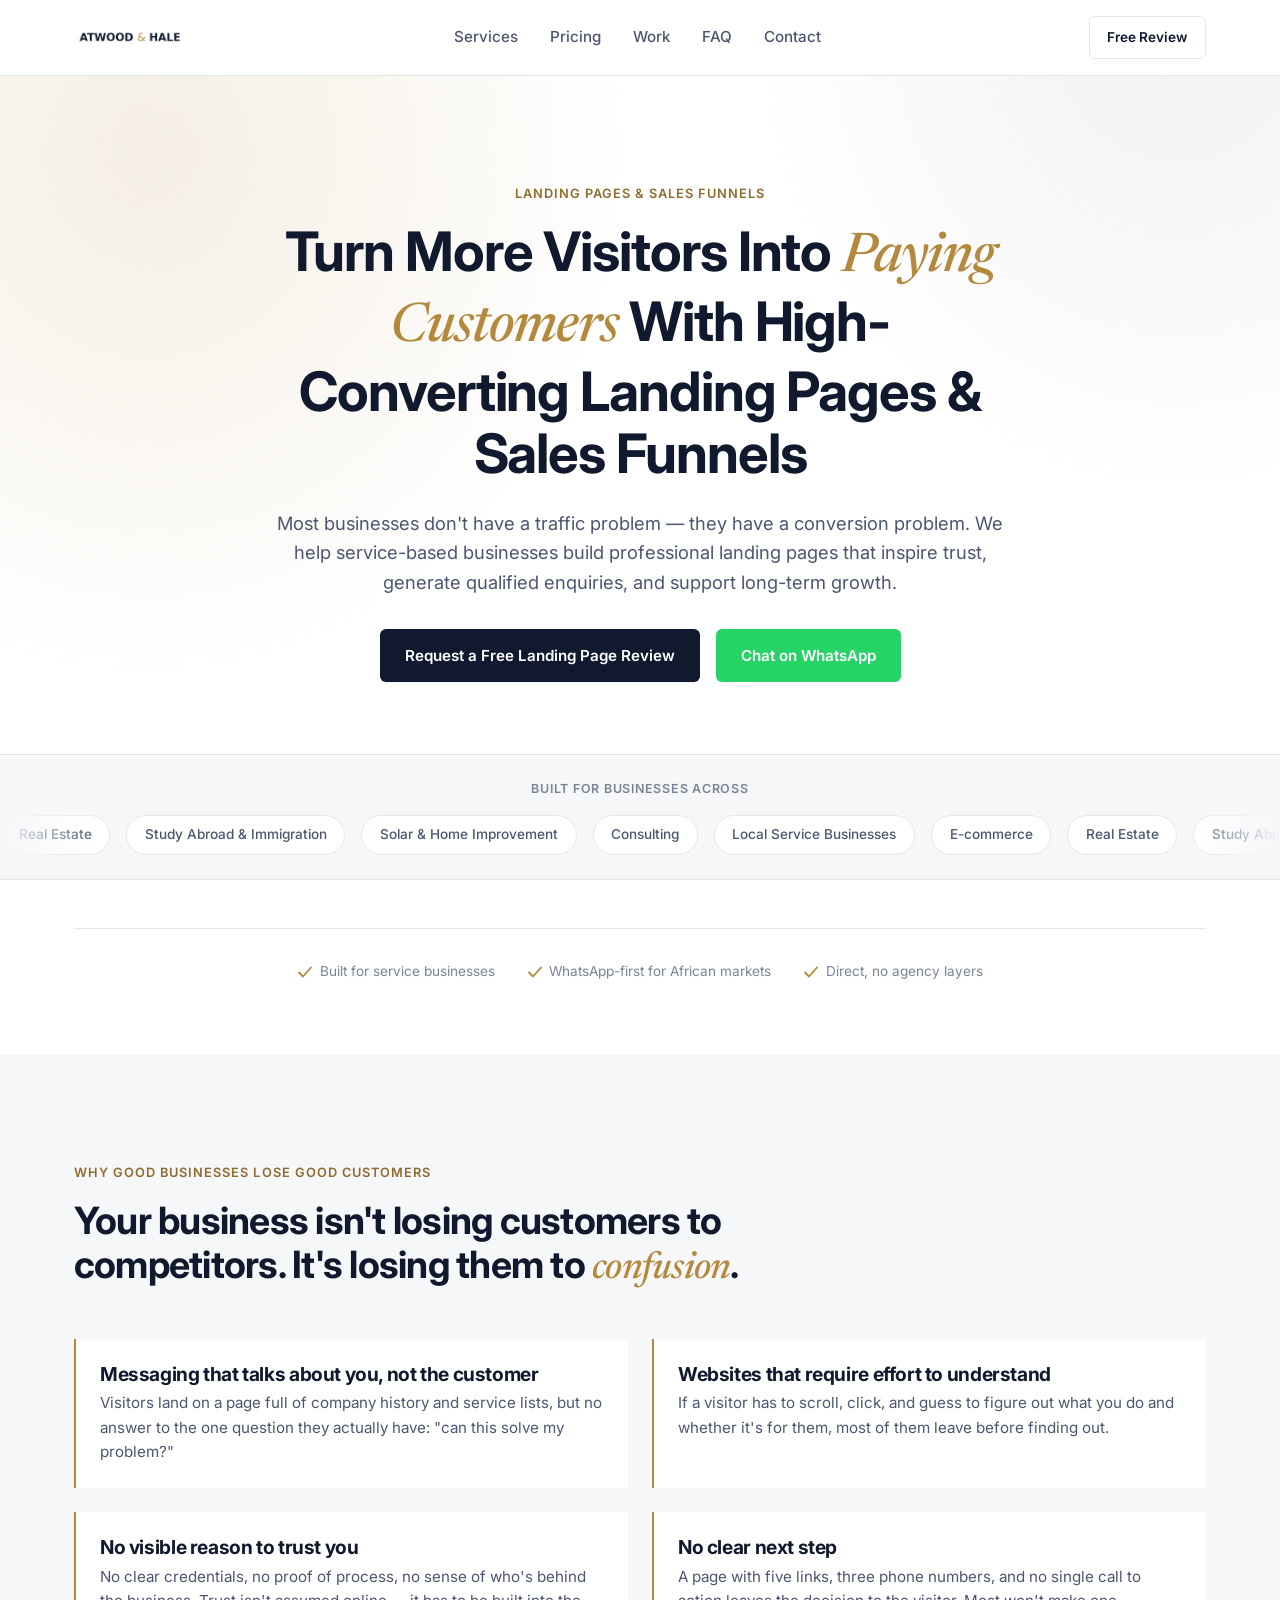
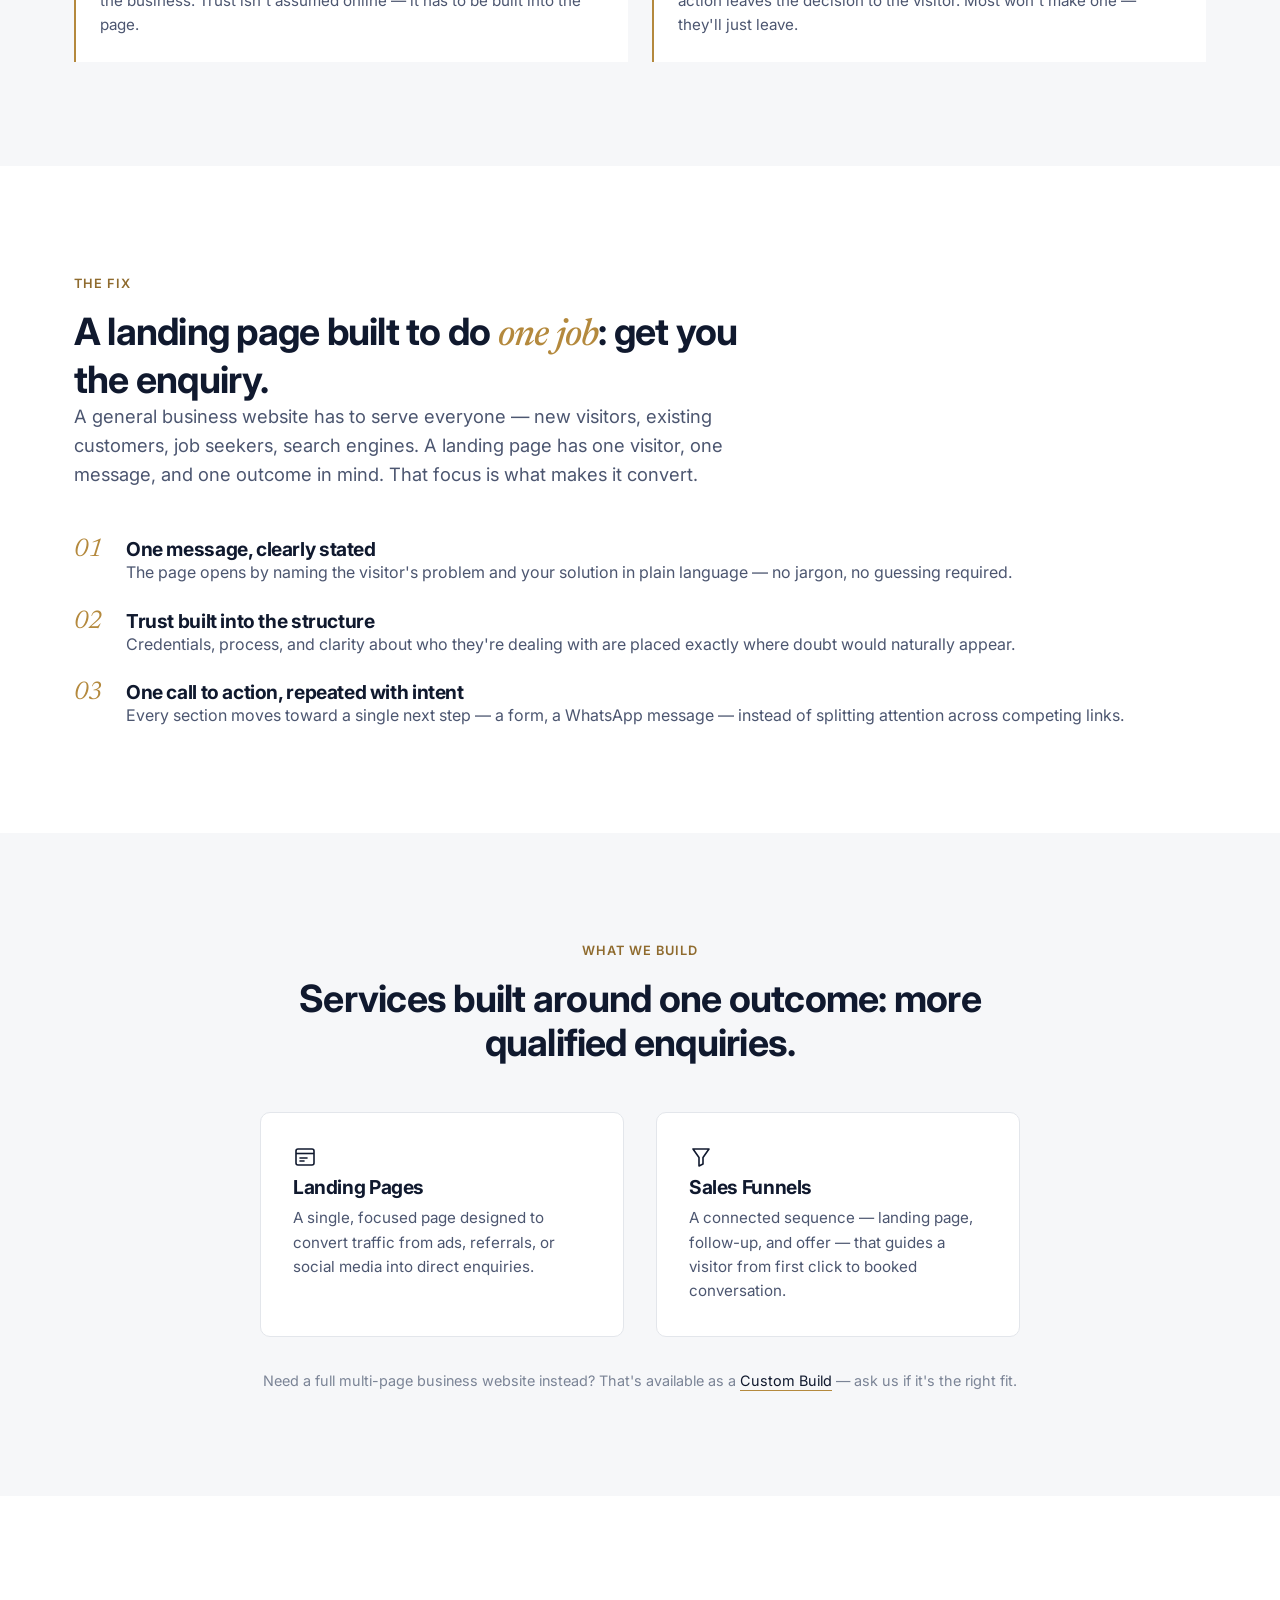
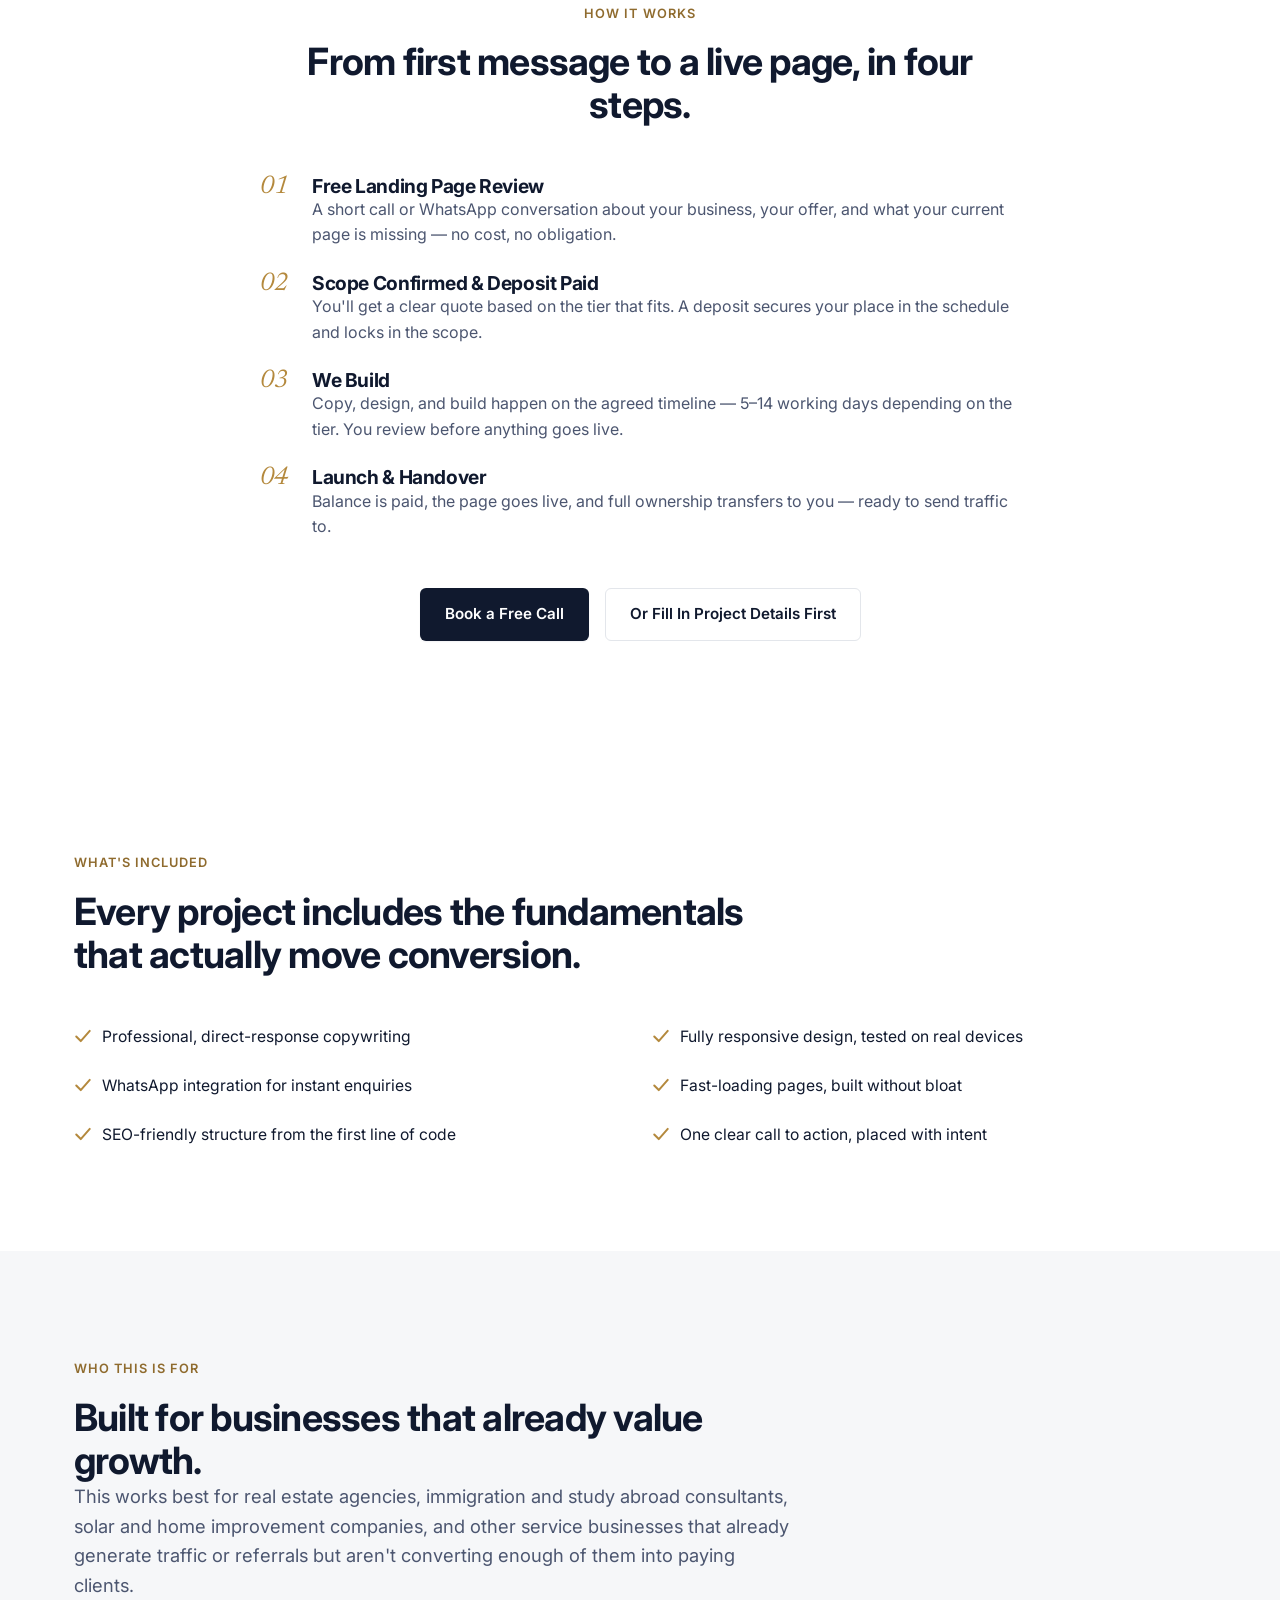
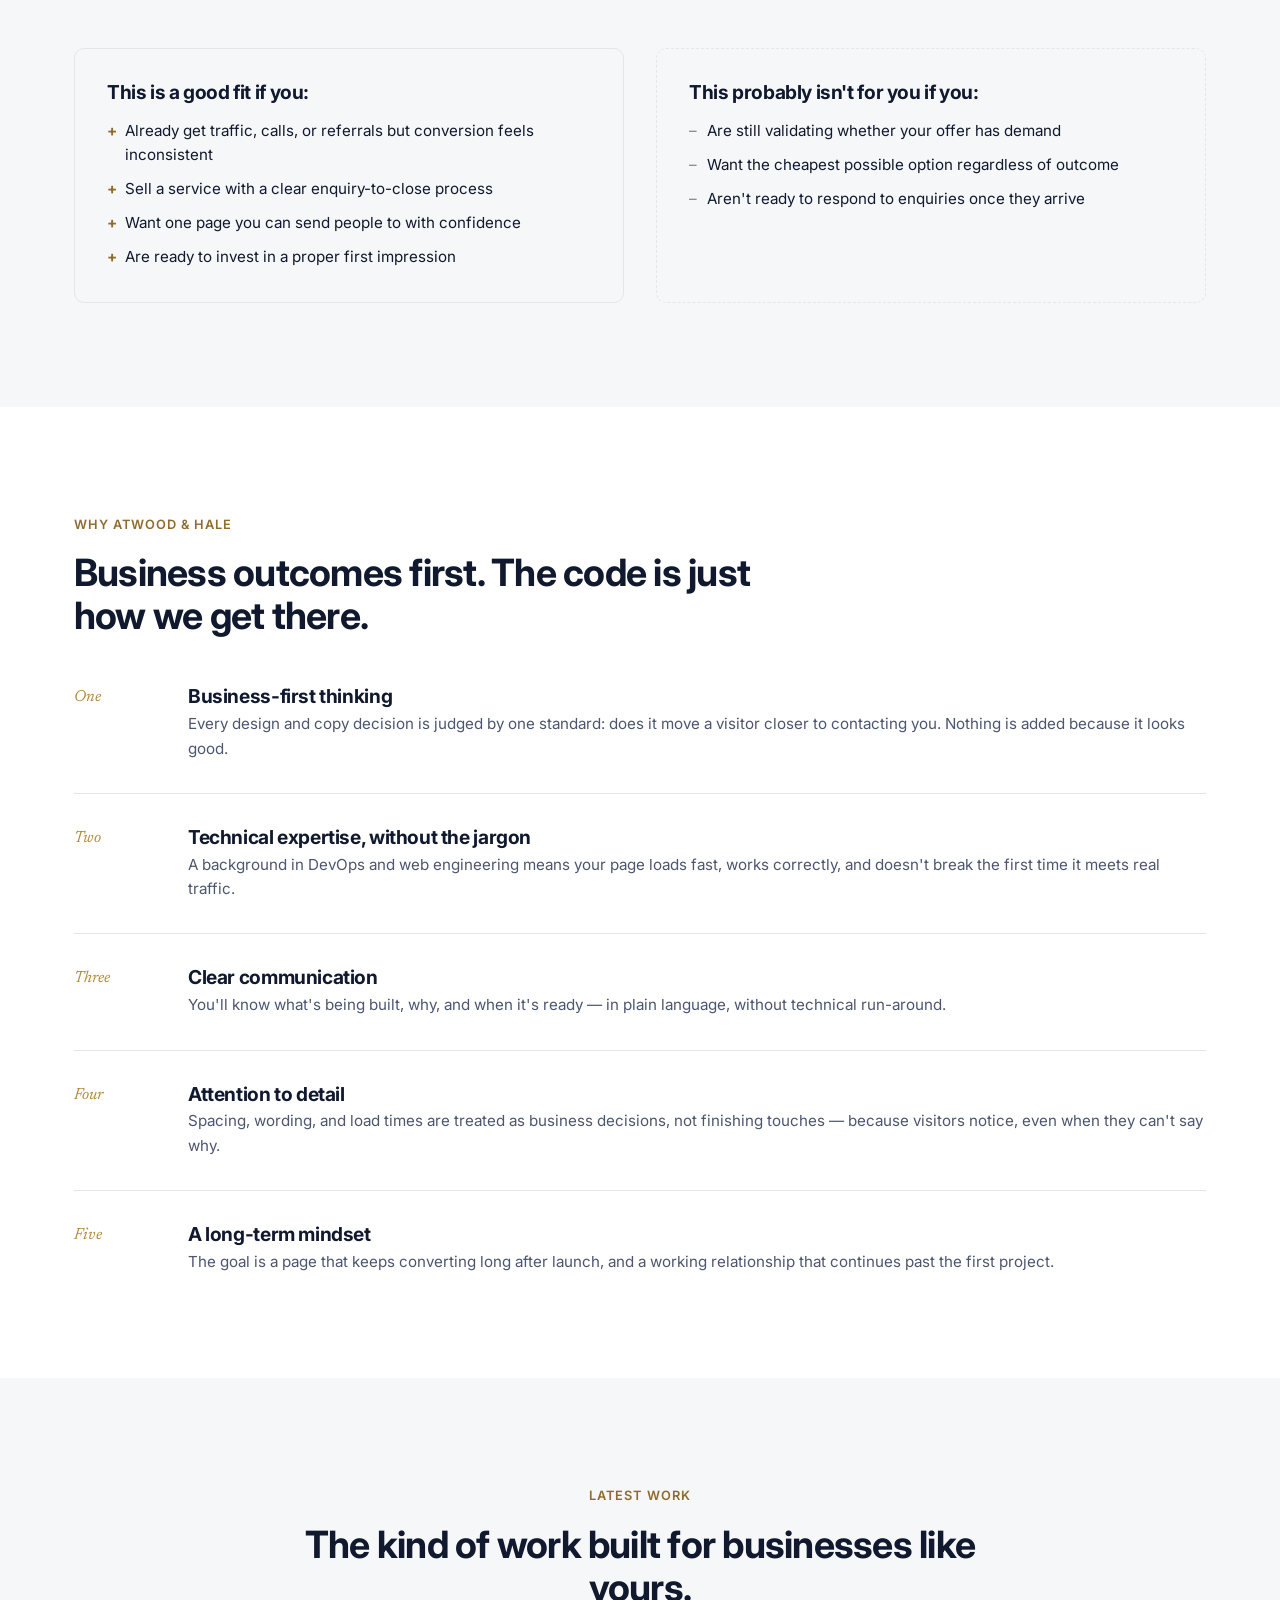
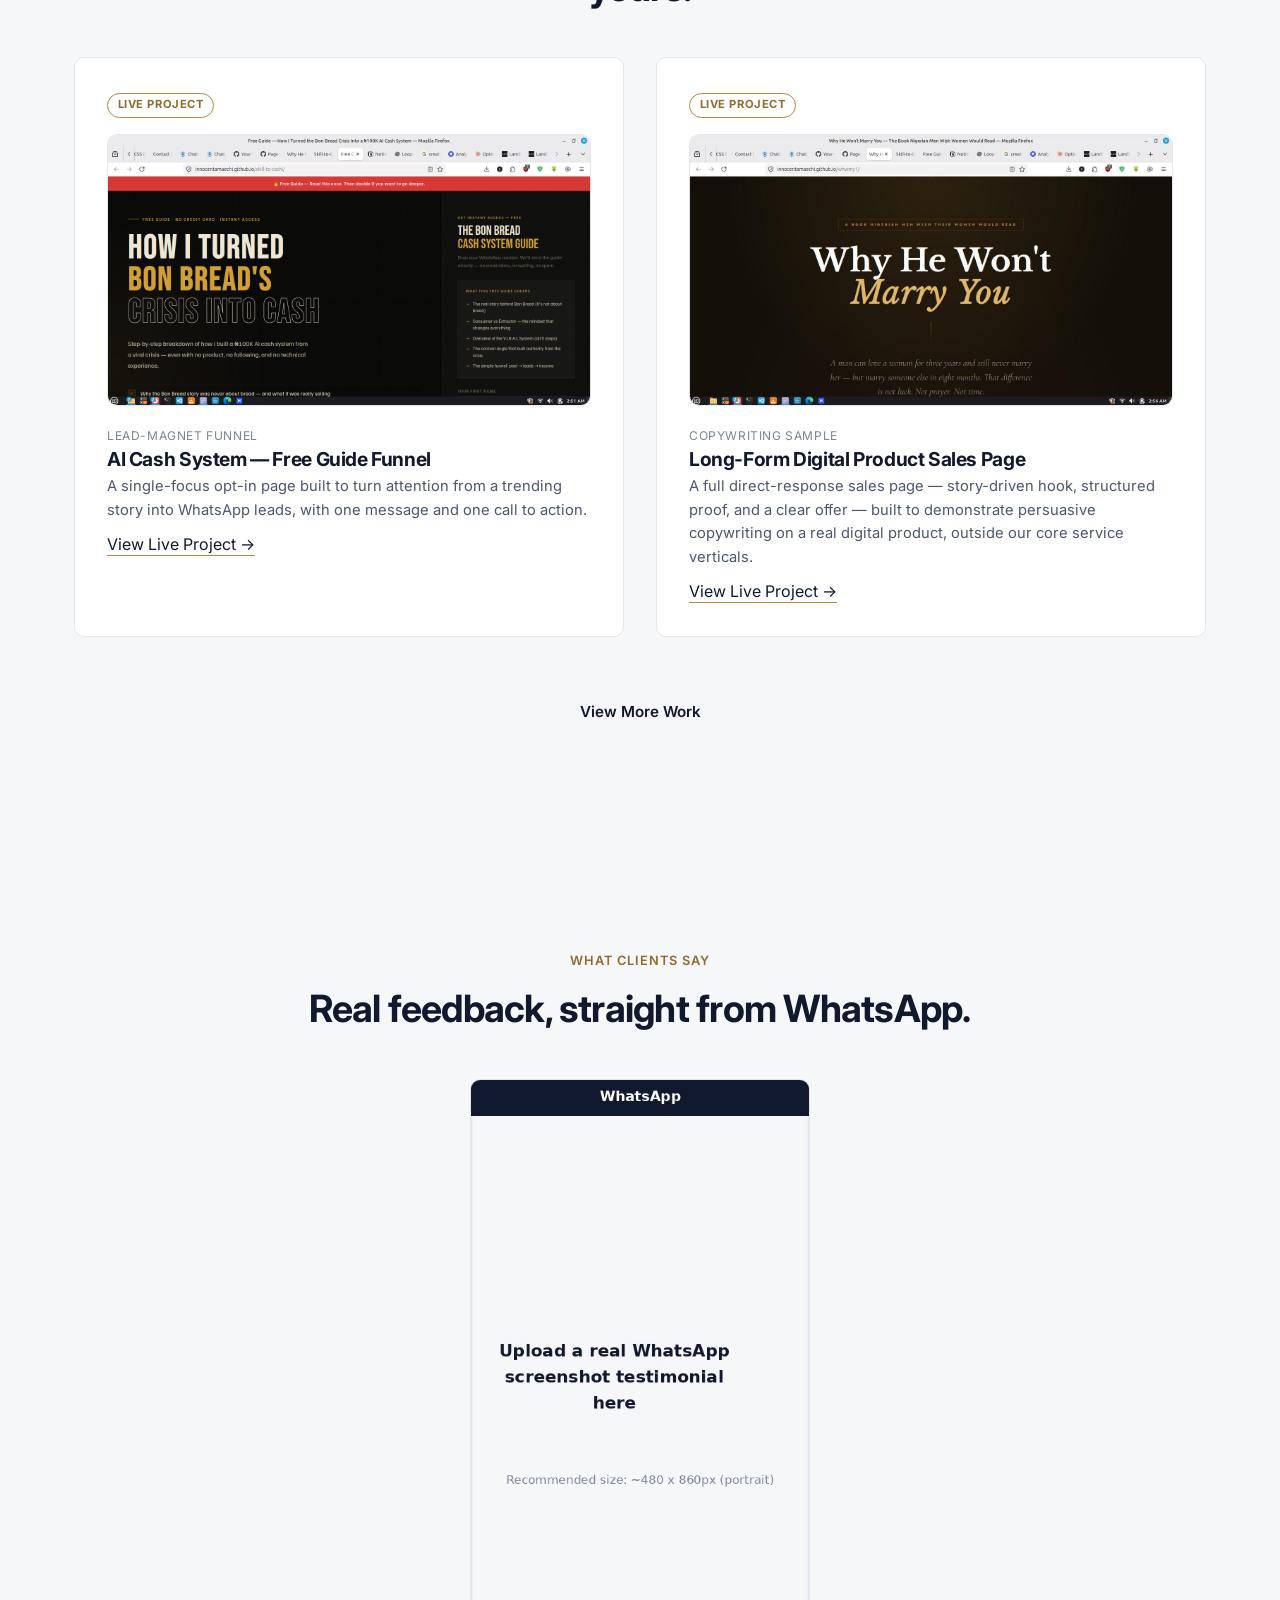
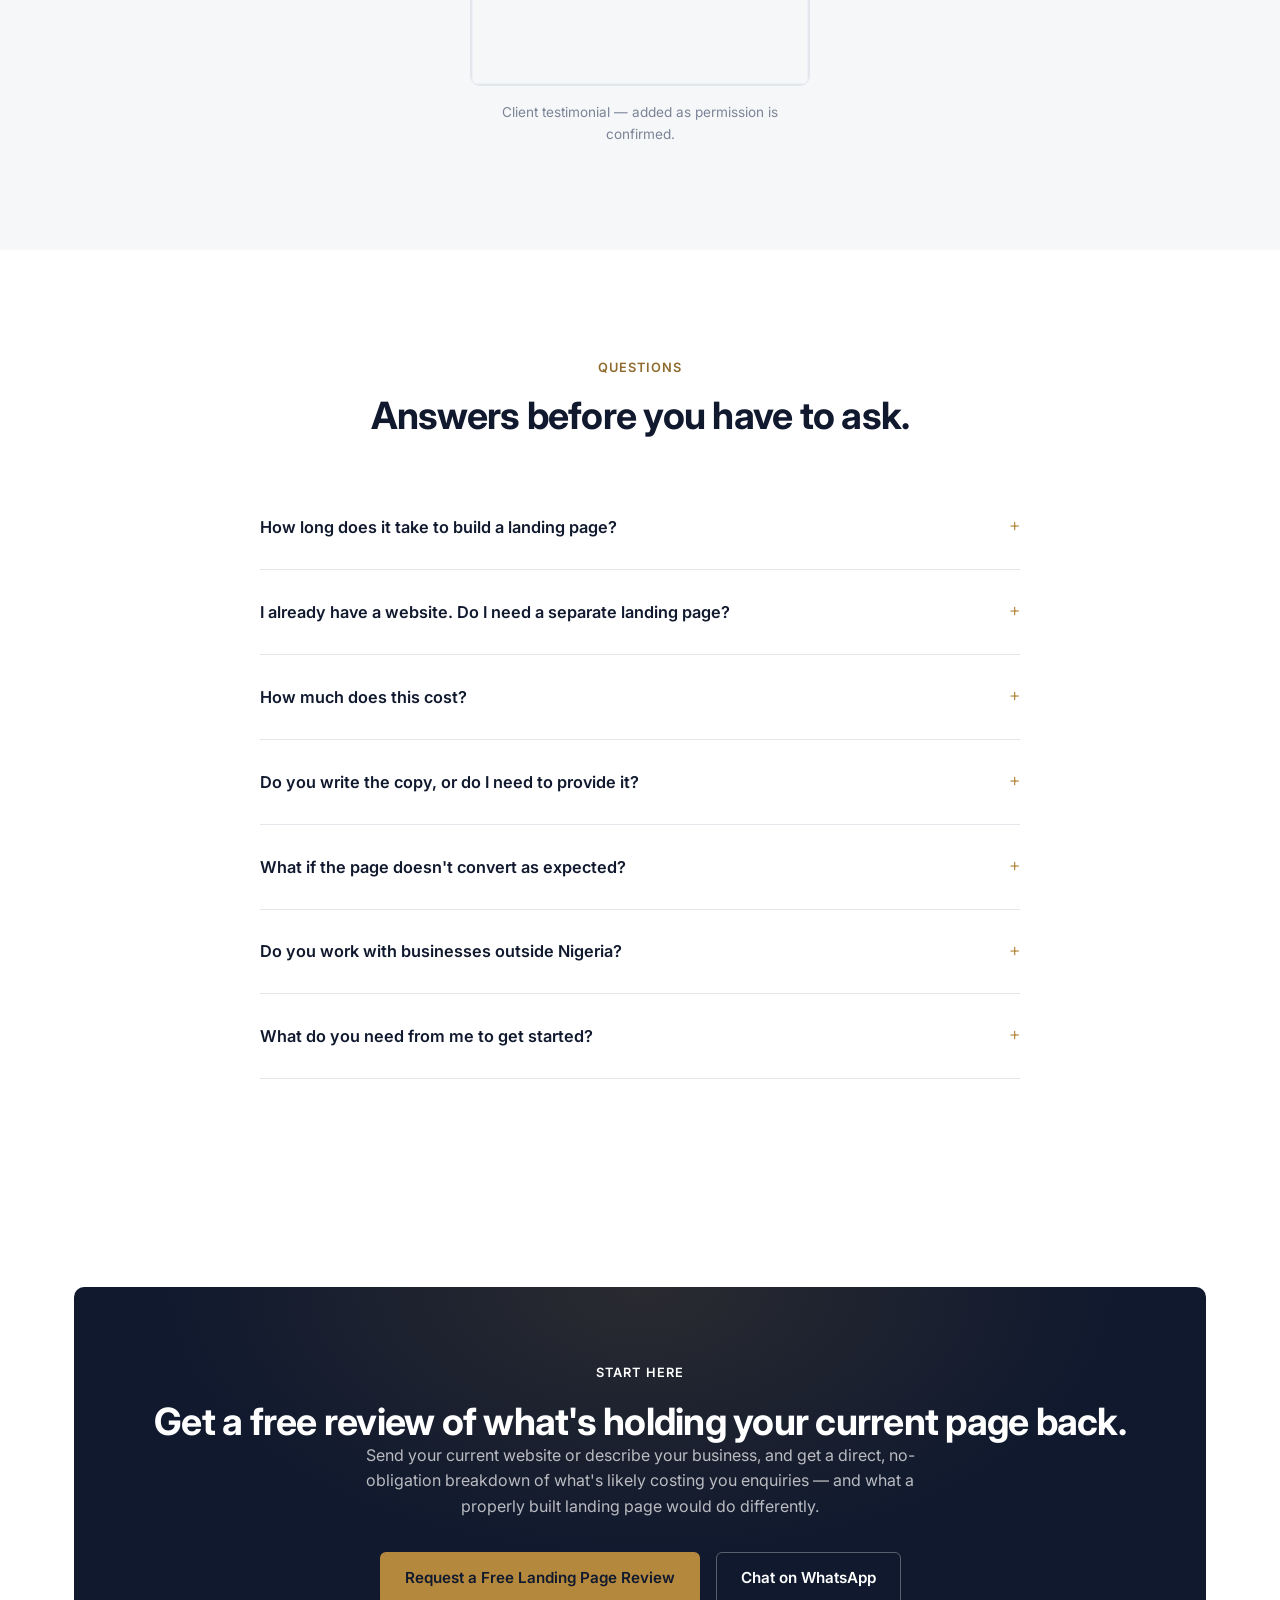
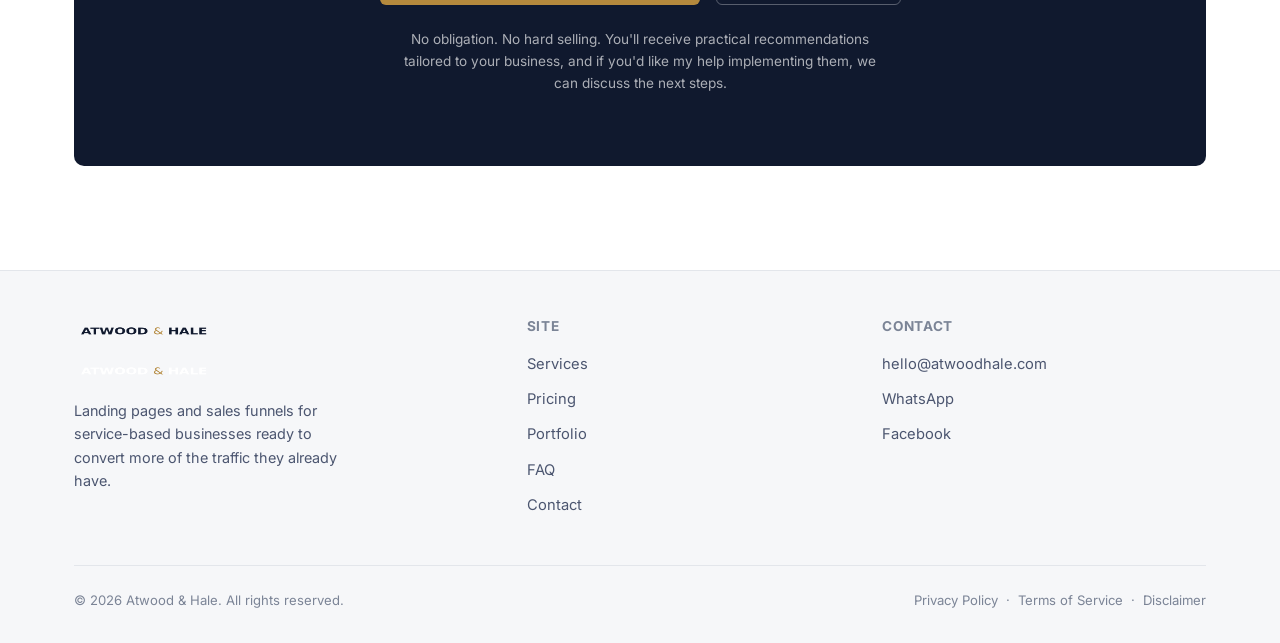
<file: index.html>
<!DOCTYPE html>
<html lang="en">
<head>
  <meta charset="UTF-8">
  <meta name="viewport" content="width=device-width, initial-scale=1.0">
  <title>Landing Pages & Sales Funnels That Convert | Atwood & Hale</title>
  <meta name="description" content="Atwood & Hale builds high-converting landing pages and sales funnels for real estate agencies, immigration consultants, solar companies, and service businesses. Request a free landing page review.">
  <link rel="canonical" href="https://atwoodhale.com/">

  <!-- Open Graph -->
  <meta property="og:type" content="website">
  <meta property="og:site_name" content="Atwood & Hale">
  <meta property="og:title" content="Landing Pages & Sales Funnels That Convert | Atwood & Hale">
  <meta property="og:description" content="Most businesses don't have a traffic problem — they have a conversion problem. We build landing pages that turn visitors into qualified enquiries.">
  <meta property="og:url" content="https://atwoodhale.com/">
  <meta property="og:image" content="https://atwoodhale.com/og-image.jpg">

  <!-- Twitter -->
  <meta name="twitter:card" content="summary_large_image">
  <meta name="twitter:title" content="Landing Pages & Sales Funnels That Convert | Atwood & Hale">
  <meta name="twitter:description" content="High-converting landing pages and sales funnels for growth-minded businesses.">
  <meta name="twitter:image" content="https://atwoodhale.com/og-image.jpg">

  <link rel="icon" href="./favicon.ico" sizes="any">
  <link rel="stylesheet" href="./style.css">
  <link rel="preconnect" href="https://fonts.googleapis.com">
  <link rel="preconnect" href="https://fonts.gstatic.com" crossorigin>
  <link href="https://fonts.googleapis.com/css2?family=Inter:wght@400;500;600;700&family=Newsreader:ital,wght@1,500&display=swap" rel="stylesheet">

  <script type="application/ld+json">
  {
    "@context": "https://schema.org",
    "@type": "ProfessionalService",
    "name": "Atwood & Hale",
    "founder": {
      "@type": "Person",
      "name": "Innocent Amaechi",
      "jobTitle": "Founder & Strategic Partner"
    },
    "description": "Atwood & Hale designs and builds high-converting landing pages, sales funnels, and business websites for service-based businesses, including real estate agencies, immigration and study abroad consultants, and solar and home improvement companies.",
    "url": "https://atwoodhale.com/",
    "logo": "https://atwoodhale.com/logo.png",
    "image": "https://atwoodhale.com/og-image.jpg",
    "email": "hello@atwoodhale.com",
    "telephone": "+2349065013451",
    "sameAs": [
      "https://facebook.com/atwoodhale"
    ],
    "areaServed": "Worldwide",
    "priceRange": "$$"
  }
  </script>

  <!-- ============================================================
       AD TRACKING — add IDs before running paid traffic, then
       uncomment. Keep this identical across every page.
       ============================================================ -->
  
    <!-- Meta Pixel Code -->
    <script>
        !function(f,b,e,v,n,t,s)
        {if(f.fbq)return;n=f.fbq=function(){n.callMethod?
        n.callMethod.apply(n,arguments):n.queue.push(arguments)};
        if(!f._fbq)f._fbq=n;n.push=n;n.loaded=!0;n.version='2.0';
        n.queue=[];t=b.createElement(e);t.async=!0;
        t.src=v;s=b.getElementsByTagName(e)[0];
        s.parentNode.insertBefore(t,s)}(window, document,'script',
        'https://connect.facebook.net/en_US/fbevents.js');
        fbq('init', '1407724268049550');
        fbq('track', 'PageView');
    </script>
    <noscript><img height="1" width="1" style="display:none"
    src="https://www.facebook.com/tr?id=1407724268049550&ev=PageView&noscript=1"
    /></noscript>
    <!-- End Meta Pixel Code -->
  <!--
  <script async src="https://www.googletagmanager.com/gtag/js?id=YOUR_GOOGLE_ADS_ID"></script>
  <script>
    window.dataLayer = window.dataLayer || [];
    function gtag(){dataLayer.push(arguments);}
    gtag('js', new Date());
    gtag('config', 'YOUR_GOOGLE_ADS_ID');
  </script>
  -->
</head>
<body>
  <a class="skip-link" href="#main">Skip to content</a>

  <!-- ============================ HEADER ============================ -->
  <header class="site-header">
    <div class="container nav">
      <a href="https://www.atwoodhale.com" class="nav__brand" aria-label="Atwood & Hale — Home">
        <img class="logo-light" src="./logo.png" alt="Atwood & Hale" width="150" height="38">
        <img class="logo-dark" src="./logo-light.png" alt="Atwood & Hale" width="150" height="38">
      </a>
      <nav class="nav__links" aria-label="Primary">
        <a href="#services">Services</a>
        <a href="./pricing.html">Pricing</a>
        <a href="./portfolio.html">Work</a>
        <a href="#faq">FAQ</a>
        <a href="./contact.html">Contact</a>
      </nav>
      <div class="nav__cta">
        <a href="./contact.html" class="btn btn--secondary btn--sm">Free Review</a>
        <button class="nav__toggle" aria-label="Open menu" aria-expanded="false" id="navToggle">
          <span></span><span></span><span></span>
        </button>
      </div>
    </div>
  </header>

  <main id="main">

    <!-- ============================ HERO ============================ -->
    <section class="hero">
      <div class="container hero__content hero__content--centered">
        <span class="eyebrow">Landing Pages &amp; Sales Funnels</span>
        <h1>Turn More Visitors Into <span class="accent">Paying Customers</span> With High-Converting Landing Pages &amp; Sales Funnels</h1>
        <p class="lede" style="margin-inline:auto;">Most businesses don't have a traffic problem — they have a conversion problem. We help service-based businesses build professional landing pages that inspire trust, generate qualified enquiries, and support long-term growth.</p>
        <div class="hero__actions hero__actions--centered">
          <a href="./contact.html" class="btn btn--primary">Request a Free Landing Page Review</a>
          <a href="https://wa.me/2349065013451?text=Hi%20Atwood%20%26%20Hale%2C%20I%27d%20like%20to%20talk%20about%20a%20landing%20page%20for%20my%20business." class="btn btn--whatsapp" target="_blank" rel="noopener">
            Chat on WhatsApp
          </a>
        </div>
      </div>

      <!-- Trusted-industries marquee — animated strip, mirrors the "trusted by" motion
           pattern without fabricating client logos we don't have permission to use. -->
      <div class="trust-marquee" aria-label="Industries we build for">
        <p class="trust-marquee__label">Built for businesses across</p>
        <div class="trust-marquee__track">
          <div class="trust-marquee__group">
            <span class="trust-pill">Real Estate</span>
            <span class="trust-pill">Study Abroad &amp; Immigration</span>
            <span class="trust-pill">Solar &amp; Home Improvement</span>
            <span class="trust-pill">Consulting</span>
            <span class="trust-pill">Local Service Businesses</span>
            <span class="trust-pill">E-commerce</span>
          </div>
          <div class="trust-marquee__group" aria-hidden="true">
            <span class="trust-pill">Real Estate</span>
            <span class="trust-pill">Study Abroad &amp; Immigration</span>
            <span class="trust-pill">Solar &amp; Home Improvement</span>
            <span class="trust-pill">Consulting</span>
            <span class="trust-pill">Local Service Businesses</span>
            <span class="trust-pill">E-commerce</span>
          </div>
        </div>
      </div>

      <div class="container">
        <div class="hero__trust hero__trust--centered">
          <span class="hero__trust-item"><svg width="16" height="16" viewBox="0 0 16 16" fill="none"><path d="M2 8.5L6 12.5L14 3.5" stroke="currentColor" stroke-width="1.8" stroke-linecap="round" stroke-linejoin="round"/></svg> Built for service businesses</span>
          <span class="hero__trust-item"><svg width="16" height="16" viewBox="0 0 16 16" fill="none"><path d="M2 8.5L6 12.5L14 3.5" stroke="currentColor" stroke-width="1.8" stroke-linecap="round" stroke-linejoin="round"/></svg> WhatsApp-first for African markets</span>
          <span class="hero__trust-item"><svg width="16" height="16" viewBox="0 0 16 16" fill="none"><path d="M2 8.5L6 12.5L14 3.5" stroke="currentColor" stroke-width="1.8" stroke-linecap="round" stroke-linejoin="round"/></svg> Direct, no agency layers</span>
        </div>
      </div>
    </section>


    <!-- ============================ PROBLEM ============================ -->
    <section class="section section--alt" id="problem">
      <div class="container">
        <div class="section-head">
          <span class="eyebrow">Why Good Businesses Lose Good Customers</span>
          <h2>Your business isn't losing customers to competitors. It's losing them to <span class="accent">confusion</span>.</h2>
        </div>
        <div class="problem-list">
          <div class="problem-item">
            <h3>Messaging that talks about you, not the customer</h3>
            <p>Visitors land on a page full of company history and service lists, but no answer to the one question they actually have: "can this solve my problem?"</p>
          </div>
          <div class="problem-item">
            <h3>Websites that require effort to understand</h3>
            <p>If a visitor has to scroll, click, and guess to figure out what you do and whether it's for them, most of them leave before finding out.</p>
          </div>
          <div class="problem-item">
            <h3>No visible reason to trust you</h3>
            <p>No clear credentials, no proof of process, no sense of who's behind the business. Trust isn't assumed online — it has to be built into the page.</p>
          </div>
          <div class="problem-item">
            <h3>No clear next step</h3>
            <p>A page with five links, three phone numbers, and no single call to action leaves the decision to the visitor. Most won't make one — they'll just leave.</p>
          </div>
        </div>
      </div>
    </section>

    <!-- ============================ SOLUTION ============================ -->
    <section class="section" id="solution">
      <div class="container">
        <div class="section-head">
          <span class="eyebrow">The Fix</span>
          <h2>A landing page built to do <span class="accent">one job</span>: get you the enquiry.</h2>
          <p class="lede">A general business website has to serve everyone — new visitors, existing customers, job seekers, search engines. A landing page has one visitor, one message, and one outcome in mind. That focus is what makes it convert.</p>
        </div>
        <div class="solution-points">
          <div class="solution-point">
            <span class="solution-point__num">01</span>
            <div>
              <h3>One message, clearly stated</h3>
              <p>The page opens by naming the visitor's problem and your solution in plain language — no jargon, no guessing required.</p>
            </div>
          </div>
          <div class="solution-point">
            <span class="solution-point__num">02</span>
            <div>
              <h3>Trust built into the structure</h3>
              <p>Credentials, process, and clarity about who they're dealing with are placed exactly where doubt would naturally appear.</p>
            </div>
          </div>
          <div class="solution-point">
            <span class="solution-point__num">03</span>
            <div>
              <h3>One call to action, repeated with intent</h3>
              <p>Every section moves toward a single next step — a form, a WhatsApp message — instead of splitting attention across competing links.</p>
            </div>
          </div>
        </div>
      </div>
    </section>

    <!-- ============================ SERVICES ============================ -->
    <section class="section section--alt" id="services">
      <div class="container">
        <div class="section-head section-head--center">
          <span class="eyebrow">What We Build</span>
          <h2>Services built around one outcome: more qualified enquiries.</h2>
        </div>
        <div class="grid grid--2" style="max-width:760px; margin-inline:auto;">
          <div class="card service-card">
            <span class="service-icon" aria-hidden="true">
              <svg width="24" height="24" viewBox="0 0 24 24" fill="none"><rect x="3" y="4" width="18" height="16" rx="2" stroke="currentColor" stroke-width="1.6"/><path d="M3 8.5H21" stroke="currentColor" stroke-width="1.6"/><path d="M7 13H14" stroke="currentColor" stroke-width="1.6" stroke-linecap="round"/><path d="M7 16H11" stroke="currentColor" stroke-width="1.6" stroke-linecap="round"/></svg>
            </span>
            <h3>Landing Pages</h3>
            <p>A single, focused page designed to convert traffic from ads, referrals, or social media into direct enquiries.</p>
          </div>
          <div class="card service-card">
            <span class="service-icon" aria-hidden="true">
              <svg width="24" height="24" viewBox="0 0 24 24" fill="none"><path d="M4 4H20L14 12.5V19L10 21V12.5L4 4Z" stroke="currentColor" stroke-width="1.6" stroke-linejoin="round"/></svg>
            </span>
            <h3>Sales Funnels</h3>
            <p>A connected sequence — landing page, follow-up, and offer — that guides a visitor from first click to booked conversation.</p>
          </div>
        </div>
        <p class="portfolio-note">Need a full multi-page business website instead? That's available as a <a class="link" href="./pricing.html#pricing-tiers">Custom Build</a> — ask us if it's the right fit.</p>
      </div>
    </section>

    <!-- ============================ HOW IT WORKS ============================ -->
    <section class="section" id="how-it-works">
      <div class="container">
        <div class="section-head section-head--center">
          <span class="eyebrow">How It Works</span>
          <h2>From first message to a live page, in four steps.</h2>
        </div>
        <div class="solution-points" style="max-width:760px; margin-inline:auto;">
          <div class="solution-point">
            <span class="solution-point__num">01</span>
            <div>
              <h3>Free Landing Page Review</h3>
              <p>A short call or WhatsApp conversation about your business, your offer, and what your current page is missing — no cost, no obligation.</p>
            </div>
          </div>
          <div class="solution-point">
            <span class="solution-point__num">02</span>
            <div>
              <h3>Scope Confirmed &amp; Deposit Paid</h3>
              <p>You'll get a clear quote based on the tier that fits. A deposit secures your place in the schedule and locks in the scope.</p>
            </div>
          </div>
          <div class="solution-point">
            <span class="solution-point__num">03</span>
            <div>
              <h3>We Build</h3>
              <p>Copy, design, and build happen on the agreed timeline — 5&ndash;14 working days depending on the tier. You review before anything goes live.</p>
            </div>
          </div>
          <div class="solution-point">
            <span class="solution-point__num">04</span>
            <div>
              <h3>Launch &amp; Handover</h3>
              <p>Balance is paid, the page goes live, and full ownership transfers to you — ready to send traffic to.</p>
            </div>
          </div>
        </div>
        <div class="hero__actions hero__actions--centered" style="margin-top:var(--space-5);">
          <a href="https://wa.me/2349065013451?text=Hi%20Atwood%20%26%20Hale%2C%20I%27d%20like%20to%20book%20a%20free%20landing%20page%20review%20call.%20Please%20share%20your%20available%20times." class="btn btn--primary" target="_blank" rel="noopener">Book a Free Call</a>
          <a href="./contact.html" class="btn btn--secondary">Or Fill In Project Details First</a>
        </div>
      </div>
    </section>

    <!-- ============================ WHAT YOU GET ============================ -->
    <section class="section" id="what-you-get">
      <div class="container">
        <div class="section-head">
          <span class="eyebrow">What's Included</span>
          <h2>Every project includes the fundamentals that actually move conversion.</h2>
        </div>
        <ul class="checklist">
          <li><svg width="18" height="18" viewBox="0 0 16 16" fill="none"><path d="M2 8.5L6 12.5L14 3.5" stroke="currentColor" stroke-width="1.8" stroke-linecap="round" stroke-linejoin="round"/></svg> Professional, direct-response copywriting</li>
          <li><svg width="18" height="18" viewBox="0 0 16 16" fill="none"><path d="M2 8.5L6 12.5L14 3.5" stroke="currentColor" stroke-width="1.8" stroke-linecap="round" stroke-linejoin="round"/></svg> Fully responsive design, tested on real devices</li>
          <li><svg width="18" height="18" viewBox="0 0 16 16" fill="none"><path d="M2 8.5L6 12.5L14 3.5" stroke="currentColor" stroke-width="1.8" stroke-linecap="round" stroke-linejoin="round"/></svg> WhatsApp integration for instant enquiries</li>
          <li><svg width="18" height="18" viewBox="0 0 16 16" fill="none"><path d="M2 8.5L6 12.5L14 3.5" stroke="currentColor" stroke-width="1.8" stroke-linecap="round" stroke-linejoin="round"/></svg> Fast-loading pages, built without bloat</li>
          <li><svg width="18" height="18" viewBox="0 0 16 16" fill="none"><path d="M2 8.5L6 12.5L14 3.5" stroke="currentColor" stroke-width="1.8" stroke-linecap="round" stroke-linejoin="round"/></svg> SEO-friendly structure from the first line of code</li>
          <li><svg width="18" height="18" viewBox="0 0 16 16" fill="none"><path d="M2 8.5L6 12.5L14 3.5" stroke="currentColor" stroke-width="1.8" stroke-linecap="round" stroke-linejoin="round"/></svg> One clear call to action, placed with intent</li>
        </ul>
      </div>
    </section>

    <!-- ============================ WHO THIS IS FOR ============================ -->
    <section class="section section--alt" id="who-this-is-for">
      <div class="container">
        <div class="section-head">
          <span class="eyebrow">Who This Is For</span>
          <h2>Built for businesses that already value growth.</h2>
          <p class="lede">This works best for real estate agencies, immigration and study abroad consultants, solar and home improvement companies, and other service businesses that already generate traffic or referrals but aren't converting enough of them into paying clients.</p>
        </div>
        <div class="qualify-grid">
          <div class="qualify-card qualify-card--yes">
            <h3>This is a good fit if you:</h3>
            <ul>
              <li>Already get traffic, calls, or referrals but conversion feels inconsistent</li>
              <li>Sell a service with a clear enquiry-to-close process</li>
              <li>Want one page you can send people to with confidence</li>
              <li>Are ready to invest in a proper first impression</li>
            </ul>
          </div>
          <div class="qualify-card qualify-card--no">
            <h3>This probably isn't for you if you:</h3>
            <ul>
              <li>Are still validating whether your offer has demand</li>
              <li>Want the cheapest possible option regardless of outcome</li>
              <li>Aren't ready to respond to enquiries once they arrive</li>
            </ul>
          </div>
        </div>
      </div>
    </section>

    <!-- ============================ WHY WORK WITH ME ============================ -->
    <section class="section" id="why">
      <div class="container">
        <div class="section-head">
          <span class="eyebrow">Why Atwood &amp; Hale</span>
          <h2>Business outcomes first. The code is just how we get there.</h2>
        </div>
        <div class="reasons">
          <div class="reason">
            <span class="reason__label">One</span>
            <div>
              <h3>Business-first thinking</h3>
              <p>Every design and copy decision is judged by one standard: does it move a visitor closer to contacting you. Nothing is added because it looks good.</p>
            </div>
          </div>
          <div class="reason">
            <span class="reason__label">Two</span>
            <div>
              <h3>Technical expertise, without the jargon</h3>
              <p>A background in DevOps and web engineering means your page loads fast, works correctly, and doesn't break the first time it meets real traffic.</p>
            </div>
          </div>
          <div class="reason">
            <span class="reason__label">Three</span>
            <div>
              <h3>Clear communication</h3>
              <p>You'll know what's being built, why, and when it's ready — in plain language, without technical run-around.</p>
            </div>
          </div>
          <div class="reason">
            <span class="reason__label">Four</span>
            <div>
              <h3>Attention to detail</h3>
              <p>Spacing, wording, and load times are treated as business decisions, not finishing touches — because visitors notice, even when they can't say why.</p>
            </div>
          </div>
          <div class="reason">
            <span class="reason__label">Five</span>
            <div>
              <h3>A long-term mindset</h3>
              <p>The goal is a page that keeps converting long after launch, and a working relationship that continues past the first project.</p>
            </div>
          </div>
        </div>
      </div>
    </section>

    <!-- ============================ PORTFOLIO ============================ -->
    <section class="section section--alt" id="work">
      <div class="container">
        <div class="section-head section-head--center">
          <span class="eyebrow">Latest Work</span>
          <h2>The kind of work built for businesses like yours.</h2>
        </div>
        <div class="grid grid--2">
          <div class="card work-card">
            <span class="card__badge">Live Project</span>
            <figure><img src="./work-4.jpg" alt="Preview of the Skill-to-Cash AI lead-magnet funnel, a live project" width="800" height="600" loading="lazy"></figure>
            <span class="work-card__tag">Lead-Magnet Funnel</span>
            <h3>AI Cash System — Free Guide Funnel</h3>
            <p>A single-focus opt-in page built to turn attention from a trending story into WhatsApp leads, with one message and one call to action.</p>
            <a href="https://innocentamaechi.github.io/skill-to-cashl/" class="link" target="_blank" rel="noopener">View Live Project &rarr;</a>
          </div>
          <div class="card work-card">
            <span class="card__badge">Live Project</span>
            <figure><img src="./work-5.jpg" alt="Preview of a long-form direct-response sales page, a live project" width="800" height="600" loading="lazy"></figure>
            <span class="work-card__tag">Copywriting Sample</span>
            <h3>Long-Form Digital Product Sales Page</h3>
            <p>A full direct-response sales page — story-driven hook, structured proof, and a clear offer — built to demonstrate persuasive copywriting on a real digital product, outside our core service verticals.</p>
            <a href="https://innocentamaechi.github.io/whwmy1/" class="link" target="_blank" rel="noopener">View Live Project &rarr;</a>
          </div>
        </div>
        <div style="text-align:center; margin-top:var(--space-5);">
          <a href="./portfolio.html" class="btn btn--accent">View More Work</a>
        </div>
      </div>
    </section>

    <!-- ============================ TESTIMONIAL ============================ -->
    <!-- TODO: Replace testimonial-placeholder.jpg with a real WhatsApp screenshot
         from a client. Recommended size: ~480x860px (portrait, phone-screenshot
         ratio). Update the caption below with the client's first name and
         business once you have permission to share it. -->
    <section class="section section--alt" id="testimonials">
      <div class="container">
        <div class="section-head section-head--center">
          <span class="eyebrow">What Clients Say</span>
          <h2>Real feedback, straight from WhatsApp.</h2>
        </div>
        <div style="max-width:340px; margin-inline:auto;">
          <figure style="margin:0;">
            <img src="./testimonial-placeholder.jpg" alt="Placeholder for a client WhatsApp testimonial screenshot" width="480" height="860" style="border-radius:var(--radius-md); border:1px solid var(--color-border); width:100%; height:auto;">
            <figcaption style="text-align:center; font-size:0.85rem; color:var(--color-ink-faint); margin-top:var(--space-2);">Client testimonial — added as permission is confirmed.</figcaption>
          </figure>
        </div>
      </div>
    </section>

    <!-- ============================ FAQ ============================ -->
    <section class="section" id="faq">
      <div class="container">
        <div class="section-head section-head--center">
          <span class="eyebrow">Questions</span>
          <h2>Answers before you have to ask.</h2>
        </div>
        <div class="faq">
          <details class="faq-item">
            <summary>How long does it take to build a landing page?</summary>
            <p>Most single landing pages are completed within 5–10 working days from when copy direction and any required assets are confirmed. Full sales funnels and multi-page websites take longer — you'll get a specific timeline after the free review.</p>
          </details>
          <details class="faq-item">
            <summary>I already have a website. Do I need a separate landing page?</summary>
            <p>Usually, yes. A general website has to serve many purposes at once, which dilutes its ability to convert any single type of visitor. A landing page is built for one traffic source and one action — which is why it typically converts at a higher rate.</p>
          </details>
          <details class="faq-item">
            <summary>How much does this cost?</summary>
            <p>Pricing depends on scope — a single landing page, a full funnel, and a business website are priced differently. You'll get a clear, specific quote after a short conversation about your goals, not a generic price list.</p>
          </details>
          <details class="faq-item">
            <summary>Do you write the copy, or do I need to provide it?</summary>
            <p>Copy is included. You'll be asked structured questions about your business, offer, and customers, and the page will be written from that — you're welcome to provide existing copy as a starting point if you prefer.</p>
          </details>
          <details class="faq-item">
            <summary>What if the page doesn't convert as expected?</summary>
            <p>No one can guarantee a specific conversion rate — anyone who does is not being straight with you. What's guaranteed is a page built on proven structure and clear messaging, with the option to review and adjust based on real performance once it's live.</p>
          </details>
          <details class="faq-item">
            <summary>Do you work with businesses outside Nigeria?</summary>
            <p>Yes. The process is fully remote and works well with clients across Africa and internationally — communication happens over WhatsApp, email, and video call as needed.</p>
          </details>
          <details class="faq-item">
            <summary>What do you need from me to get started?</summary>
            <p>A short description of your business and offer, your target customer, and any existing branding or content you'd like used. Everything else is covered during the free landing page review.</p>
          </details>
        </div>
      </div>
    </section>

    <!-- ============================ FINAL CTA ============================ -->
    <section class="section" id="final-cta">
      <div class="container">
        <div class="final-cta">
          <span class="eyebrow">Start Here</span>
          <h2>Get a free review of what's holding your current page back.</h2>
          <p>Send your current website or describe your business, and get a direct, no-obligation breakdown of what's likely costing you enquiries — and what a properly built landing page would do differently.</p>
          <div class="hero__actions">
            <a href="./contact.html" class="btn btn--primary">Request a Free Landing Page Review</a>
            <a href="https://wa.me/2349065013451?text=Hi%20Atwood%20%26%20Hale%2C%20I%27d%20like%20to%20talk%20about%20a%20landing%20page%20for%20my%20business." class="btn btn--secondary" target="_blank" rel="noopener">Chat on WhatsApp</a>
          </div>
          <p style="font-size:0.85rem; color:color-mix(in srgb, var(--color-bg) 65%, transparent); margin-top:var(--space-3);">No obligation. No hard selling. You'll receive practical recommendations tailored to your business, and if you'd like my help implementing them, we can discuss the next steps.</p>
        </div>
      </div>
    </section>

  </main>

  <!-- ============================ FOOTER ============================ -->
  <footer class="site-footer">
    <div class="container">
      <div class="footer-grid">
        <div class="footer-brand">
          <img class="logo-light" src="./logo.png" alt="Atwood & Hale" width="140" height="35">
          <img class="logo-dark" src="./logo-light.png" alt="Atwood & Hale" width="140" height="35">
          <p>Landing pages and sales funnels for service-based businesses ready to convert more of the traffic they already have.</p>
        </div>
        <div class="footer-col">
          <h4>Site</h4>
          <ul>
            <li><a href="./index.html#services">Services</a></li>
            <li><a href="./pricing.html">Pricing</a></li>
            <li><a href="./portfolio.html">Portfolio</a></li>
            <li><a href="./index.html#faq">FAQ</a></li>
            <li><a href="./contact.html">Contact</a></li>
          </ul>
        </div>
        <div class="footer-col">
          <h4>Contact</h4>
          <ul>
            <li><a href="mailto:hello@atwoodhale.com">hello@atwoodhale.com</a></li>
            <li><a href="https://wa.me/2349065013451" target="_blank" rel="noopener">WhatsApp</a></li>
            <li><a href="https://facebook.com/atwoodhale" target="_blank" rel="noopener">Facebook</a></li>
          </ul>
        </div>
      </div>
      <div class="footer-bottom">
        <span>&copy; <span id="year">2026</span> Atwood &amp; Hale. All rights reserved.</span>
        <span><a href="./privacy-policy.html">Privacy Policy</a> &nbsp;&middot;&nbsp; <a href="./terms.html">Terms of Service</a> &nbsp;&middot;&nbsp; <a href="./disclaimer.html">Disclaimer</a></span>
      </div>
    </div>
  </footer>

  <script src="./script.js"></script>
</body>
</html>
</file>
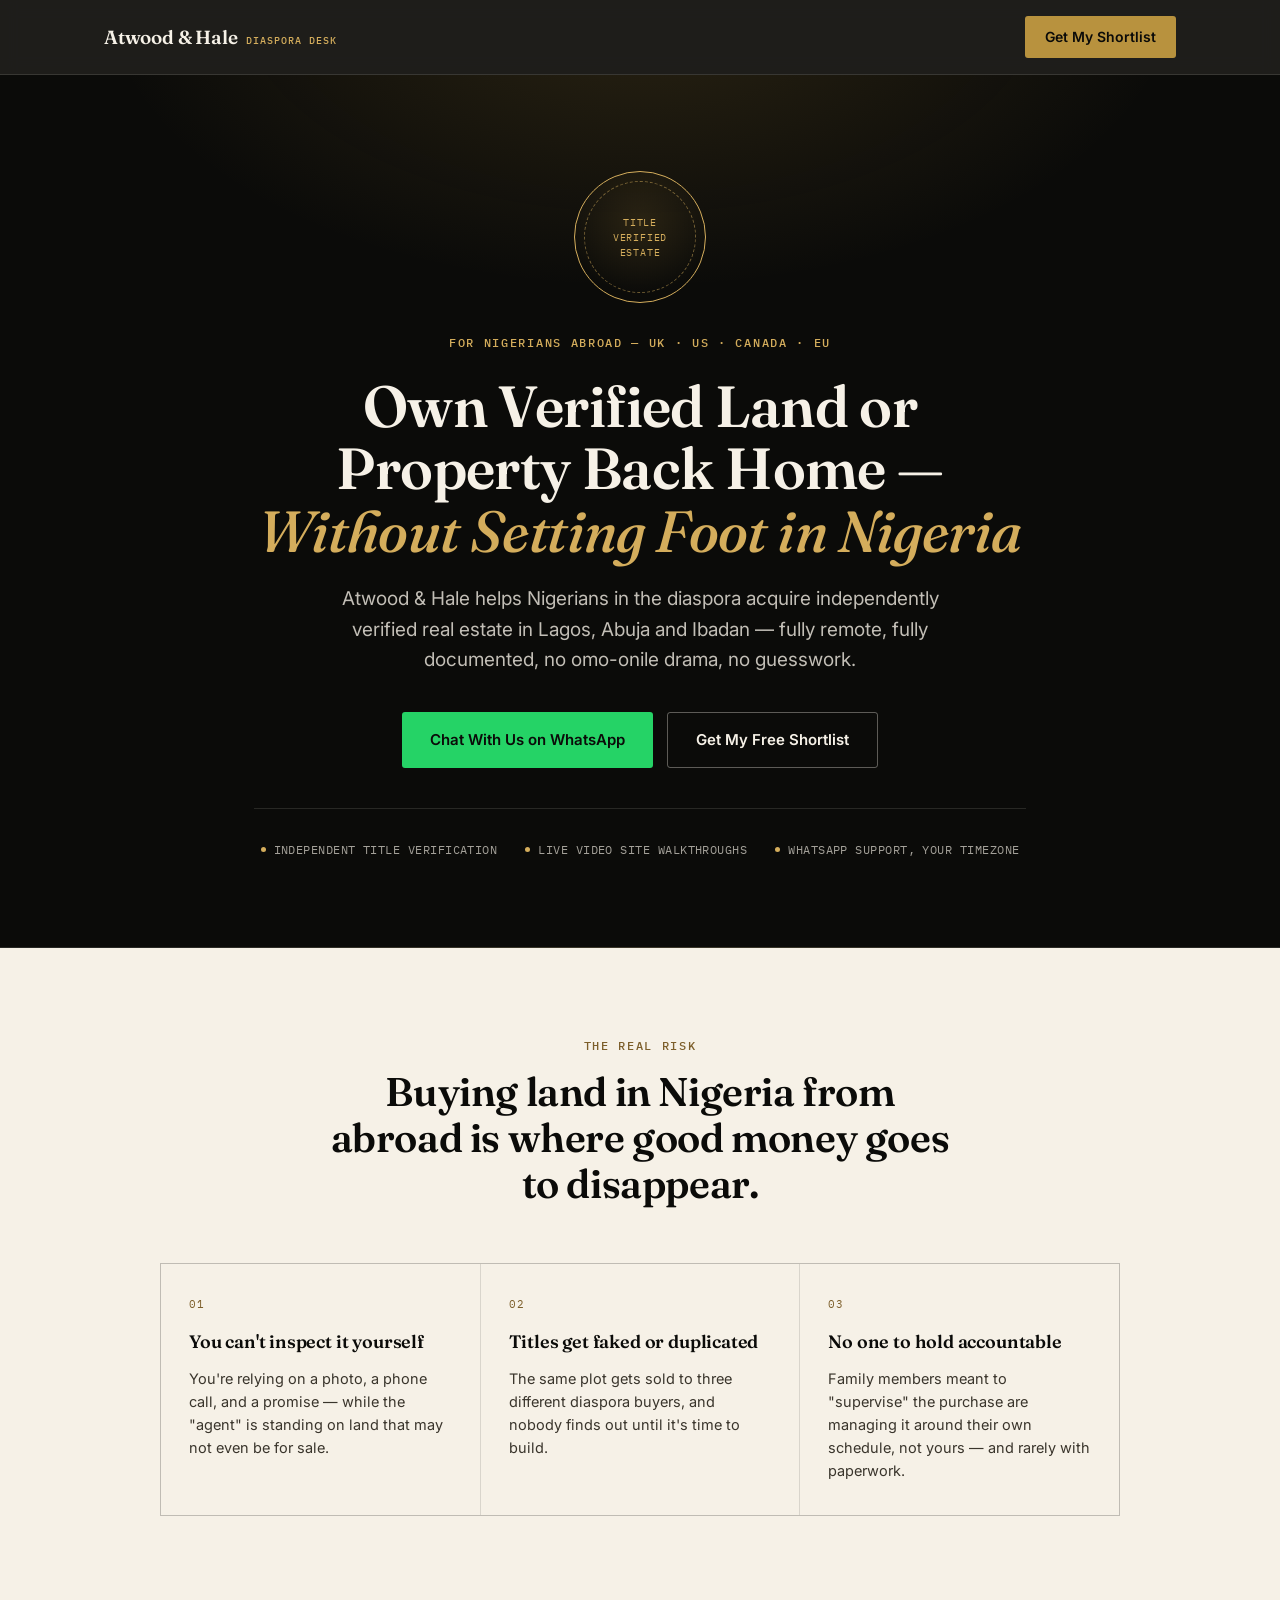
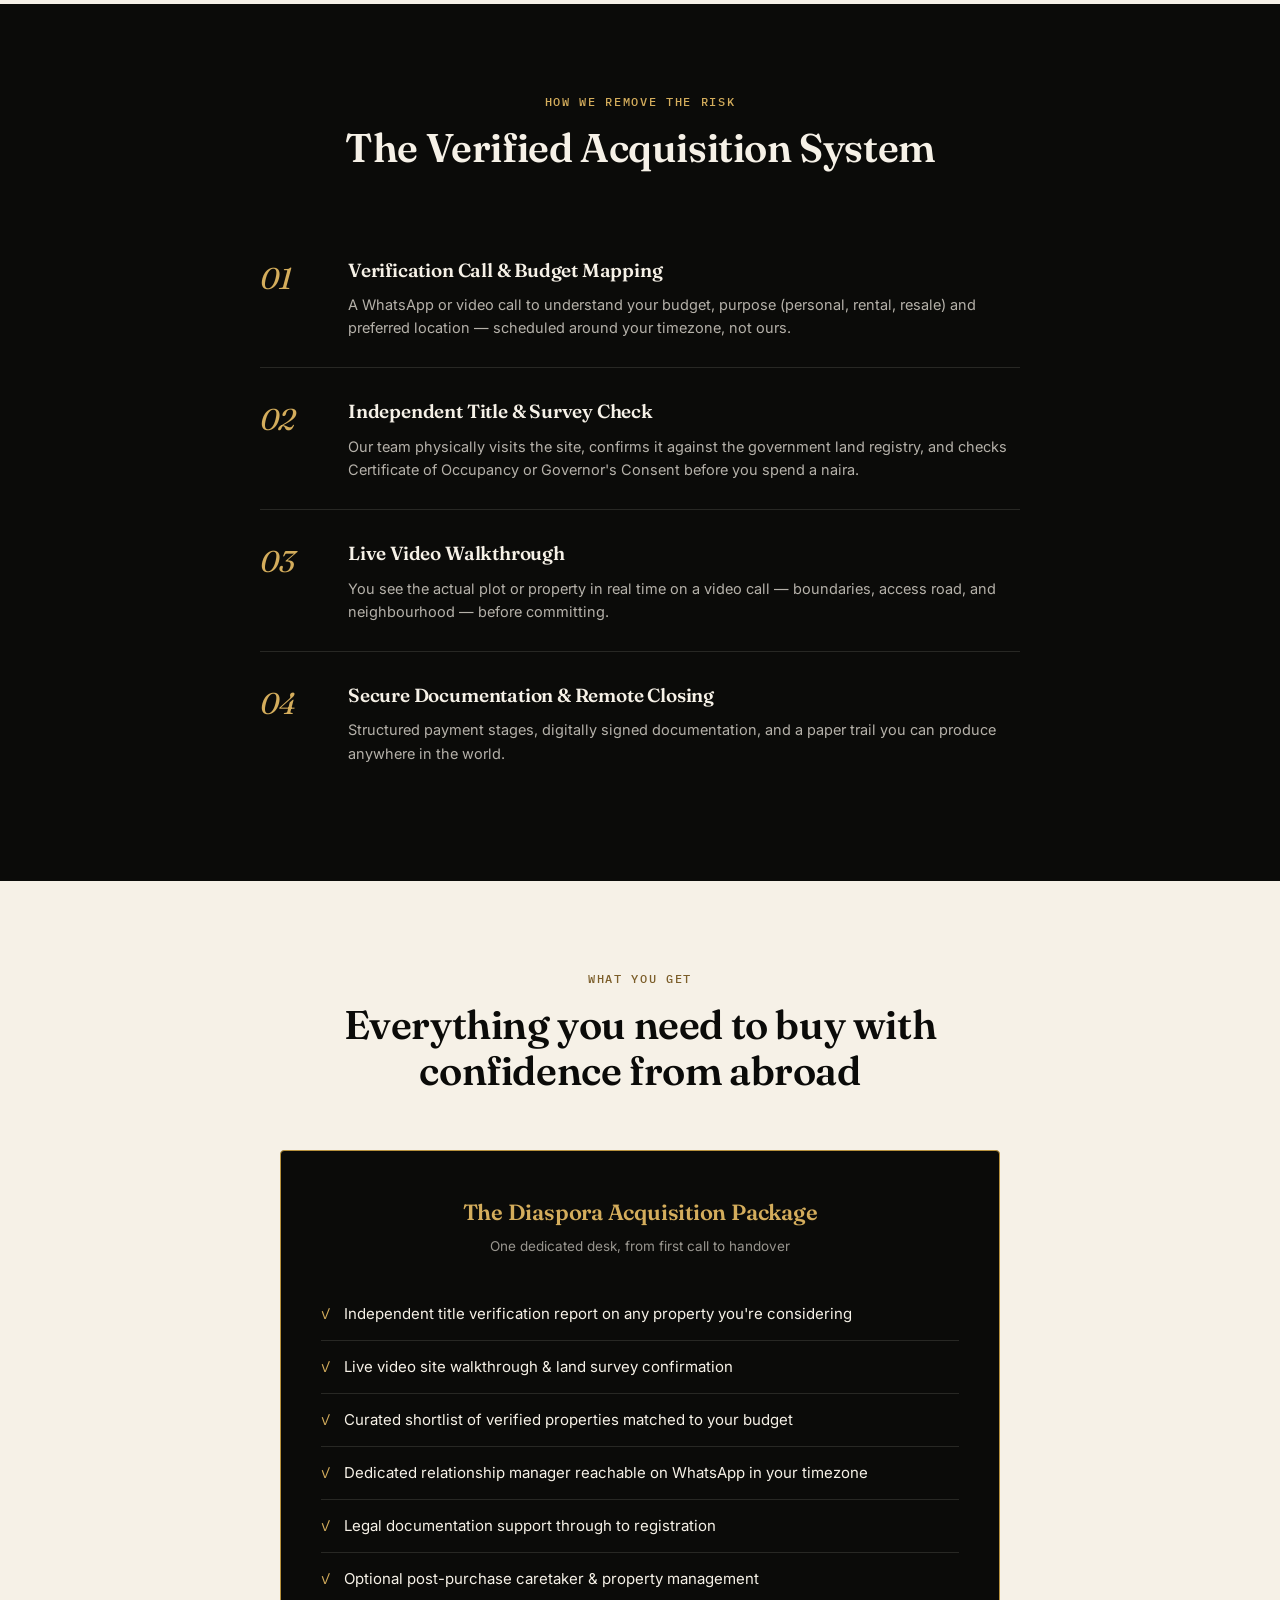
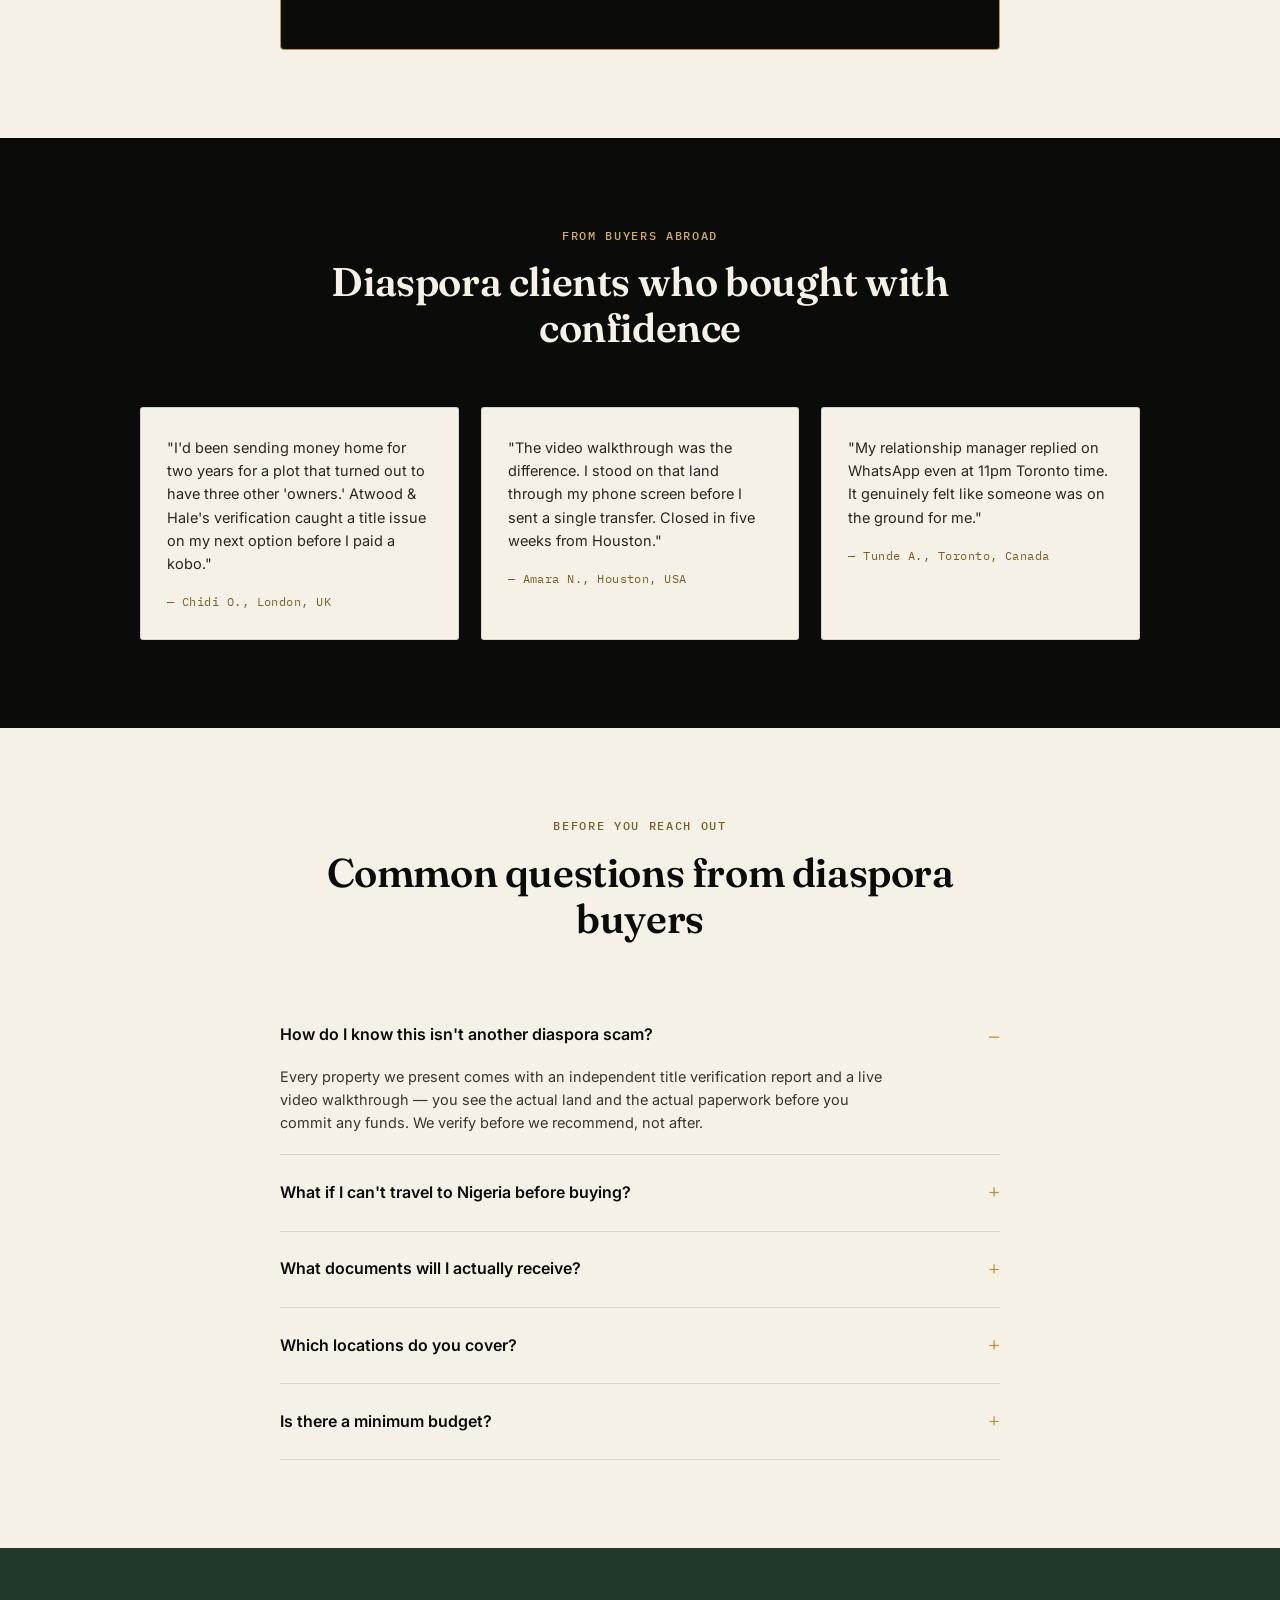
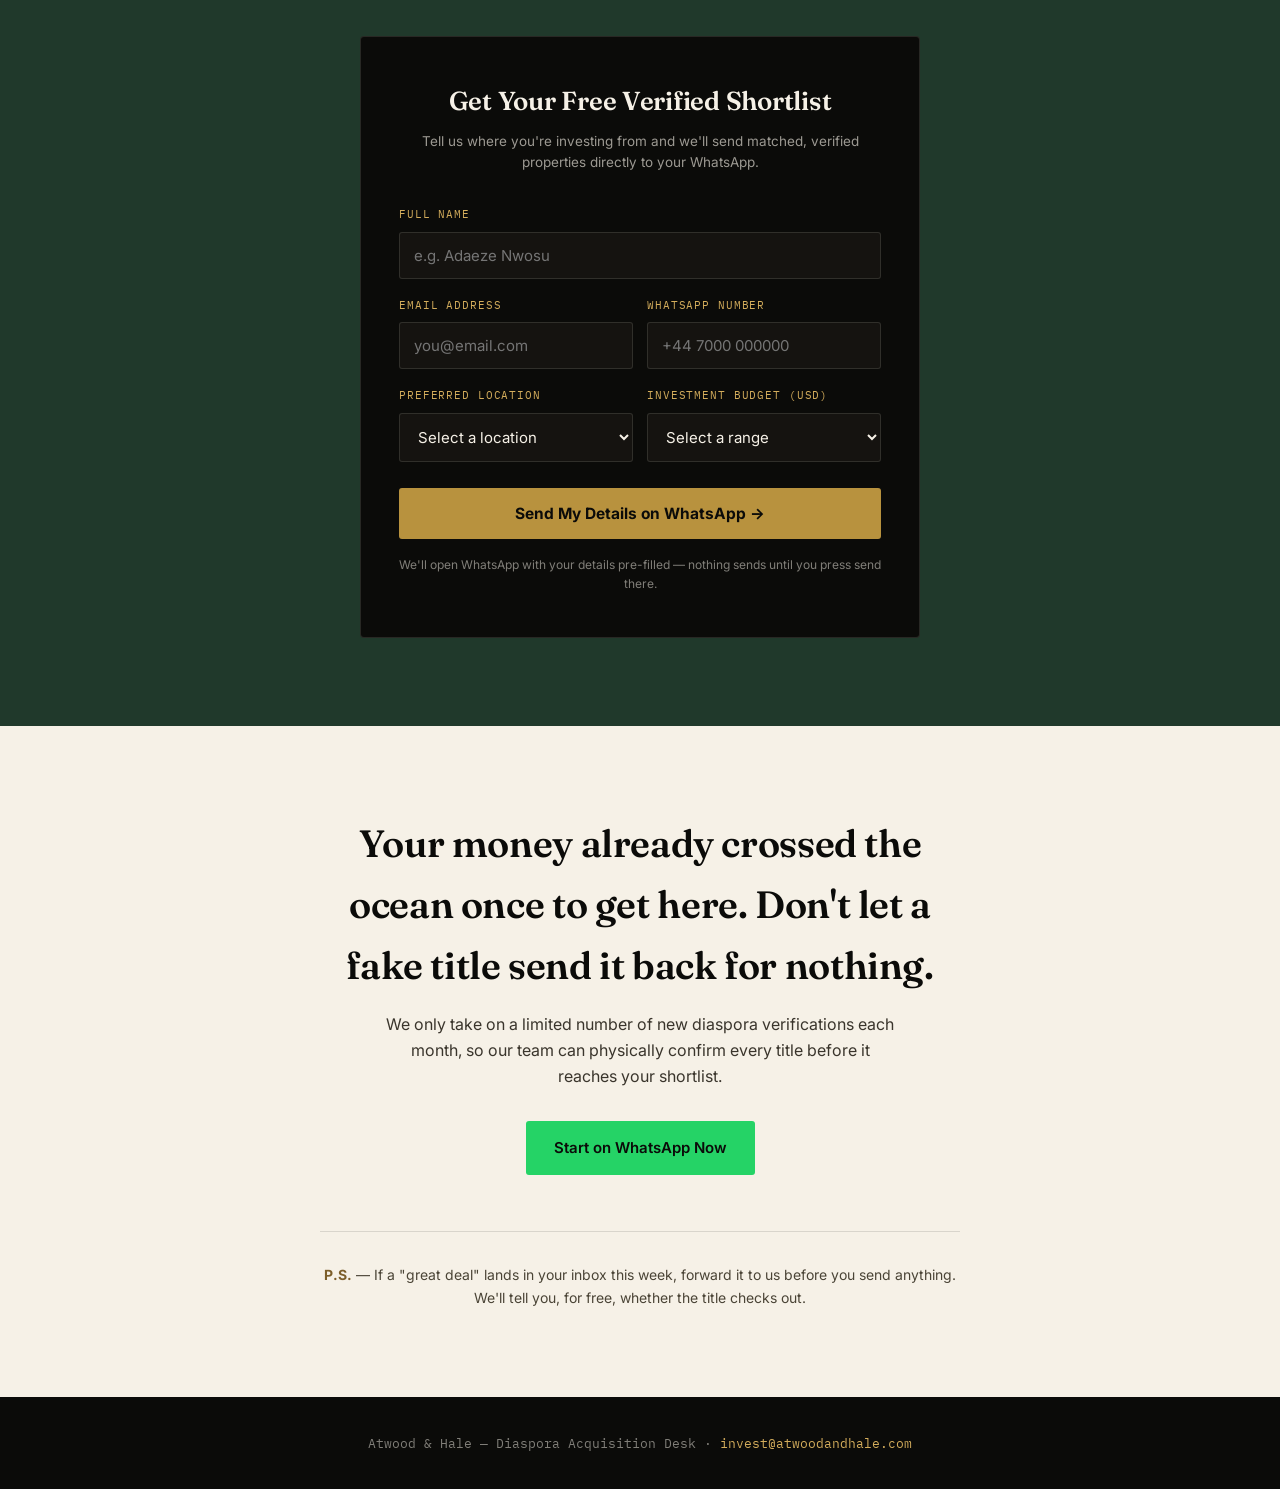
<file: atwood-hale-diaspora-landing.html>
<!DOCTYPE html>
<!--
  ATWOOD & HALE — DIASPORA ACQUISITION DESK
  Lead-gen landing page for diaspora real estate investment.

  BEFORE LAUNCH, REPLACE THESE PLACEHOLDERS:
  - WHATSAPP NUMBER: search "234800000000" (international format, no + or leading 0)
  - EMAIL: search "invest@atwoodandhale.com"
  - Testimonial names/locations are illustrative — swap for real client quotes before launch
  - Property counts / "slots this month" figures are placeholders — replace with real numbers
-->
<html lang="en">
<head>
<meta charset="UTF-8">
<meta name="viewport" content="width=device-width, initial-scale=1.0">
<title>Atwood & Hale | Own Verified Property in Nigeria — From Abroad</title>
<meta name="description" content="Atwood & Hale helps Nigerians abroad acquire verified land and property in Lagos, Abuja and Ibadan — fully remote, fully documented.">
<link rel="preconnect" href="https://fonts.googleapis.com">
<link href="https://fonts.googleapis.com/css2?family=Fraunces:ital,opsz,wght@0,9..144,400;0,9..144,500;0,9..144,600;0,9..144,700;1,9..144,500&family=Inter:wght@400;500;600;700&family=IBM+Plex+Mono:wght@500&display=swap" rel="stylesheet">
<style>
  :root{
    --ink:#0b0b09;
    --ink-2:#151310;
    --paper:#f6f1e7;
    --paper-dim:#e8e0cf;
    --gold:#b8923e;
    --gold-bright:#d4ad5c;
    --bronze:#7c5e2a;
    --forest:#20392b;
    --forest-bright:#2e5540;
    --line: rgba(246,241,231,0.12);
    --line-dark: rgba(11,11,9,0.12);
  }
  *{box-sizing:border-box; margin:0; padding:0;}
  html{scroll-behavior:smooth;}
  body{
    background:var(--paper);
    color:var(--ink);
    font-family:'Inter',sans-serif;
    line-height:1.6;
    -webkit-font-smoothing:antialiased;
  }
  img{max-width:100%; display:block;}
  a{color:inherit;}
  .wrap{max-width:1120px; margin:0 auto; padding:0 24px;}
  .eyebrow{
    font-family:'IBM Plex Mono',monospace;
    font-size:12px;
    letter-spacing:0.14em;
    text-transform:uppercase;
    font-weight:500;
  }
  h1,h2,h3{font-family:'Fraunces',serif; font-weight:600; letter-spacing:-0.01em;}
  .serif-italic{font-style:italic; font-weight:500;}

  /* ---------- NAV ---------- */
  nav{
    position:sticky; top:0; z-index:50;
    background:rgba(11,11,9,0.92);
    backdrop-filter:blur(8px);
    border-bottom:1px solid var(--line);
  }
  nav .wrap{
    display:flex; align-items:center; justify-content:space-between;
    padding-top:16px; padding-bottom:16px;
    color:var(--paper);
  }
  .brand{
    font-family:'Fraunces',serif; font-size:19px; font-weight:600; letter-spacing:-0.01em;
    display:flex; align-items:baseline; gap:8px;
  }
  .brand small{
    font-family:'IBM Plex Mono',monospace; font-size:10px; color:var(--gold-bright);
    letter-spacing:0.1em; text-transform:uppercase; font-weight:500;
  }
  .nav-cta{
    background:var(--gold); color:var(--ink);
    font-family:'Inter',sans-serif; font-weight:600; font-size:14px;
    padding:10px 20px; border-radius:3px; text-decoration:none;
    display:inline-flex; align-items:center; gap:8px;
    transition:background .18s ease;
  }
  .nav-cta:hover{background:var(--gold-bright);}

  /* ---------- HERO ---------- */
  .hero{
    background:
      radial-gradient(ellipse 900px 500px at 50% -10%, rgba(184,146,62,0.18), transparent 60%),
      var(--ink);
    color:var(--paper);
    padding:96px 0 88px;
    text-align:center;
    position:relative;
    overflow:hidden;
    border-bottom:1px solid var(--line);
  }
  .hero .wrap{position:relative; z-index:2; max-width:820px;}
  .hero .eyebrow{color:var(--gold-bright); margin-bottom:22px;}
  .hero h1{
    font-size:clamp(34px,5.2vw,58px);
    line-height:1.08;
    margin-bottom:22px;
  }
  .hero h1 em{
    font-style:italic; font-weight:500; color:var(--gold-bright);
  }
  .hero p.sub{
    font-size:clamp(16px,2vw,19px);
    color:rgba(246,241,231,0.78);
    max-width:600px;
    margin:0 auto 36px;
  }
  .hero-ctas{
    display:flex; flex-wrap:wrap; gap:14px; justify-content:center; margin-bottom:40px;
  }
  .btn{
    font-family:'Inter',sans-serif; font-weight:600; font-size:15px;
    padding:15px 28px; border-radius:3px; text-decoration:none;
    display:inline-flex; align-items:center; gap:10px;
    transition:transform .15s ease, background .15s ease;
  }
  .btn:hover{transform:translateY(-1px);}
  .btn-primary{background:#25D366; color:#0b0b09;}
  .btn-primary:hover{background:#2fe374;}
  .btn-secondary{background:transparent; color:var(--paper); border:1px solid rgba(246,241,231,0.35);}
  .btn-secondary:hover{border-color:var(--gold-bright); color:var(--gold-bright);}

  .trust-row{
    display:flex; flex-wrap:wrap; justify-content:center; gap:28px;
    padding-top:32px; border-top:1px solid var(--line);
  }
  .trust-item{
    display:flex; align-items:center; gap:8px;
    font-family:'IBM Plex Mono',monospace; font-size:11.5px;
    color:rgba(246,241,231,0.65); letter-spacing:0.04em; text-transform:uppercase;
  }
  .trust-item .dot{width:5px; height:5px; border-radius:50%; background:var(--gold-bright);}

  /* seal signature element */
  .seal{
    width:132px; height:132px; margin:0 auto 30px;
    border-radius:50%;
    border:1.5px solid var(--gold-bright);
    display:flex; align-items:center; justify-content:center;
    position:relative;
    background:radial-gradient(circle at 50% 40%, rgba(184,146,62,0.14), transparent 70%);
  }
  .seal::before{
    content:'';
    position:absolute; inset:9px;
    border:1px dashed rgba(212,173,92,0.5);
    border-radius:50%;
  }
  .seal-text{
    font-family:'IBM Plex Mono',monospace; font-size:9.5px;
    color:var(--gold-bright); text-align:center; letter-spacing:0.08em;
    text-transform:uppercase; line-height:1.6;
  }

  /* ---------- SECTION SCAFFOLDING ---------- */
  section{padding:88px 0;}
  .section-dark{background:var(--ink); color:var(--paper);}
  .section-dark .line{border-color:var(--line);}
  .kicker{
    text-align:center; max-width:640px; margin:0 auto 56px;
  }
  .kicker .eyebrow{color:var(--bronze); margin-bottom:14px;}
  .section-dark .kicker .eyebrow{color:var(--gold-bright);}
  .kicker h2{font-size:clamp(26px,3.6vw,40px); line-height:1.15;}

  /* ---------- PROBLEM ---------- */
  .problem-grid{
    display:grid; grid-template-columns:repeat(3,1fr); gap:1px;
    background:var(--line-dark); border:1px solid var(--line-dark);
    max-width:960px; margin:0 auto;
  }
  .problem-card{
    background:var(--paper); padding:32px 28px;
  }
  .problem-card .num{
    font-family:'IBM Plex Mono',monospace; font-size:11px; color:var(--bronze);
    letter-spacing:0.1em; margin-bottom:14px; display:block;
  }
  .problem-card h3{font-size:18px; margin-bottom:10px; font-weight:600;}
  .problem-card p{font-size:14.5px; color:#3a352c;}

  /* ---------- MECHANISM ---------- */
  .mech-steps{
    max-width:760px; margin:0 auto;
  }
  .mech-step{
    display:grid; grid-template-columns:64px 1fr; gap:24px;
    padding:28px 0; border-bottom:1px solid var(--line);
  }
  .mech-step:last-child{border-bottom:none;}
  .mech-step .step-mark{
    font-family:'Fraunces',serif; font-style:italic; font-size:30px;
    color:var(--gold-bright);
  }
  .mech-step h3{font-size:19px; margin-bottom:8px; color:var(--paper);}
  .mech-step p{font-size:14.5px; color:rgba(246,241,231,0.72);}

  /* ---------- OFFER STACK ---------- */
  .offer-box{
    max-width:720px; margin:0 auto;
    background:var(--ink); color:var(--paper);
    border:1px solid var(--gold); border-radius:4px;
    padding:44px 40px;
  }
  .offer-box h3{
    font-size:22px; text-align:center; margin-bottom:6px; color:var(--gold-bright);
  }
  .offer-box .offer-sub{
    text-align:center; font-size:13.5px; color:rgba(246,241,231,0.6);
    margin-bottom:30px;
  }
  .offer-list{list-style:none;}
  .offer-list li{
    display:flex; gap:14px; padding:14px 0;
    border-top:1px solid var(--line);
    font-size:15px;
  }
  .offer-list li:first-child{border-top:none;}
  .offer-list .check{
    color:var(--gold-bright); font-family:'IBM Plex Mono',monospace; flex-shrink:0;
  }

  /* ---------- PROOF ---------- */
  .proof-grid{
    display:grid; grid-template-columns:repeat(3,1fr); gap:22px;
    max-width:1000px; margin:0 auto;
  }
  .proof-card{
    background:var(--paper); border:1px solid var(--line-dark);
    padding:28px 26px; border-radius:3px;
  }
  .proof-card p.quote{font-size:14.5px; margin-bottom:18px; color:#2a261f;}
  .proof-card .who{
    font-family:'IBM Plex Mono',monospace; font-size:11.5px; color:var(--bronze);
    letter-spacing:0.04em;
  }

  /* ---------- FAQ ---------- */
  .faq-list{max-width:720px; margin:0 auto;}
  details{
    border-bottom:1px solid var(--line-dark); padding:20px 0;
  }
  details summary{
    cursor:pointer; font-weight:600; font-size:16px; list-style:none;
    display:flex; justify-content:space-between; align-items:center;
  }
  details summary::-webkit-details-marker{display:none;}
  details summary::after{
    content:'+'; font-family:'Fraunces',serif; font-size:22px; color:var(--gold);
    margin-left:16px;
  }
  details[open] summary::after{content:'–';}
  details p{margin-top:12px; font-size:14.5px; color:#3a352c; max-width:620px;}

  /* ---------- FORM ---------- */
  .form-section{background:var(--forest); color:var(--paper);}
  .form-wrap{
    max-width:560px; margin:0 auto;
    background:var(--ink); border:1px solid var(--line);
    border-radius:4px; padding:44px 38px;
  }
  .form-wrap h2{font-size:26px; text-align:center; margin-bottom:8px;}
  .form-wrap .form-sub{
    text-align:center; font-size:13.5px; color:rgba(246,241,231,0.62);
    margin-bottom:32px;
  }
  .field{margin-bottom:18px;}
  .field label{
    display:block; font-family:'IBM Plex Mono',monospace; font-size:11px;
    letter-spacing:0.08em; text-transform:uppercase; color:var(--gold-bright);
    margin-bottom:8px;
  }
  .field input, .field select{
    width:100%; background:var(--ink-2); border:1px solid var(--line);
    color:var(--paper); font-family:'Inter',sans-serif; font-size:15px;
    padding:13px 14px; border-radius:3px; outline:none;
  }
  .field input:focus, .field select:focus{border-color:var(--gold-bright);}
  .field-row{display:grid; grid-template-columns:1fr 1fr; gap:14px;}
  .submit-btn{
    width:100%; background:var(--gold); color:var(--ink);
    font-family:'Inter',sans-serif; font-weight:700; font-size:15.5px;
    padding:16px; border:none; border-radius:3px; cursor:pointer;
    margin-top:8px; transition:background .15s ease;
    display:flex; align-items:center; justify-content:center; gap:10px;
  }
  .submit-btn:hover{background:var(--gold-bright);}
  .form-note{
    text-align:center; font-size:12px; color:rgba(246,241,231,0.5);
    margin-top:16px;
  }

  /* ---------- FINAL CTA ---------- */
  .final-cta{text-align:center;}
  .final-cta h2{font-size:clamp(26px,3.6vw,38px); max-width:640px; margin:0 auto 16px;}
  .final-cta p{max-width:520px; margin:0 auto 32px; color:#3a352c;}

  .ps{
    max-width:640px; margin:56px auto 0; padding-top:32px;
    border-top:1px solid var(--line-dark);
    font-size:14px; color:#4a4436;
  }
  .ps strong{color:var(--bronze);}

  footer{
    background:var(--ink); color:rgba(246,241,231,0.5);
    text-align:center; padding:36px 0; font-size:12.5px;
    font-family:'IBM Plex Mono',monospace;
  }
  footer a{color:var(--gold-bright); text-decoration:none;}

  @media (max-width:760px){
    .problem-grid{grid-template-columns:1fr;}
    .proof-grid{grid-template-columns:1fr;}
    .field-row{grid-template-columns:1fr;}
    .hero{padding:72px 0 64px;}
    section{padding:64px 0;}
    .offer-box, .form-wrap{padding:32px 24px;}
  }
</style>
    <!-- Meta Pixel Code -->
    <script>
        !function(f,b,e,v,n,t,s)
        {if(f.fbq)return;n=f.fbq=function(){n.callMethod?
        n.callMethod.apply(n,arguments):n.queue.push(arguments)};
        if(!f._fbq)f._fbq=n;n.push=n;n.loaded=!0;n.version='2.0';
        n.queue=[];t=b.createElement(e);t.async=!0;
        t.src=v;s=b.getElementsByTagName(e)[0];
        s.parentNode.insertBefore(t,s)}(window, document,'script',
        'https://connect.facebook.net/en_US/fbevents.js');
        fbq('init', '1407724268049550');
        fbq('track', 'PageView');
    </script>
    <noscript><img height="1" width="1" style="display:none"
    src="https://www.facebook.com/tr?id=1407724268049550&ev=PageView&noscript=1"
    /></noscript>
    <!-- End Meta Pixel Code -->
</head>
<body>

<nav>
  <div class="wrap">
    <div class="brand">Atwood &amp; Hale <small>Diaspora Desk</small></div>
    <a class="nav-cta" href="#form">Get My Shortlist</a>
  </div>
</nav>

<!-- ================= HERO ================= -->
<header class="hero">
  <div class="wrap">
    <div class="seal">
      <div class="seal-text">Title<br>Verified<br>Estate</div>
    </div>
    <p class="eyebrow">For Nigerians Abroad — UK · US · Canada · EU</p>
    <h1>Own Verified Land or Property Back Home — <em>Without Setting Foot in Nigeria</em></h1>
    <p class="sub">Atwood &amp; Hale helps Nigerians in the diaspora acquire independently verified real estate in Lagos, Abuja and Ibadan — fully remote, fully documented, no omo-onile drama, no guesswork.</p>
    <div class="hero-ctas">
      <a class="btn btn-primary" href="https://wa.me/234800000000?text=Hi%20Atwood%20%26%20Hale%2C%20I%27m%20interested%20in%20the%20Diaspora%20Acquisition%20Desk%20and%20would%20like%20a%20verified%20property%20shortlist." target="_blank" rel="noopener">
        Chat With Us on WhatsApp
      </a>
      <a class="btn btn-secondary" href="#form">Get My Free Shortlist</a>
    </div>
    <div class="trust-row">
      <div class="trust-item"><span class="dot"></span>Independent Title Verification</div>
      <div class="trust-item"><span class="dot"></span>Live Video Site Walkthroughs</div>
      <div class="trust-item"><span class="dot"></span>WhatsApp Support, Your Timezone</div>
    </div>
  </div>
</header>

<!-- ================= PROBLEM ================= -->
<section>
  <div class="wrap">
    <div class="kicker">
      <p class="eyebrow">The Real Risk</p>
      <h2>Buying land in Nigeria from abroad is where good money goes to disappear.</h2>
    </div>
    <div class="problem-grid">
      <div class="problem-card">
        <span class="num">01</span>
        <h3>You can't inspect it yourself</h3>
        <p>You're relying on a photo, a phone call, and a promise — while the "agent" is standing on land that may not even be for sale.</p>
      </div>
      <div class="problem-card">
        <span class="num">02</span>
        <h3>Titles get faked or duplicated</h3>
        <p>The same plot gets sold to three different diaspora buyers, and nobody finds out until it's time to build.</p>
      </div>
      <div class="problem-card">
        <span class="num">03</span>
        <h3>No one to hold accountable</h3>
        <p>Family members meant to "supervise" the purchase are managing it around their own schedule, not yours — and rarely with paperwork.</p>
      </div>
    </div>
  </div>
</section>

<!-- ================= MECHANISM ================= -->
<section class="section-dark">
  <div class="wrap">
    <div class="kicker">
      <p class="eyebrow">How We Remove the Risk</p>
      <h2>The Verified Acquisition System</h2>
    </div>
    <div class="mech-steps">
      <div class="mech-step">
        <span class="step-mark">01</span>
        <div>
          <h3>Verification Call &amp; Budget Mapping</h3>
          <p>A WhatsApp or video call to understand your budget, purpose (personal, rental, resale) and preferred location — scheduled around your timezone, not ours.</p>
        </div>
      </div>
      <div class="mech-step">
        <span class="step-mark">02</span>
        <div>
          <h3>Independent Title &amp; Survey Check</h3>
          <p>Our team physically visits the site, confirms it against the government land registry, and checks Certificate of Occupancy or Governor's Consent before you spend a naira.</p>
        </div>
      </div>
      <div class="mech-step">
        <span class="step-mark">03</span>
        <div>
          <h3>Live Video Walkthrough</h3>
          <p>You see the actual plot or property in real time on a video call — boundaries, access road, and neighbourhood — before committing.</p>
        </div>
      </div>
      <div class="mech-step">
        <span class="step-mark">04</span>
        <div>
          <h3>Secure Documentation &amp; Remote Closing</h3>
          <p>Structured payment stages, digitally signed documentation, and a paper trail you can produce anywhere in the world.</p>
        </div>
      </div>
    </div>
  </div>
</section>

<!-- ================= OFFER ================= -->
<section>
  <div class="wrap">
    <div class="kicker">
      <p class="eyebrow">What You Get</p>
      <h2>Everything you need to buy with confidence from abroad</h2>
    </div>
    <div class="offer-box">
      <h3>The Diaspora Acquisition Package</h3>
      <p class="offer-sub">One dedicated desk, from first call to handover</p>
      <ul class="offer-list">
        <li><span class="check">✓</span>Independent title verification report on any property you're considering</li>
        <li><span class="check">✓</span>Live video site walkthrough &amp; land survey confirmation</li>
        <li><span class="check">✓</span>Curated shortlist of verified properties matched to your budget</li>
        <li><span class="check">✓</span>Dedicated relationship manager reachable on WhatsApp in your timezone</li>
        <li><span class="check">✓</span>Legal documentation support through to registration</li>
        <li><span class="check">✓</span>Optional post-purchase caretaker &amp; property management</li>
      </ul>
    </div>
  </div>
</section>

<!-- ================= PROOF ================= -->
<section class="section-dark">
  <div class="wrap">
    <div class="kicker">
      <p class="eyebrow">From Buyers Abroad</p>
      <h2>Diaspora clients who bought with confidence</h2>
    </div>
    <div class="proof-grid">
      <div class="proof-card">
        <p class="quote">"I'd been sending money home for two years for a plot that turned out to have three other 'owners.' Atwood &amp; Hale's verification caught a title issue on my next option before I paid a kobo."</p>
        <div class="who">— Chidi O., London, UK</div>
      </div>
      <div class="proof-card">
        <p class="quote">"The video walkthrough was the difference. I stood on that land through my phone screen before I sent a single transfer. Closed in five weeks from Houston."</p>
        <div class="who">— Amara N., Houston, USA</div>
      </div>
      <div class="proof-card">
        <p class="quote">"My relationship manager replied on WhatsApp even at 11pm Toronto time. It genuinely felt like someone was on the ground for me."</p>
        <div class="who">— Tunde A., Toronto, Canada</div>
      </div>
    </div>
  </div>
</section>

<!-- ================= FAQ ================= -->
<section>
  <div class="wrap">
    <div class="kicker">
      <p class="eyebrow">Before You Reach Out</p>
      <h2>Common questions from diaspora buyers</h2>
    </div>
    <div class="faq-list">
      <details open>
        <summary>How do I know this isn't another diaspora scam?</summary>
        <p>Every property we present comes with an independent title verification report and a live video walkthrough — you see the actual land and the actual paperwork before you commit any funds. We verify before we recommend, not after.</p>
      </details>
      <details>
        <summary>What if I can't travel to Nigeria before buying?</summary>
        <p>Most of our diaspora clients never set foot on the property before closing. Verification, walkthroughs, and documentation are all handled remotely, with you reviewing everything on video calls at a time that suits your timezone.</p>
      </details>
      <details>
        <summary>What documents will I actually receive?</summary>
        <p>Depending on the property, you'll receive the verified title documentation (Certificate of Occupancy or Governor's Consent), the survey plan, and your registered contract of sale — all provided digitally and couriered where required.</p>
      </details>
      <details>
        <summary>Which locations do you cover?</summary>
        <p>We currently focus on Lagos, Abuja and Ibadan, where our verification team has direct relationships with the land registries and can physically inspect every property.</p>
      </details>
      <details>
        <summary>Is there a minimum budget?</summary>
        <p>Tell us your budget on the call — we work across a range of price points and will only shortlist properties that genuinely fit what you have to invest.</p>
      </details>
    </div>
  </div>
</section>

<!-- ================= FORM ================= -->
<section class="form-section" id="form">
  <div class="wrap">
    <div class="form-wrap">
      <h2>Get Your Free Verified Shortlist</h2>
      <p class="form-sub">Tell us where you're investing from and we'll send matched, verified properties directly to your WhatsApp.</p>
      <form id="diasporaForm">
        <div class="field">
          <label for="fullName">Full Name</label>
          <input type="text" id="fullName" name="fullName" required placeholder="e.g. Adaeze Nwosu">
        </div>
        <div class="field-row">
          <div class="field">
            <label for="email">Email Address</label>
            <input type="email" id="email" name="email" required placeholder="you@email.com">
          </div>
          <div class="field">
            <label for="whatsapp">WhatsApp Number</label>
            <input type="tel" id="whatsapp" name="whatsapp" required placeholder="+44 7000 000000">
          </div>
        </div>
        <div class="field-row">
          <div class="field">
            <label for="location">Preferred Location</label>
            <select id="location" name="location" required>
              <option value="">Select a location</option>
              <option>Lagos</option>
              <option>Abuja</option>
              <option>Ibadan</option>
              <option>Not sure yet</option>
            </select>
          </div>
          <div class="field">
            <label for="budget">Investment Budget (USD)</label>
            <select id="budget" name="budget" required>
              <option value="">Select a range</option>
              <option>Under $10,000</option>
              <option>$10,000 – $30,000</option>
              <option>$30,000 – $75,000</option>
              <option>$75,000+</option>
            </select>
          </div>
        </div>
        <button type="submit" class="submit-btn">Send My Details on WhatsApp →</button>
        <p class="form-note">We'll open WhatsApp with your details pre-filled — nothing sends until you press send there.</p>
      </form>
    </div>
  </div>
</section>

<!-- ================= FINAL CTA ================= -->
<section class="final-cta">
  <div class="wrap">
    <h2>Your money already crossed the ocean once to get here. Don't let a fake title send it back for nothing.</h2>
    <p>We only take on a limited number of new diaspora verifications each month, so our team can physically confirm every title before it reaches your shortlist.</p>
    <a class="btn btn-primary" href="https://wa.me/234800000000?text=Hi%20Atwood%20%26%20Hale%2C%20I%27d%20like%20to%20start%20my%20verified%20property%20shortlist." target="_blank" rel="noopener">
      Start on WhatsApp Now
    </a>
    <div class="ps">
      <strong>P.S.</strong> — If a "great deal" lands in your inbox this week, forward it to us before you send anything. We'll tell you, for free, whether the title checks out.
    </div>
  </div>
</section>

<footer>
  <div class="wrap">
    Atwood &amp; Hale — Diaspora Acquisition Desk · <a href="mailto:invest@atwoodandhale.com">invest@atwoodandhale.com</a>
  </div>
</footer>

<script>
document.getElementById('diasporaForm').addEventListener('submit', function(e){
  e.preventDefault();
  const fullName = document.getElementById('fullName').value.trim();
  const email = document.getElementById('email').value.trim();
  const whatsapp = document.getElementById('whatsapp').value.trim();
  const location = document.getElementById('location').value;
  const budget = document.getElementById('budget').value;

  const message =
    "Hi Atwood & Hale, I'd like a verified property shortlist.\n\n" +
    "Name: " + fullName + "\n" +
    "Email: " + email + "\n" +
    "WhatsApp: " + whatsapp + "\n" +
    "Preferred Location: " + location + "\n" +
    "Budget: " + budget;

  const encoded = encodeURIComponent(message);
  // TODO: replace 234800000000 with the real WhatsApp Business number
  window.open("https://wa.me/234800000000?text=" + encoded, "_blank");
});
</script>

</body>
</html>
</file>
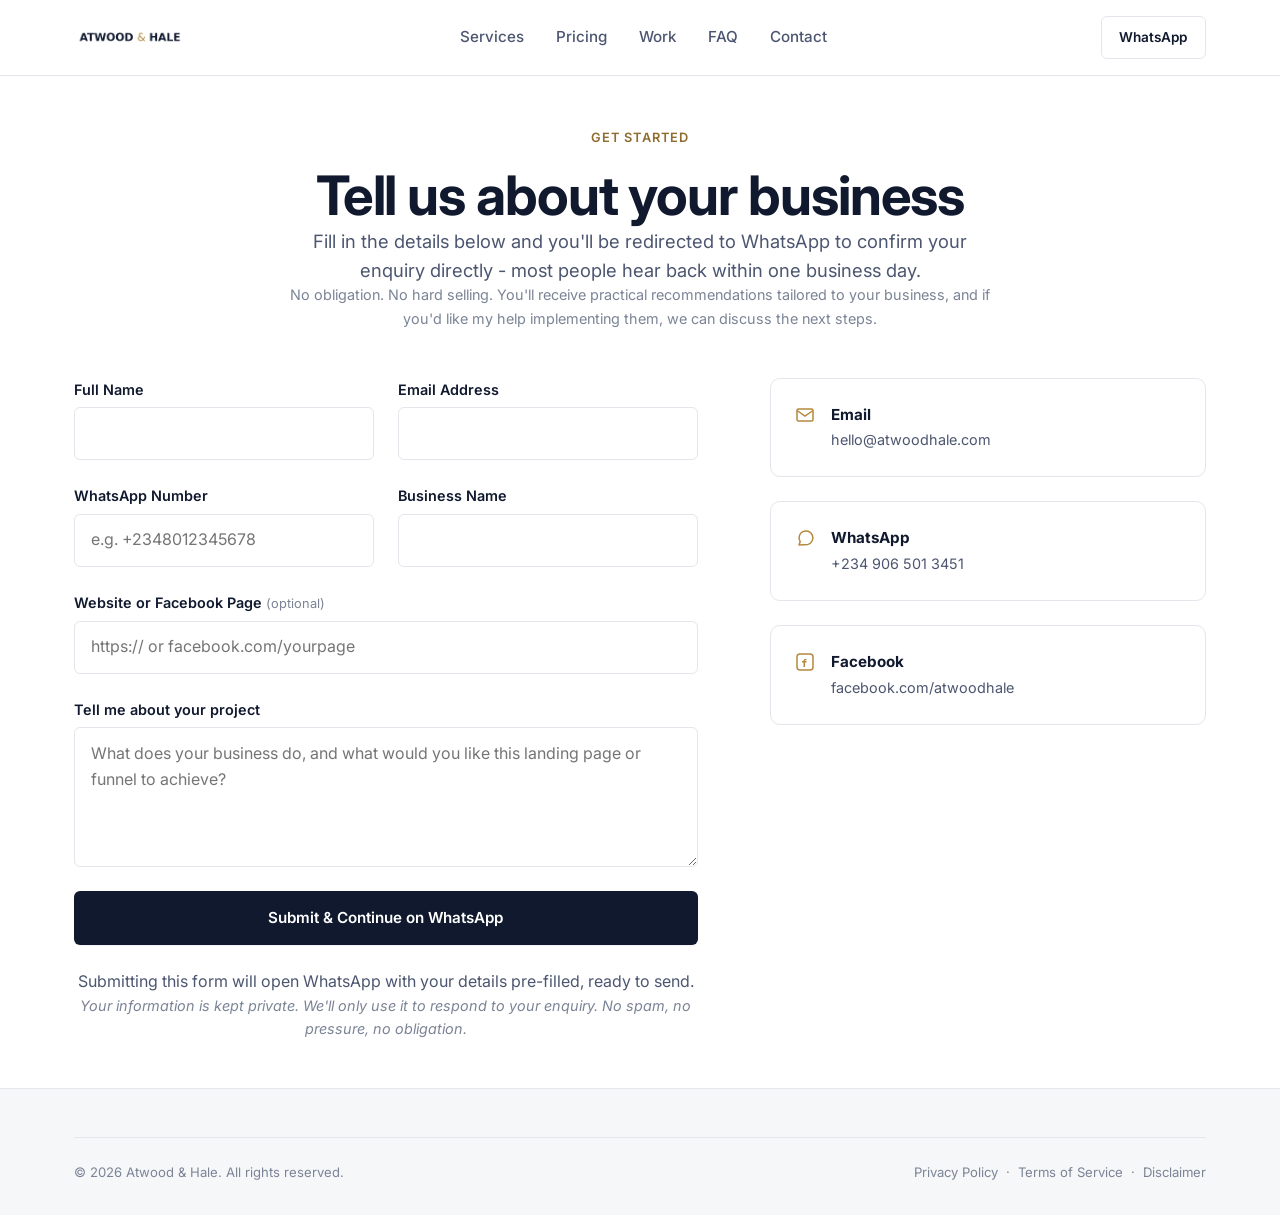
<file: contact.html>
<!DOCTYPE html>
<html lang="en">
<head>
  <meta charset="UTF-8">
  <meta name="viewport" content="width=device-width, initial-scale=1.0">
  <title>Request a Free Landing Page Review | Atwood & Hale</title>
  <meta name="description" content="Tell us about your business and get a free, direct review of your current landing page or website — plus a clear next step to improve conversion.">
  <link rel="canonical" href="https://atwoodhale.com/contact.html">

  <meta property="og:type" content="website">
  <meta property="og:site_name" content="Atwood & Hale">
  <meta property="og:title" content="Request a Free Landing Page Review | Atwood & Hale">
  <meta property="og:description" content="Tell us about your business and get a free, direct review of your current landing page or website.">
  <meta property="og:url" content="https://atwoodhale.com/contact.html">
  <meta property="og:image" content="https://atwoodhale.com/og-image.jpg">

  <meta name="twitter:card" content="summary_large_image">
  <meta name="twitter:title" content="Request a Free Landing Page Review | Atwood & Hale">
  <meta name="twitter:description" content="Tell us about your business and get a free, direct review of your current landing page or website.">
  <meta name="twitter:image" content="https://atwoodhale.com/og-image.jpg">

  <link rel="icon" href="./favicon.ico" sizes="any">
  <link rel="stylesheet" href="./style.css">
  <link rel="preconnect" href="https://fonts.googleapis.com">
  <link rel="preconnect" href="https://fonts.gstatic.com" crossorigin>
  <link href="https://fonts.googleapis.com/css2?family=Inter:wght@400;500;600;700&family=Newsreader:ital,wght@1,500&display=swap" rel="stylesheet">

  <!-- ============================================================
       AD TRACKING — add IDs before running paid traffic, then
       uncomment. Keep this identical across every page.
       ============================================================ -->
    <!-- Meta Pixel Code -->
    <script>
        !function(f,b,e,v,n,t,s)
        {if(f.fbq)return;n=f.fbq=function(){n.callMethod?
        n.callMethod.apply(n,arguments):n.queue.push(arguments)};
        if(!f._fbq)f._fbq=n;n.push=n;n.loaded=!0;n.version='2.0';
        n.queue=[];t=b.createElement(e);t.async=!0;
        t.src=v;s=b.getElementsByTagName(e)[0];
        s.parentNode.insertBefore(t,s)}(window, document,'script',
        'https://connect.facebook.net/en_US/fbevents.js');
        fbq('init', '1407724268049550');
        fbq('track', 'PageView');
    </script>
    <noscript><img height="1" width="1" style="display:none"
    src="https://www.facebook.com/tr?id=1407724268049550&ev=PageView&noscript=1"
    /></noscript>
    <!-- End Meta Pixel Code -->
  <!--
  <script async src="https://www.googletagmanager.com/gtag/js?id=YOUR_GOOGLE_ADS_ID"></script>
  <script>
    window.dataLayer = window.dataLayer || [];
    function gtag(){dataLayer.push(arguments);}
    gtag('js', new Date());
    gtag('config', 'YOUR_GOOGLE_ADS_ID');
  </script>
  -->
</head>
<body>
  <a class="skip-link" href="#main">Skip to content</a>

  <header class="site-header">
    <div class="container nav">
      <a href="https://www.atwoodhale.com" class="nav__brand" aria-label="Atwood & Hale — Home">
        <img class="logo-light" src="./logo.png" alt="Atwood & Hale" width="150" height="38">
        <img class="logo-dark" src="./logo-light.png" alt="Atwood & Hale" width="150" height="38">
      </a>
      <nav class="nav__links" aria-label="Primary">
        <a href="./index.html#services">Services</a>
        <a href="./pricing.html">Pricing</a>
        <a href="./portfolio.html">Work</a>
        <a href="./index.html#faq">FAQ</a>
        <a href="./contact.html">Contact</a>
      </nav>
      <div class="nav__cta">
        <a href="https://wa.me/2349065013451" class="btn btn--secondary btn--sm" target="_blank" rel="noopener">WhatsApp</a>
        <button class="nav__toggle" aria-label="Open menu" aria-expanded="false" id="navToggle">
          <span></span><span></span><span></span>
        </button>
      </div>
    </div>
  </header>

  <main id="main">
    <section class="section section--tight">
      <div class="container">
        <div class="section-head section-head--center">
          <span class="eyebrow">Get Started</span>
          <h1>Tell us about your business</h1>
          <p class="lede" style="margin-inline:auto;">Fill in the details below and you'll be redirected to WhatsApp to confirm your enquiry directly - most people hear back within one business day.</p>
          <p style="font-size:0.9rem; color:var(--color-ink-faint); margin-top:-0.15rem;">No obligation. No hard selling. You'll receive practical recommendations tailored to your business, and if you'd like my help implementing them, we can discuss the next steps.</p>
        </div>

        <div class="contact-page__grid">
          <form id="enquiryForm" class="form-grid" novalidate>
            <div class="form-status" id="formStatus" role="status" aria-live="polite"></div>

            <div class="form-row">
              <div class="field" data-field="fullName">
                <label for="fullName">Full Name</label>
                <input type="text" id="fullName" name="fullName" autocomplete="name" required>
                <span class="field-error">Please enter your full name.</span>
              </div>
              <div class="field" data-field="email">
                <label for="email">Email Address</label>
                <input type="email" id="email" name="email" autocomplete="email" required>
                <span class="field-error">Please enter a valid email address.</span>
              </div>
            </div>

            <div class="form-row">
              <div class="field" data-field="whatsapp">
                <label for="whatsapp">WhatsApp Number</label>
                <input type="tel" id="whatsapp" name="whatsapp" autocomplete="tel" placeholder="e.g. +2348012345678" required>
                <span class="field-error">Please enter a valid WhatsApp number, including country code.</span>
              </div>
              <div class="field" data-field="businessName">
                <label for="businessName">Business Name</label>
                <input type="text" id="businessName" name="businessName" autocomplete="organization" required>
                <span class="field-error">Please enter your business name.</span>
              </div>
            </div>

            <div class="field" data-field="website">
              <label for="website">Website or Facebook Page <span class="hint">(optional)</span></label>
              <input type="text" id="website" name="website" placeholder="https:// or facebook.com/yourpage">
              <span class="field-error">Please enter a valid link.</span>
            </div>

            <div class="field" data-field="projectDetails">
              <label for="projectDetails">Tell me about your project</label>
              <textarea id="projectDetails" name="projectDetails" required placeholder="What does your business do, and what would you like this landing page or funnel to achieve?"></textarea>
              <span class="field-error">Please share a few details about your project.</span>
            </div>

            <button type="submit" class="btn btn--primary btn--block">Submit &amp; Continue on WhatsApp</button>
            <p class="hint" style="text-align:center;">Submitting this form will open WhatsApp with your details pre-filled, ready to send.</p>
            <p class="hint" style="font-size:0.9rem; color:var(--color-ink-faint); margin-top:-1.5rem; font-style:italic; text-align:center;">Your information is kept private. We'll only use it to respond to your enquiry. No spam, no pressure, no obligation.</p>
          </form>

          <aside class="contact-info">
            <div class="contact-info__item">
              <svg width="20" height="20" viewBox="0 0 20 20" fill="none" aria-hidden="true"><path d="M2 5.5L10 11L18 5.5" stroke="currentColor" stroke-width="1.5"/><rect x="2" y="4" width="16" height="12" rx="1.5" stroke="currentColor" stroke-width="1.5"/></svg>
              <div>
                <strong>Email</strong>
                <a href="mailto:hello@atwoodhale.com">hello@atwoodhale.com</a>
              </div>
            </div>
            <div class="contact-info__item">
              <svg width="20" height="20" viewBox="0 0 20 20" fill="none" aria-hidden="true"><path d="M4 17l1.2-3.4A6.9 6.9 0 1113 16.4L4 17z" stroke="currentColor" stroke-width="1.5" stroke-linejoin="round"/></svg>
              <div>
                <strong>WhatsApp</strong>
                <a href="https://wa.me/2349065013451" target="_blank" rel="noopener">+234 906 501 3451</a>
              </div>
            </div>
            <div class="contact-info__item">
              <svg width="20" height="20" viewBox="0 0 20 20" fill="none" aria-hidden="true"><rect x="2" y="2" width="16" height="16" rx="3" stroke="currentColor" stroke-width="1.5"/><path d="M11.5 7H10a1.5 1.5 0 00-1.5 1.5V9H7v1.5h1.5V15H10v-4.5h1.4L11.7 9H10v-.4a.4.4 0 01.4-.4h1.1V7z" fill="currentColor"/></svg>
              <div>
                <strong>Facebook</strong>
                <a href="https://facebook.com/atwoodhale" target="_blank" rel="noopener">facebook.com/atwoodhale</a>
              </div>
            </div>
          </aside>
        </div>
      </div>
    </section>
  </main>

  <footer class="site-footer">
    <div class="container">
      <div class="footer-bottom">
        <span>&copy; <span id="year">2026</span> Atwood &amp; Hale. All rights reserved.</span>
        <span><a href="./privacy-policy.html">Privacy Policy</a> &nbsp;&middot;&nbsp; <a href="./terms.html">Terms of Service</a> &nbsp;&middot;&nbsp; <a href="./disclaimer.html">Disclaimer</a></span>
      </div>
    </div>
  </footer>

  <script src="./script.js"></script>
</body>
</html>
</file>
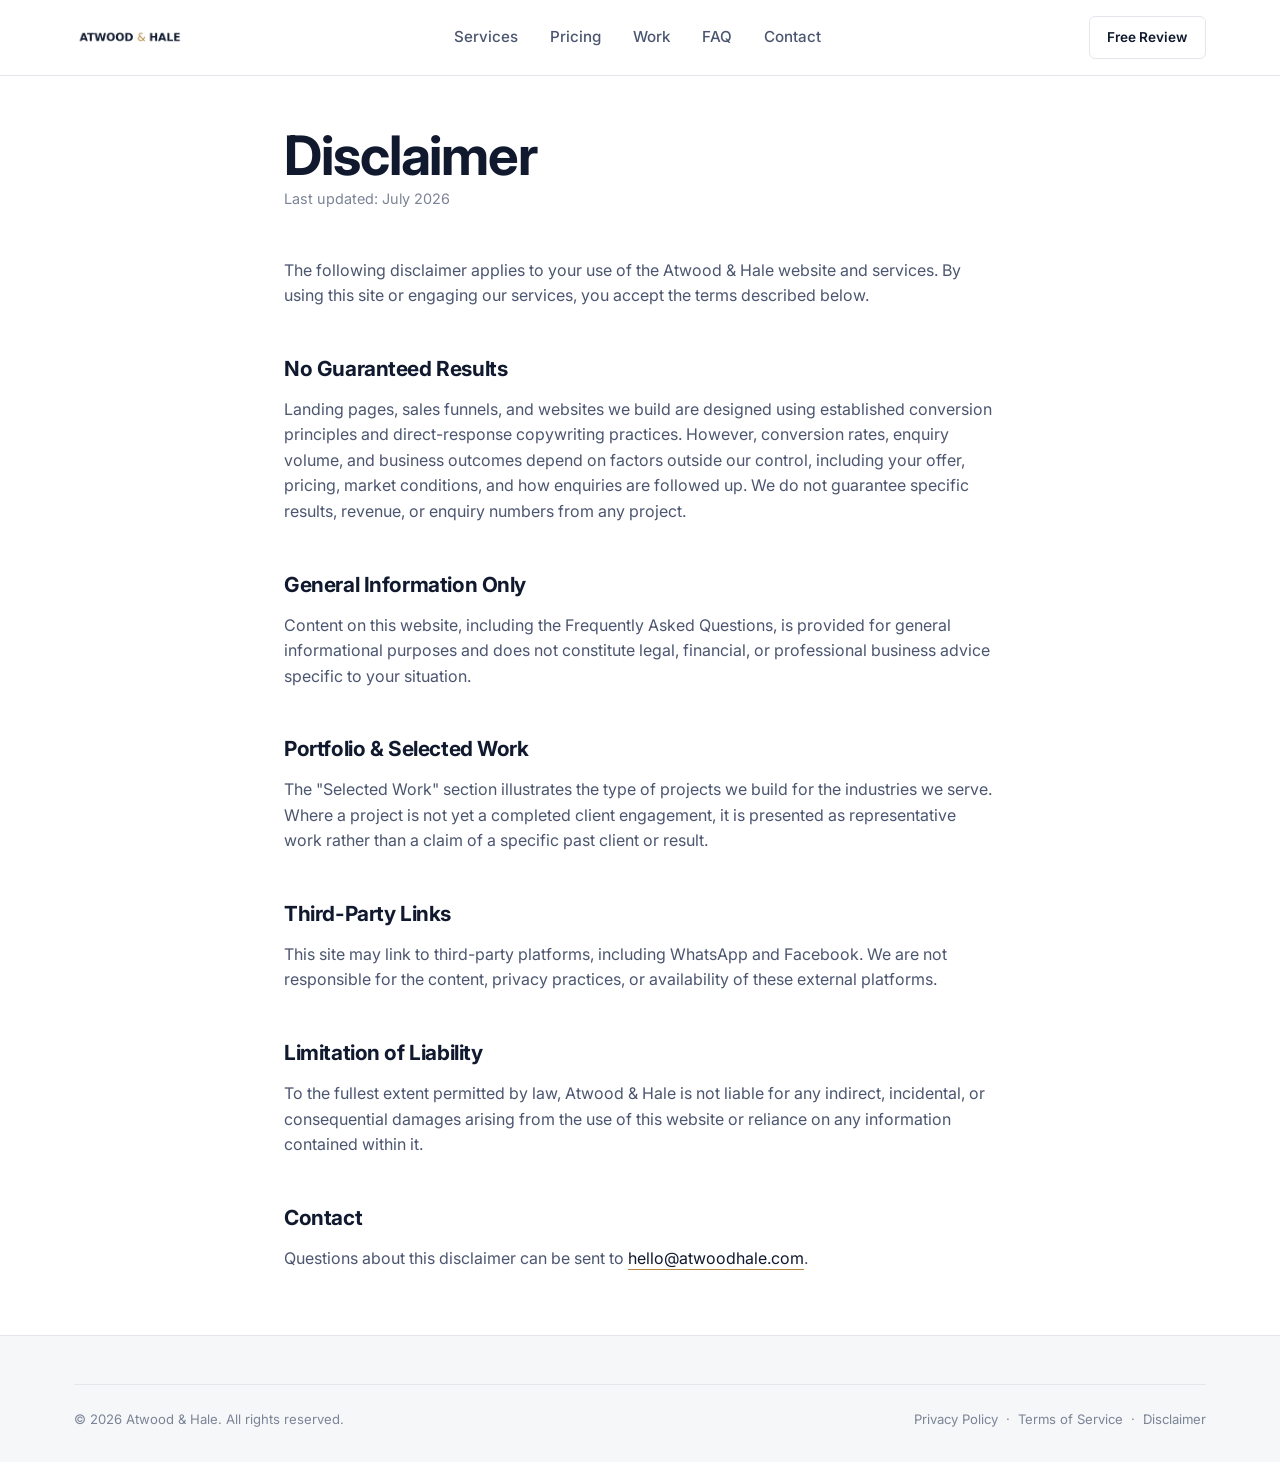
<file: disclaimer.html>
<!DOCTYPE html>
<html lang="en">
<head>
  <meta charset="UTF-8">
  <meta name="viewport" content="width=device-width, initial-scale=1.0">
  <title>Disclaimer | Atwood & Hale</title>
  <meta name="description" content="Terms of use and disclaimer for the Atwood & Hale website, including limitations regarding results and third-party content.">
  <link rel="canonical" href="https://atwoodhale.com/disclaimer.html">
  <link rel="icon" href="./favicon.ico" sizes="any">
  <link rel="stylesheet" href="./style.css">
  <link rel="preconnect" href="https://fonts.googleapis.com">
  <link rel="preconnect" href="https://fonts.gstatic.com" crossorigin>
  <link href="https://fonts.googleapis.com/css2?family=Inter:wght@400;500;600;700&family=Newsreader:ital,wght@1,500&display=swap" rel="stylesheet">

  <!-- ============================================================
       AD TRACKING — add IDs before running paid traffic, then
       uncomment. Keep this identical across every page.
       ============================================================ -->
    <!-- Meta Pixel Code -->
    <script>
        !function(f,b,e,v,n,t,s)
        {if(f.fbq)return;n=f.fbq=function(){n.callMethod?
        n.callMethod.apply(n,arguments):n.queue.push(arguments)};
        if(!f._fbq)f._fbq=n;n.push=n;n.loaded=!0;n.version='2.0';
        n.queue=[];t=b.createElement(e);t.async=!0;
        t.src=v;s=b.getElementsByTagName(e)[0];
        s.parentNode.insertBefore(t,s)}(window, document,'script',
        'https://connect.facebook.net/en_US/fbevents.js');
        fbq('init', '1407724268049550');
        fbq('track', 'PageView');
    </script>
    <noscript><img height="1" width="1" style="display:none"
    src="https://www.facebook.com/tr?id=1407724268049550&ev=PageView&noscript=1"
    /></noscript>
    <!-- End Meta Pixel Code -->
  <!--
  <script>
    !function(f,b,e,v,n,t,s){if(f.fbq)return;n=f.fbq=function(){n.callMethod?
    n.callMethod.apply(n,arguments):n.queue.push(arguments)};if(!f._fbq)f._fbq=n;
    n.push=n;n.loaded=!0;n.version='2.0';n.queue=[];t=b.createElement(e);t.async=!0;
    t.src=v;s=b.getElementsByTagName(e)[0];s.parentNode.insertBefore(t,s)}(window,
    document,'script','https://connect.facebook.net/en_US/fbevents.js');
    fbq('init', 'YOUR_META_PIXEL_ID');
    fbq('track', 'PageView');
  </script>
  <script async src="https://www.googletagmanager.com/gtag/js?id=YOUR_GOOGLE_ADS_ID"></script>
  <script>
    window.dataLayer = window.dataLayer || [];
    function gtag(){dataLayer.push(arguments);}
    gtag('js', new Date());
    gtag('config', 'YOUR_GOOGLE_ADS_ID');
  </script>
  -->
</head>
<body>
  <a class="skip-link" href="#main">Skip to content</a>

  <header class="site-header">
    <div class="container nav">
      <a href="https://www.atwoodhale.com" class="nav__brand" aria-label="Atwood & Hale — Home">
        <img class="logo-light" src="./logo.png" alt="Atwood & Hale" width="150" height="38">
        <img class="logo-dark" src="./logo-light.png" alt="Atwood & Hale" width="150" height="38">
      </a>
      <nav class="nav__links" aria-label="Primary">
        <a href="./index.html#services">Services</a>
        <a href="./pricing.html">Pricing</a>
        <a href="./portfolio.html">Work</a>
        <a href="./index.html#faq">FAQ</a>
        <a href="./contact.html">Contact</a>
      </nav>
      <div class="nav__cta">
        <a href="./contact.html" class="btn btn--secondary btn--sm">Free Review</a>
        <button class="nav__toggle" aria-label="Open menu" aria-expanded="false" id="navToggle">
          <span></span><span></span><span></span>
        </button>
      </div>
    </div>
  </header>

  <main id="main">
    <section class="section section--tight">
      <div class="container legal">
        <h1>Disclaimer</h1>
        <p class="updated">Last updated: July 2026</p>

        <p>The following disclaimer applies to your use of the Atwood &amp; Hale website and services. By using this site or engaging our services, you accept the terms described below.</p>

        <h2>No Guaranteed Results</h2>
        <p>Landing pages, sales funnels, and websites we build are designed using established conversion principles and direct-response copywriting practices. However, conversion rates, enquiry volume, and business outcomes depend on factors outside our control, including your offer, pricing, market conditions, and how enquiries are followed up. We do not guarantee specific results, revenue, or enquiry numbers from any project.</p>

        <h2>General Information Only</h2>
        <p>Content on this website, including the Frequently Asked Questions, is provided for general informational purposes and does not constitute legal, financial, or professional business advice specific to your situation.</p>

        <h2>Portfolio &amp; Selected Work</h2>
        <p>The "Selected Work" section illustrates the type of projects we build for the industries we serve. Where a project is not yet a completed client engagement, it is presented as representative work rather than a claim of a specific past client or result.</p>

        <h2>Third-Party Links</h2>
        <p>This site may link to third-party platforms, including WhatsApp and Facebook. We are not responsible for the content, privacy practices, or availability of these external platforms.</p>

        <h2>Limitation of Liability</h2>
        <p>To the fullest extent permitted by law, Atwood &amp; Hale is not liable for any indirect, incidental, or consequential damages arising from the use of this website or reliance on any information contained within it.</p>

        <h2>Contact</h2>
        <p>Questions about this disclaimer can be sent to <a class="link" href="mailto:hello@atwoodhale.com">hello@atwoodhale.com</a>.</p>
      </div>
    </section>
  </main>

    <footer class="site-footer">
    <div class="container">
      <div class="footer-bottom">
        <span>&copy; <span id="year">2026</span> Atwood &amp; Hale. All rights reserved.</span>
        <span><a href="./privacy-policy.html">Privacy Policy</a> &nbsp;&middot;&nbsp; <a href="./terms.html">Terms of Service</a> &nbsp;&middot;&nbsp; <a href="./disclaimer.html">Disclaimer</a></span>
      </div>
    </div>
  </footer>

  <script src="./script.js"></script>
</body>
</html>
</file>
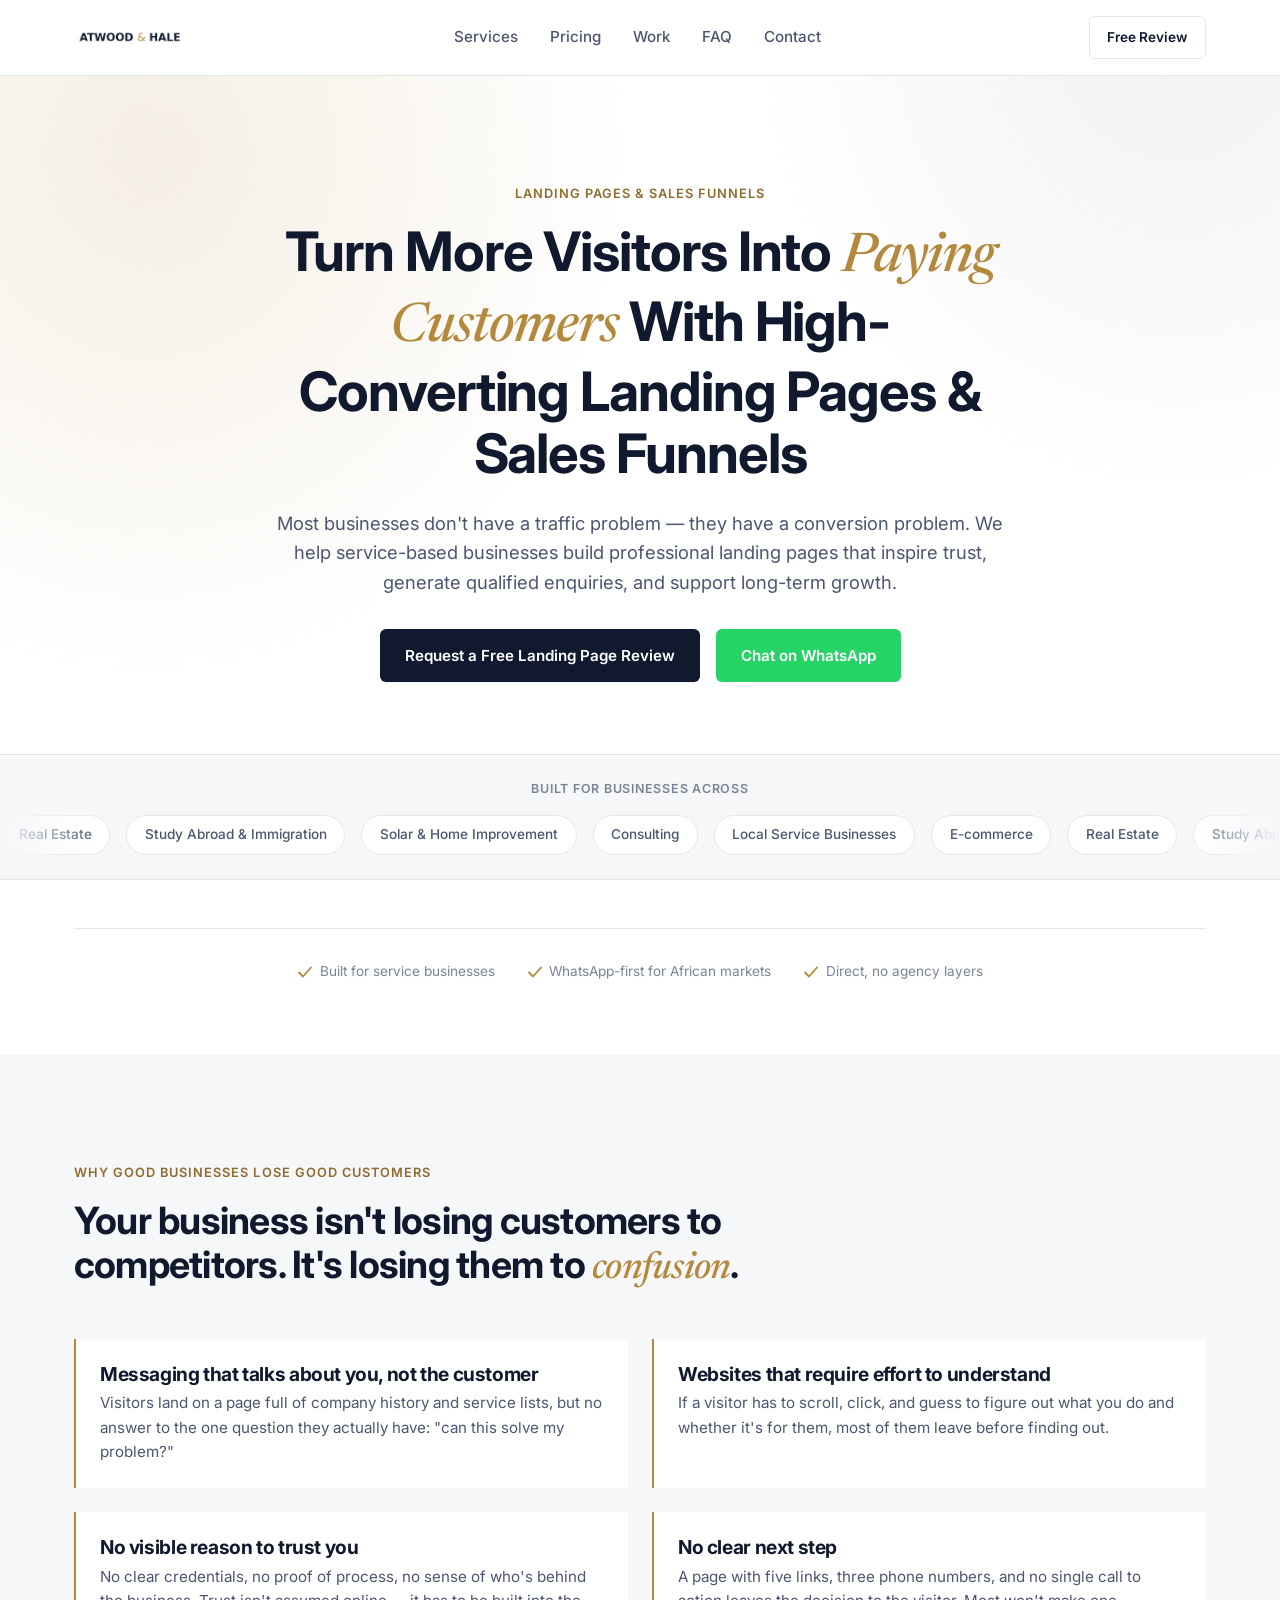
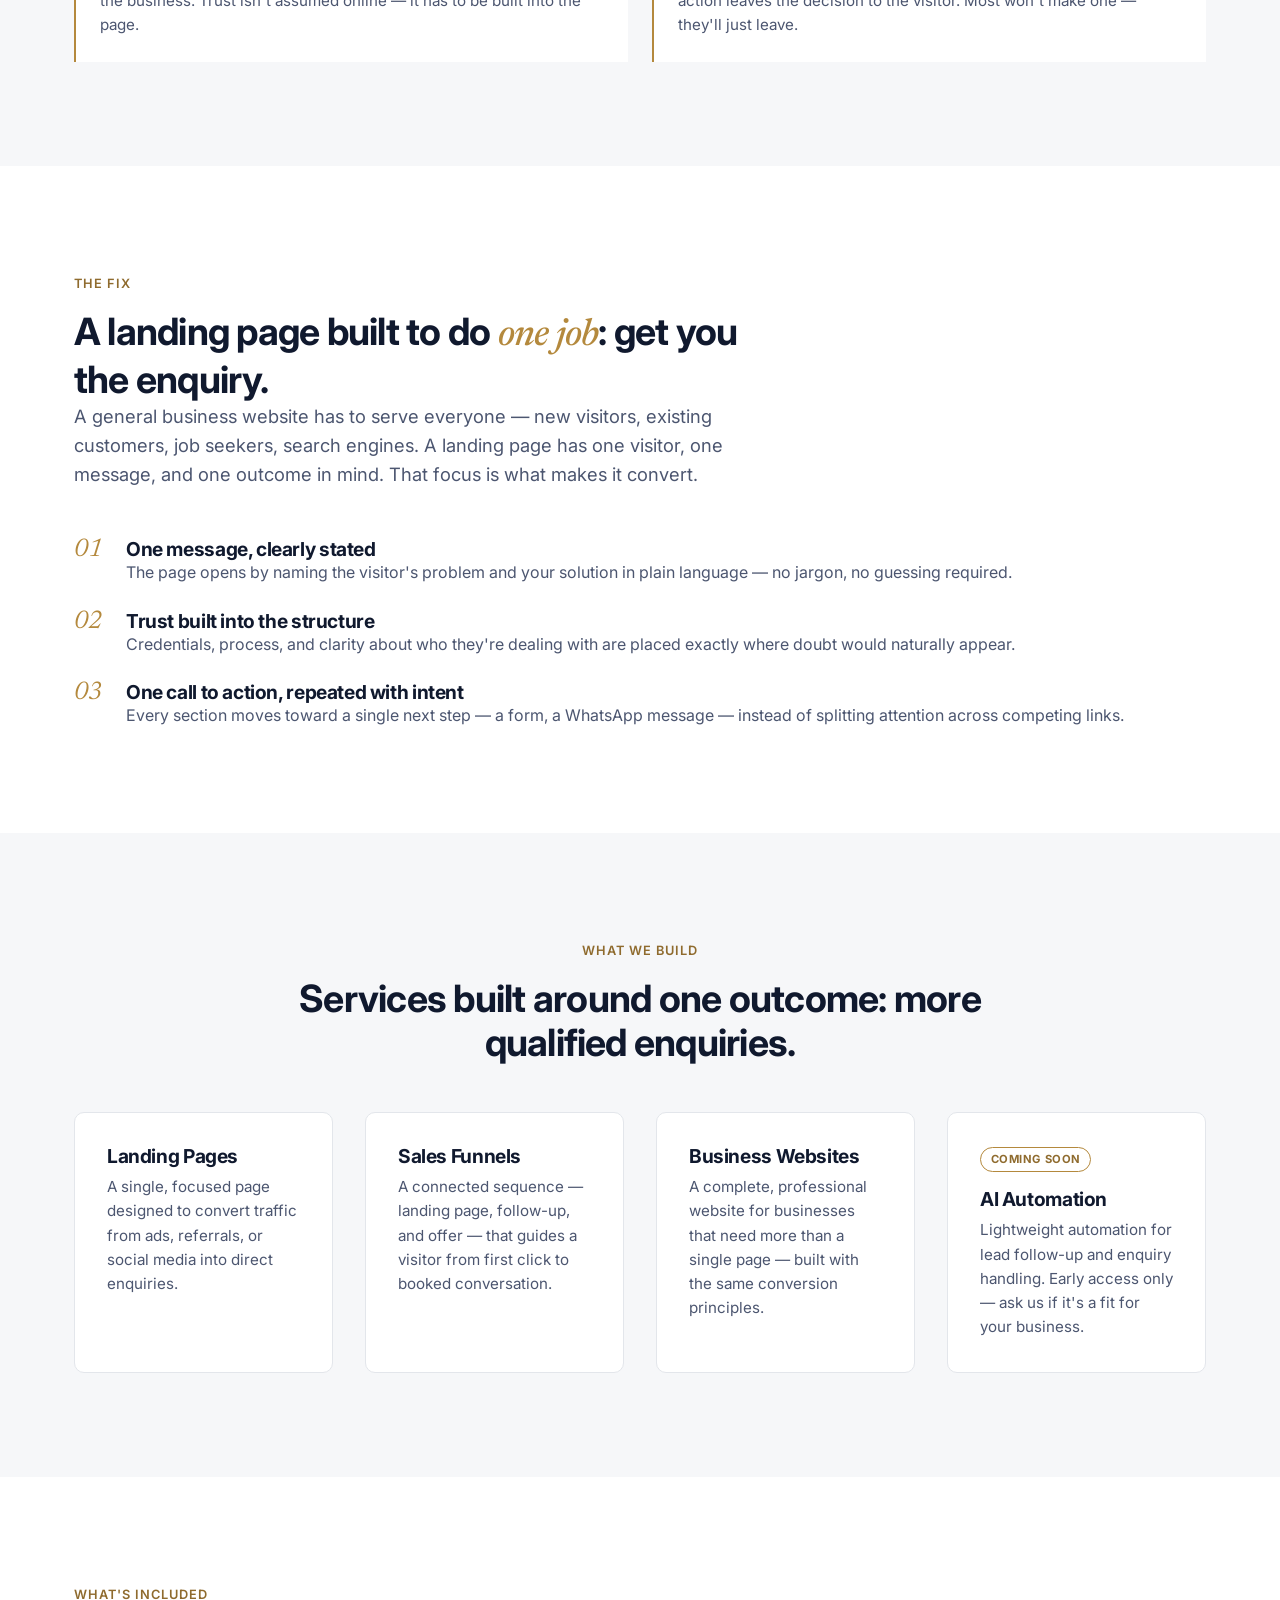
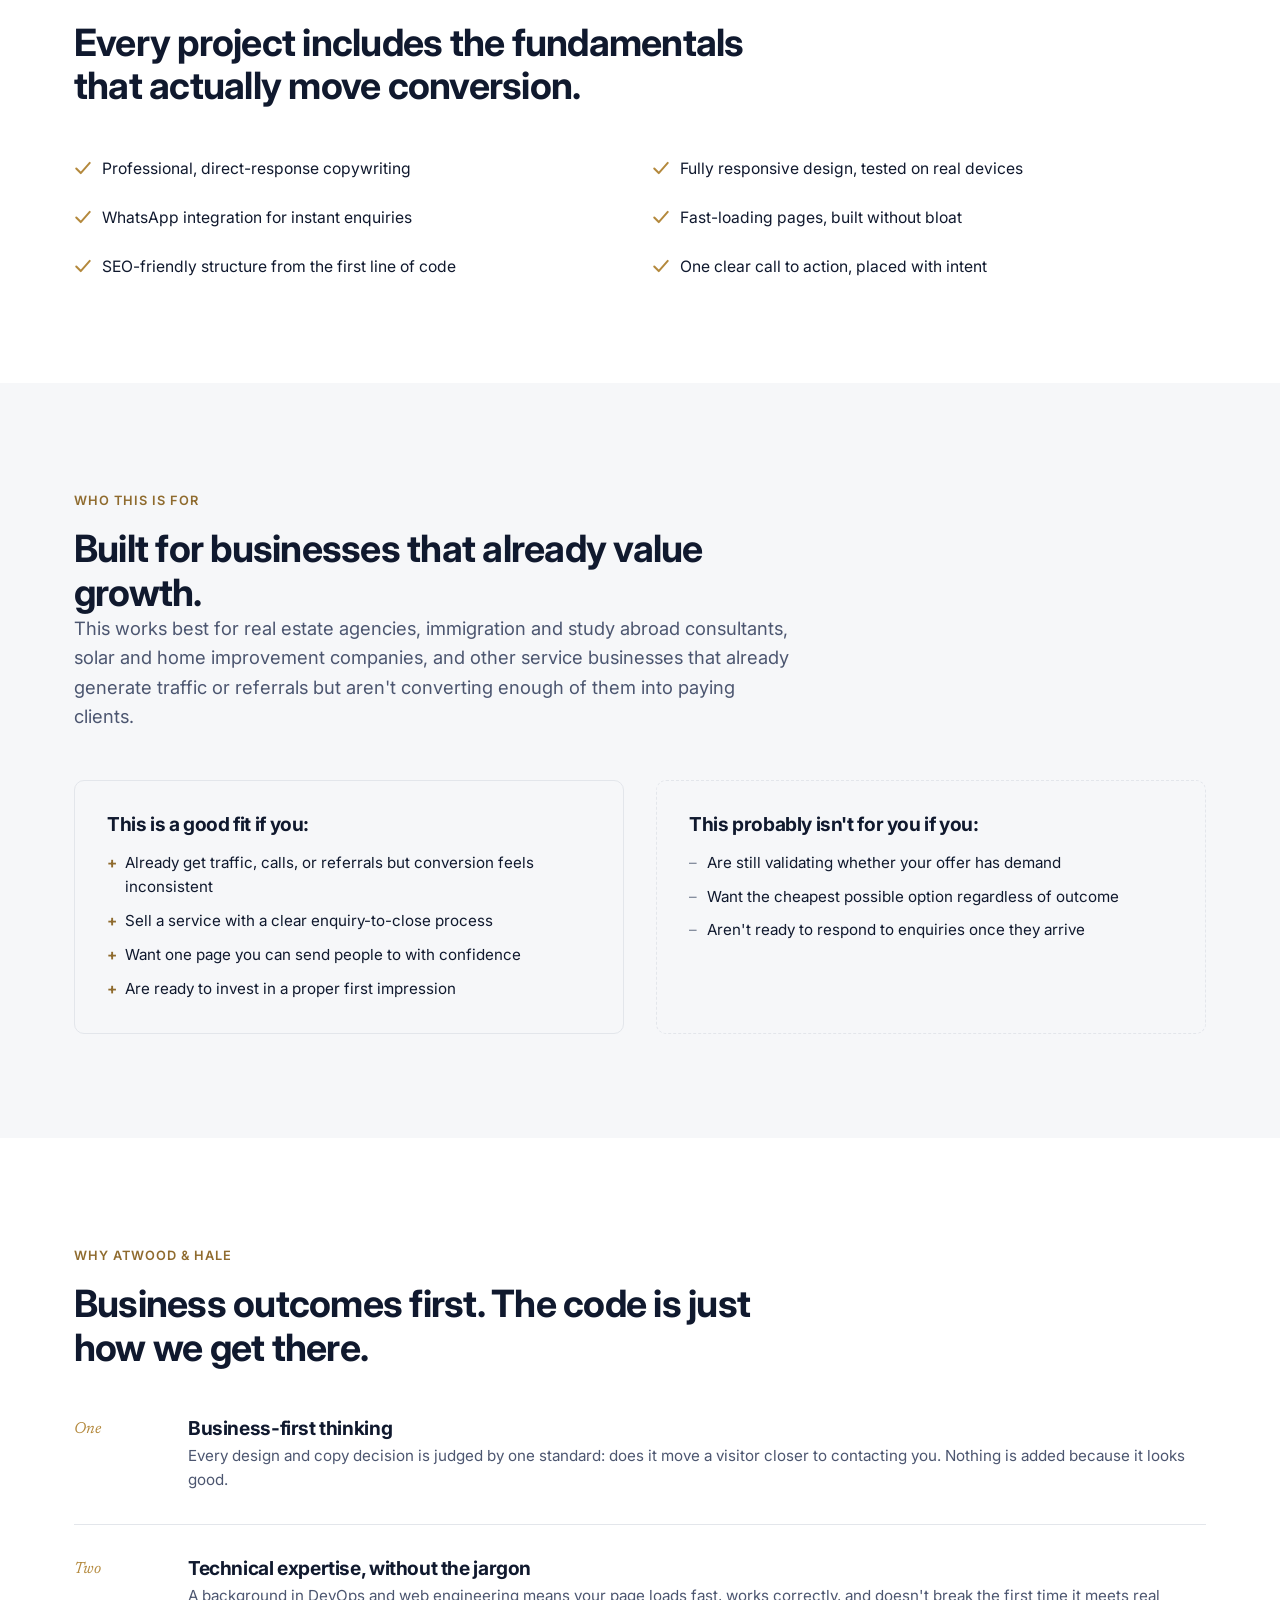
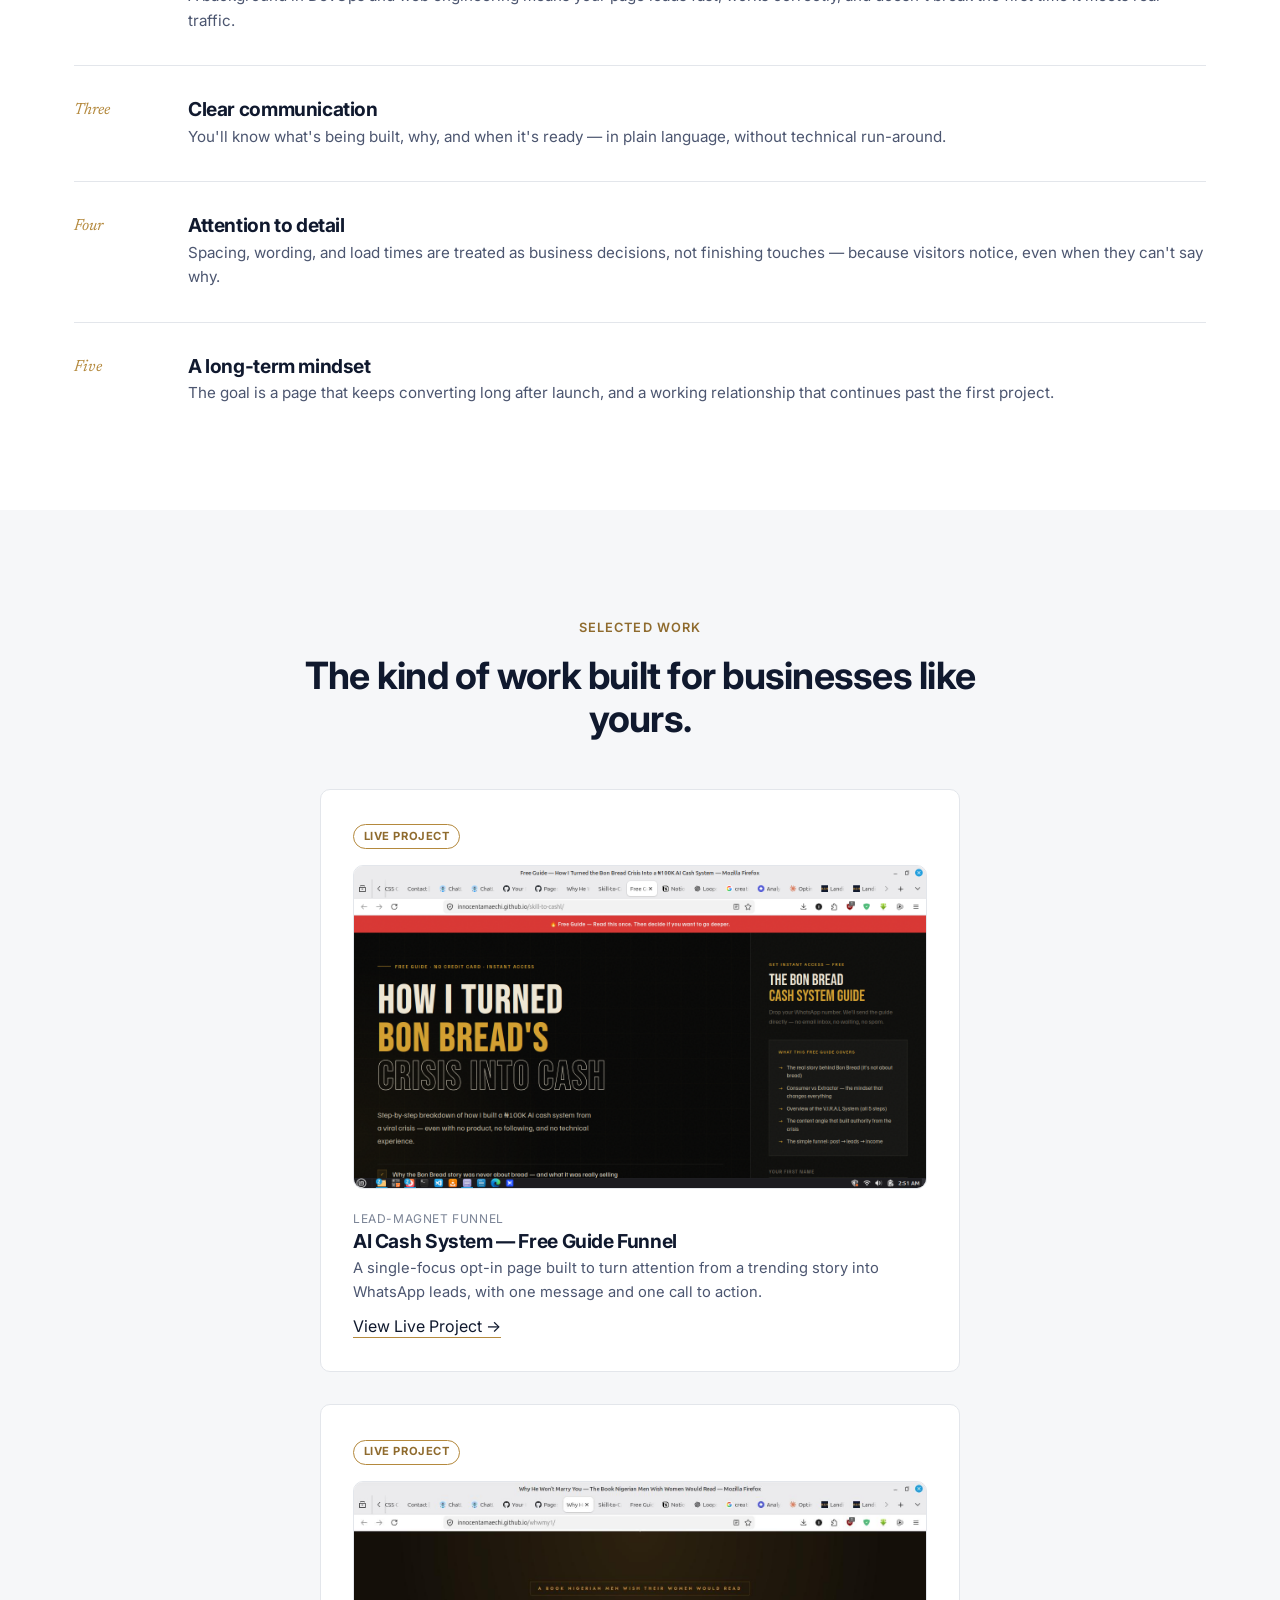
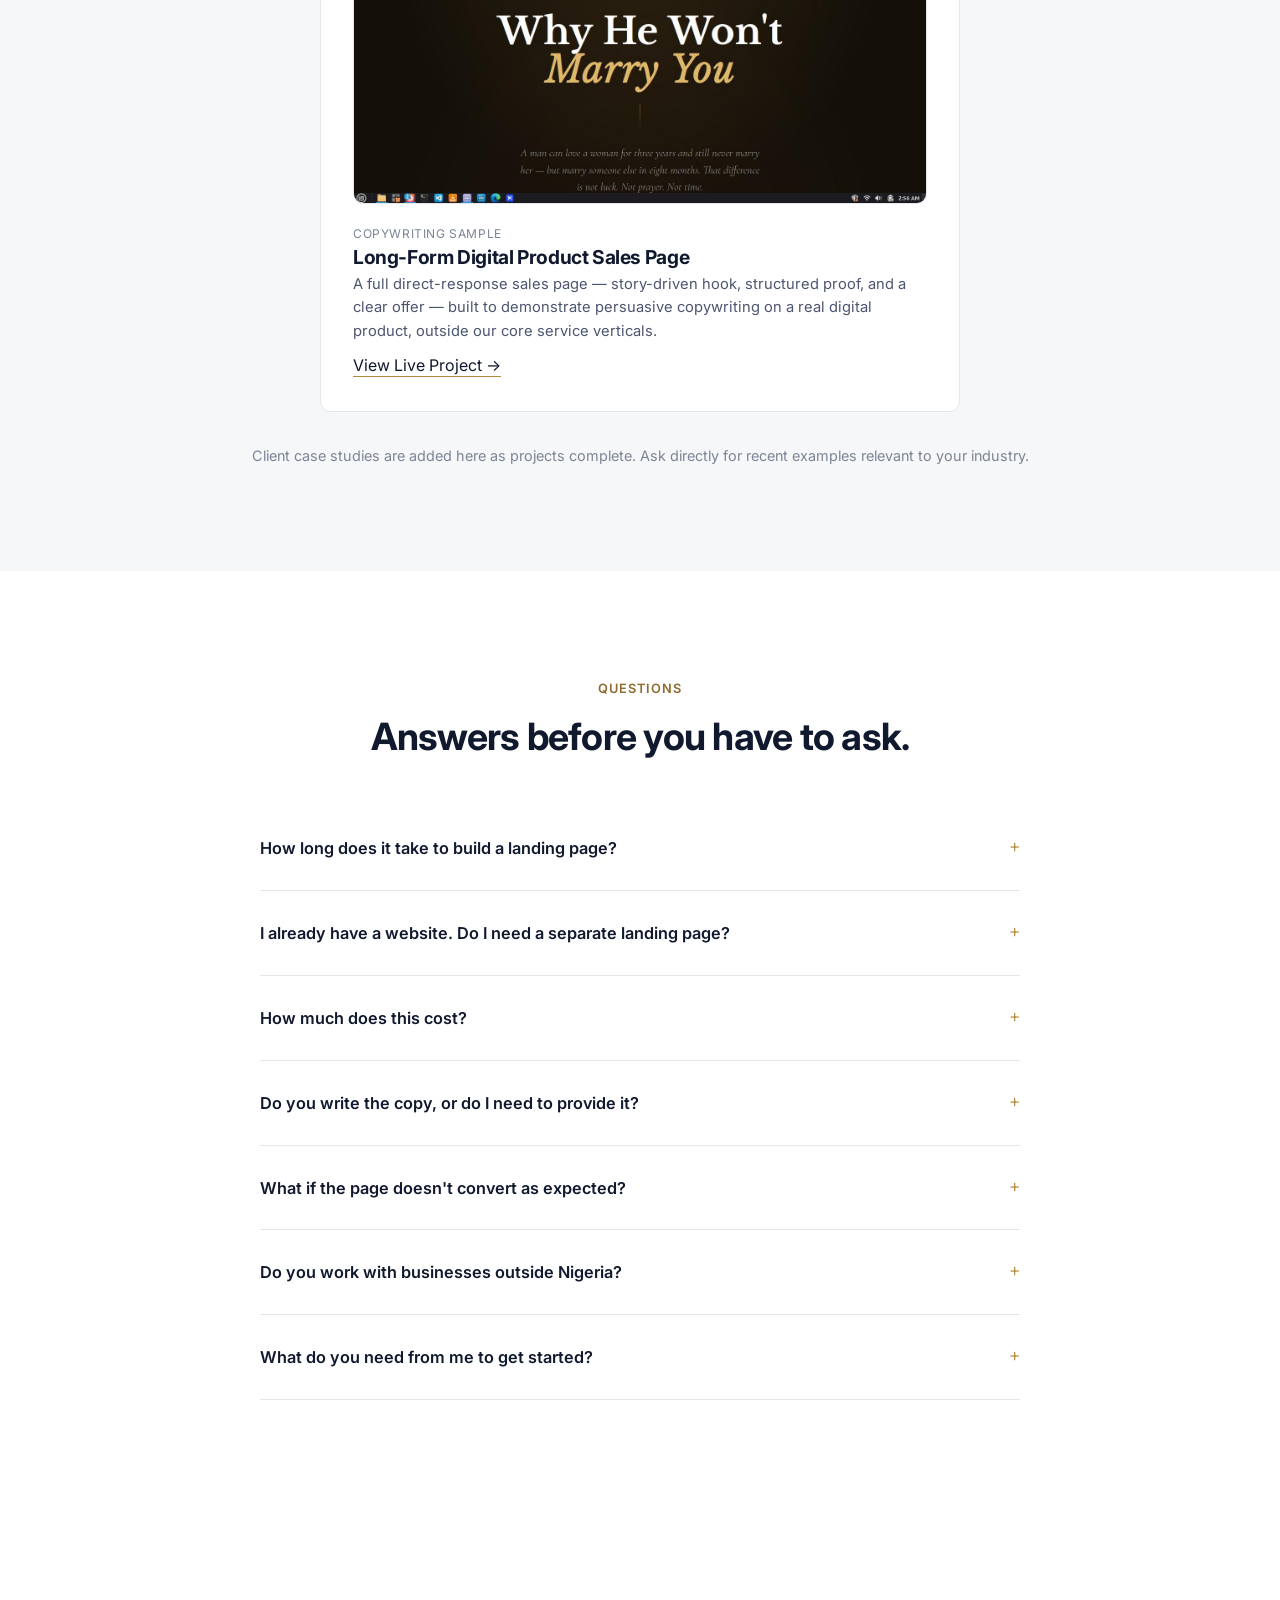
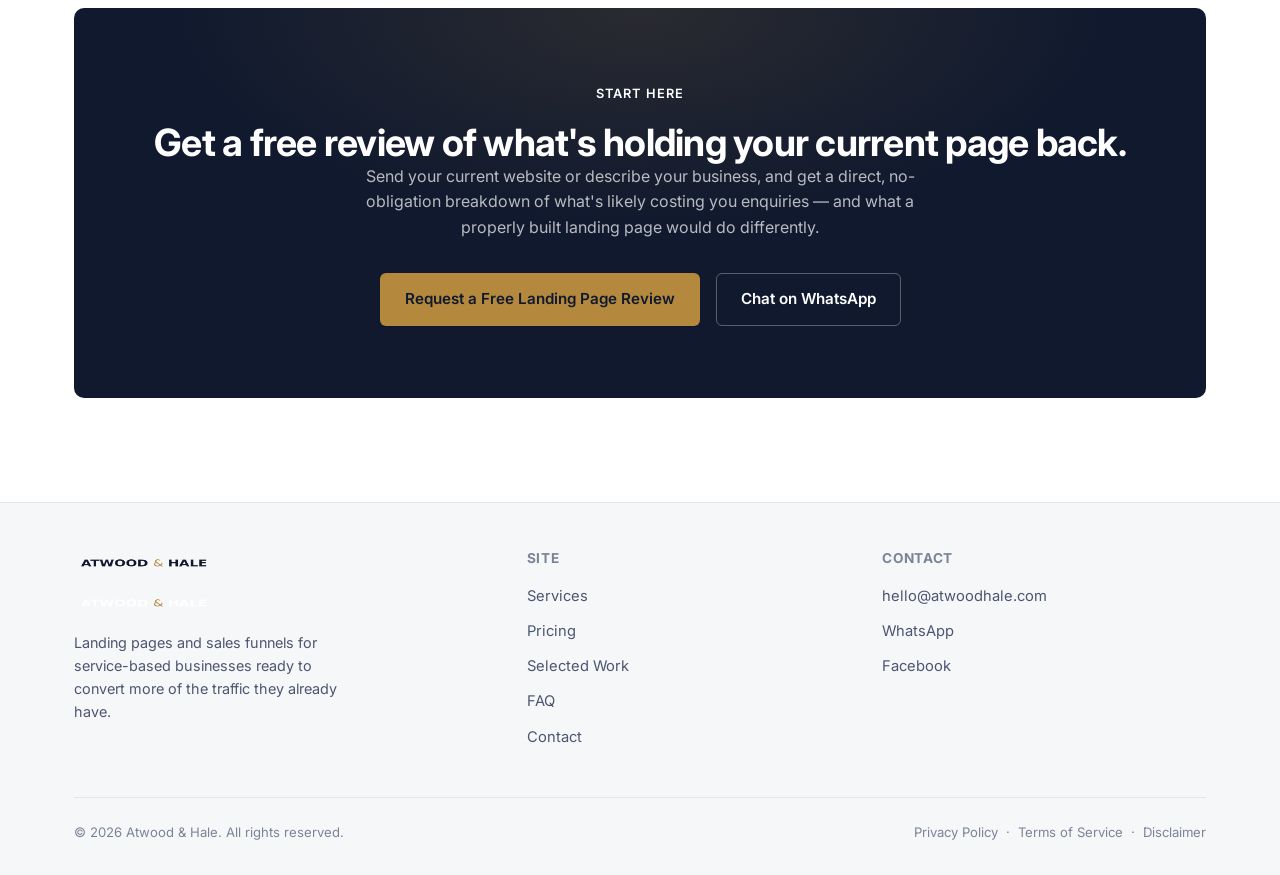
<file: index (copy).html>
<!DOCTYPE html>
<html lang="en">
<head>
  <meta charset="UTF-8">
  <meta name="viewport" content="width=device-width, initial-scale=1.0">
  <title>Landing Pages & Sales Funnels That Convert | Atwood & Hale</title>
  <meta name="description" content="Atwood & Hale builds high-converting landing pages and sales funnels for real estate agencies, immigration consultants, solar companies, and service businesses. Request a free landing page review.">
  <link rel="canonical" href="https://atwoodhale.com/">

  <!-- Open Graph -->
  <meta property="og:type" content="website">
  <meta property="og:site_name" content="Atwood & Hale">
  <meta property="og:title" content="Landing Pages & Sales Funnels That Convert | Atwood & Hale">
  <meta property="og:description" content="Most businesses don't have a traffic problem — they have a conversion problem. We build landing pages that turn visitors into qualified enquiries.">
  <meta property="og:url" content="https://atwoodhale.com/">
  <meta property="og:image" content="https://atwoodhale.com/og-image.jpg">

  <!-- Twitter -->
  <meta name="twitter:card" content="summary_large_image">
  <meta name="twitter:title" content="Landing Pages & Sales Funnels That Convert | Atwood & Hale">
  <meta name="twitter:description" content="High-converting landing pages and sales funnels for growth-minded businesses.">
  <meta name="twitter:image" content="https://atwoodhale.com/og-image.jpg">

  <link rel="icon" href="./favicon.ico" sizes="any">
  <link rel="stylesheet" href="./style.css">
  <link rel="preconnect" href="https://fonts.googleapis.com">
  <link rel="preconnect" href="https://fonts.gstatic.com" crossorigin>
  <link href="https://fonts.googleapis.com/css2?family=Inter:wght@400;500;600;700&family=Newsreader:ital,wght@1,500&display=swap" rel="stylesheet">

  <script type="application/ld+json">
  {
    "@context": "https://schema.org",
    "@type": "ProfessionalService",
    "name": "Atwood & Hale",
    "founder": {
      "@type": "Person",
      "name": "Innocent Amaechi",
      "jobTitle": "Founder & Strategic Partner"
    },
    "description": "Atwood & Hale designs and builds high-converting landing pages, sales funnels, and business websites for service-based businesses, including real estate agencies, immigration and study abroad consultants, and solar and home improvement companies.",
    "url": "https://atwoodhale.com/",
    "logo": "https://atwoodhale.com/logo.png",
    "image": "https://atwoodhale.com/og-image.jpg",
    "email": "hello@atwoodhale.com",
    "telephone": "+2349065013451",
    "sameAs": [
      "https://facebook.com/atwoodhale"
    ],
    "areaServed": "Worldwide",
    "priceRange": "$$"
  }
  </script>

  <!-- ============================================================
       AD TRACKING — add IDs before running paid traffic, then
       uncomment. Keep this identical across every page.
       ============================================================ -->
  <!--
  <script>
    !function(f,b,e,v,n,t,s){if(f.fbq)return;n=f.fbq=function(){n.callMethod?
    n.callMethod.apply(n,arguments):n.queue.push(arguments)};if(!f._fbq)f._fbq=n;
    n.push=n;n.loaded=!0;n.version='2.0';n.queue=[];t=b.createElement(e);t.async=!0;
    t.src=v;s=b.getElementsByTagName(e)[0];s.parentNode.insertBefore(t,s)}(window,
    document,'script','https://connect.facebook.net/en_US/fbevents.js');
    fbq('init', 'YOUR_META_PIXEL_ID');
    fbq('track', 'PageView');
  </script>
  <script async src="https://www.googletagmanager.com/gtag/js?id=YOUR_GOOGLE_ADS_ID"></script>
  <script>
    window.dataLayer = window.dataLayer || [];
    function gtag(){dataLayer.push(arguments);}
    gtag('js', new Date());
    gtag('config', 'YOUR_GOOGLE_ADS_ID');
  </script>
  -->
</head>
<body>
  <a class="skip-link" href="#main">Skip to content</a>

  <!-- ============================ HEADER ============================ -->
  <header class="site-header">
    <div class="container nav">
      <a href="./index.html" class="nav__brand" aria-label="Atwood & Hale — Home">
        <img class="logo-light" src="./logo.png" alt="Atwood & Hale" width="150" height="38">
        <img class="logo-dark" src="./logo-light.png" alt="Atwood & Hale" width="150" height="38">
      </a>
      <nav class="nav__links" aria-label="Primary">
        <a href="#services">Services</a>
        <a href="./pricing.html">Pricing</a>
        <a href="#work">Work</a>
        <a href="#faq">FAQ</a>
        <a href="./contact.html">Contact</a>
      </nav>
      <div class="nav__cta">
        <a href="./contact.html" class="btn btn--secondary btn--sm">Free Review</a>
        <button class="nav__toggle" aria-label="Open menu" aria-expanded="false" id="navToggle">
          <span></span><span></span><span></span>
        </button>
      </div>
    </div>
  </header>

  <main id="main">

    <!-- ============================ HERO ============================ -->
    <section class="hero">
      <div class="container hero__content hero__content--centered">
        <span class="eyebrow">Landing Pages &amp; Sales Funnels</span>
        <h1>Turn More Visitors Into <span class="accent">Paying Customers</span> With High-Converting Landing Pages &amp; Sales Funnels</h1>
        <p class="lede" style="margin-inline:auto;">Most businesses don't have a traffic problem — they have a conversion problem. We help service-based businesses build professional landing pages that inspire trust, generate qualified enquiries, and support long-term growth.</p>
        <div class="hero__actions hero__actions--centered">
          <a href="./contact.html" class="btn btn--primary">Request a Free Landing Page Review</a>
          <a href="https://wa.me/2349065013451?text=Hi%20Atwood%20%26%20Hale%2C%20I%27d%20like%20to%20talk%20about%20a%20landing%20page%20for%20my%20business." class="btn btn--whatsapp" target="_blank" rel="noopener">
            Chat on WhatsApp
          </a>
        </div>
      </div>

      <!-- Trusted-industries marquee — animated strip, mirrors the "trusted by" motion
           pattern without fabricating client logos we don't have permission to use. -->
      <div class="trust-marquee" aria-label="Industries we build for">
        <p class="trust-marquee__label">Built for businesses across</p>
        <div class="trust-marquee__track">
          <div class="trust-marquee__group">
            <span class="trust-pill">Real Estate</span>
            <span class="trust-pill">Study Abroad &amp; Immigration</span>
            <span class="trust-pill">Solar &amp; Home Improvement</span>
            <span class="trust-pill">Consulting</span>
            <span class="trust-pill">Local Service Businesses</span>
            <span class="trust-pill">E-commerce</span>
          </div>
          <div class="trust-marquee__group" aria-hidden="true">
            <span class="trust-pill">Real Estate</span>
            <span class="trust-pill">Study Abroad &amp; Immigration</span>
            <span class="trust-pill">Solar &amp; Home Improvement</span>
            <span class="trust-pill">Consulting</span>
            <span class="trust-pill">Local Service Businesses</span>
            <span class="trust-pill">E-commerce</span>
          </div>
        </div>
      </div>

      <div class="container">
        <div class="hero__trust hero__trust--centered">
          <span class="hero__trust-item"><svg width="16" height="16" viewBox="0 0 16 16" fill="none"><path d="M2 8.5L6 12.5L14 3.5" stroke="currentColor" stroke-width="1.8" stroke-linecap="round" stroke-linejoin="round"/></svg> Built for service businesses</span>
          <span class="hero__trust-item"><svg width="16" height="16" viewBox="0 0 16 16" fill="none"><path d="M2 8.5L6 12.5L14 3.5" stroke="currentColor" stroke-width="1.8" stroke-linecap="round" stroke-linejoin="round"/></svg> WhatsApp-first for African markets</span>
          <span class="hero__trust-item"><svg width="16" height="16" viewBox="0 0 16 16" fill="none"><path d="M2 8.5L6 12.5L14 3.5" stroke="currentColor" stroke-width="1.8" stroke-linecap="round" stroke-linejoin="round"/></svg> Direct, no agency layers</span>
        </div>
      </div>
    </section>


    <!-- ============================ PROBLEM ============================ -->
    <section class="section section--alt" id="problem">
      <div class="container">
        <div class="section-head">
          <span class="eyebrow">Why Good Businesses Lose Good Customers</span>
          <h2>Your business isn't losing customers to competitors. It's losing them to <span class="accent">confusion</span>.</h2>
        </div>
        <div class="problem-list">
          <div class="problem-item">
            <h3>Messaging that talks about you, not the customer</h3>
            <p>Visitors land on a page full of company history and service lists, but no answer to the one question they actually have: "can this solve my problem?"</p>
          </div>
          <div class="problem-item">
            <h3>Websites that require effort to understand</h3>
            <p>If a visitor has to scroll, click, and guess to figure out what you do and whether it's for them, most of them leave before finding out.</p>
          </div>
          <div class="problem-item">
            <h3>No visible reason to trust you</h3>
            <p>No clear credentials, no proof of process, no sense of who's behind the business. Trust isn't assumed online — it has to be built into the page.</p>
          </div>
          <div class="problem-item">
            <h3>No clear next step</h3>
            <p>A page with five links, three phone numbers, and no single call to action leaves the decision to the visitor. Most won't make one — they'll just leave.</p>
          </div>
        </div>
      </div>
    </section>

    <!-- ============================ SOLUTION ============================ -->
    <section class="section" id="solution">
      <div class="container">
        <div class="section-head">
          <span class="eyebrow">The Fix</span>
          <h2>A landing page built to do <span class="accent">one job</span>: get you the enquiry.</h2>
          <p class="lede">A general business website has to serve everyone — new visitors, existing customers, job seekers, search engines. A landing page has one visitor, one message, and one outcome in mind. That focus is what makes it convert.</p>
        </div>
        <div class="solution-points">
          <div class="solution-point">
            <span class="solution-point__num">01</span>
            <div>
              <h3>One message, clearly stated</h3>
              <p>The page opens by naming the visitor's problem and your solution in plain language — no jargon, no guessing required.</p>
            </div>
          </div>
          <div class="solution-point">
            <span class="solution-point__num">02</span>
            <div>
              <h3>Trust built into the structure</h3>
              <p>Credentials, process, and clarity about who they're dealing with are placed exactly where doubt would naturally appear.</p>
            </div>
          </div>
          <div class="solution-point">
            <span class="solution-point__num">03</span>
            <div>
              <h3>One call to action, repeated with intent</h3>
              <p>Every section moves toward a single next step — a form, a WhatsApp message — instead of splitting attention across competing links.</p>
            </div>
          </div>
        </div>
      </div>
    </section>

    <!-- ============================ SERVICES ============================ -->
    <section class="section section--alt" id="services">
      <div class="container">
        <div class="section-head section-head--center">
          <span class="eyebrow">What We Build</span>
          <h2>Services built around one outcome: more qualified enquiries.</h2>
        </div>
        <div class="grid grid--4">
          <div class="card">
            <h3>Landing Pages</h3>
            <p>A single, focused page designed to convert traffic from ads, referrals, or social media into direct enquiries.</p>
          </div>
          <div class="card">
            <h3>Sales Funnels</h3>
            <p>A connected sequence — landing page, follow-up, and offer — that guides a visitor from first click to booked conversation.</p>
          </div>
          <div class="card">
            <h3>Business Websites</h3>
            <p>A complete, professional website for businesses that need more than a single page — built with the same conversion principles.</p>
          </div>
          <div class="card">
            <span class="card__badge">Coming Soon</span>
            <h3>AI Automation</h3>
            <p>Lightweight automation for lead follow-up and enquiry handling. Early access only — ask us if it's a fit for your business.</p>
          </div>
        </div>
      </div>
    </section>

    <!-- ============================ WHAT YOU GET ============================ -->
    <section class="section" id="what-you-get">
      <div class="container">
        <div class="section-head">
          <span class="eyebrow">What's Included</span>
          <h2>Every project includes the fundamentals that actually move conversion.</h2>
        </div>
        <ul class="checklist">
          <li><svg width="18" height="18" viewBox="0 0 16 16" fill="none"><path d="M2 8.5L6 12.5L14 3.5" stroke="currentColor" stroke-width="1.8" stroke-linecap="round" stroke-linejoin="round"/></svg> Professional, direct-response copywriting</li>
          <li><svg width="18" height="18" viewBox="0 0 16 16" fill="none"><path d="M2 8.5L6 12.5L14 3.5" stroke="currentColor" stroke-width="1.8" stroke-linecap="round" stroke-linejoin="round"/></svg> Fully responsive design, tested on real devices</li>
          <li><svg width="18" height="18" viewBox="0 0 16 16" fill="none"><path d="M2 8.5L6 12.5L14 3.5" stroke="currentColor" stroke-width="1.8" stroke-linecap="round" stroke-linejoin="round"/></svg> WhatsApp integration for instant enquiries</li>
          <li><svg width="18" height="18" viewBox="0 0 16 16" fill="none"><path d="M2 8.5L6 12.5L14 3.5" stroke="currentColor" stroke-width="1.8" stroke-linecap="round" stroke-linejoin="round"/></svg> Fast-loading pages, built without bloat</li>
          <li><svg width="18" height="18" viewBox="0 0 16 16" fill="none"><path d="M2 8.5L6 12.5L14 3.5" stroke="currentColor" stroke-width="1.8" stroke-linecap="round" stroke-linejoin="round"/></svg> SEO-friendly structure from the first line of code</li>
          <li><svg width="18" height="18" viewBox="0 0 16 16" fill="none"><path d="M2 8.5L6 12.5L14 3.5" stroke="currentColor" stroke-width="1.8" stroke-linecap="round" stroke-linejoin="round"/></svg> One clear call to action, placed with intent</li>
        </ul>
      </div>
    </section>

    <!-- ============================ WHO THIS IS FOR ============================ -->
    <section class="section section--alt" id="who-this-is-for">
      <div class="container">
        <div class="section-head">
          <span class="eyebrow">Who This Is For</span>
          <h2>Built for businesses that already value growth.</h2>
          <p class="lede">This works best for real estate agencies, immigration and study abroad consultants, solar and home improvement companies, and other service businesses that already generate traffic or referrals but aren't converting enough of them into paying clients.</p>
        </div>
        <div class="qualify-grid">
          <div class="qualify-card qualify-card--yes">
            <h3>This is a good fit if you:</h3>
            <ul>
              <li>Already get traffic, calls, or referrals but conversion feels inconsistent</li>
              <li>Sell a service with a clear enquiry-to-close process</li>
              <li>Want one page you can send people to with confidence</li>
              <li>Are ready to invest in a proper first impression</li>
            </ul>
          </div>
          <div class="qualify-card qualify-card--no">
            <h3>This probably isn't for you if you:</h3>
            <ul>
              <li>Are still validating whether your offer has demand</li>
              <li>Want the cheapest possible option regardless of outcome</li>
              <li>Aren't ready to respond to enquiries once they arrive</li>
            </ul>
          </div>
        </div>
      </div>
    </section>

    <!-- ============================ WHY WORK WITH ME ============================ -->
    <section class="section" id="why">
      <div class="container">
        <div class="section-head">
          <span class="eyebrow">Why Atwood &amp; Hale</span>
          <h2>Business outcomes first. The code is just how we get there.</h2>
        </div>
        <div class="reasons">
          <div class="reason">
            <span class="reason__label">One</span>
            <div>
              <h3>Business-first thinking</h3>
              <p>Every design and copy decision is judged by one standard: does it move a visitor closer to contacting you. Nothing is added because it looks good.</p>
            </div>
          </div>
          <div class="reason">
            <span class="reason__label">Two</span>
            <div>
              <h3>Technical expertise, without the jargon</h3>
              <p>A background in DevOps and web engineering means your page loads fast, works correctly, and doesn't break the first time it meets real traffic.</p>
            </div>
          </div>
          <div class="reason">
            <span class="reason__label">Three</span>
            <div>
              <h3>Clear communication</h3>
              <p>You'll know what's being built, why, and when it's ready — in plain language, without technical run-around.</p>
            </div>
          </div>
          <div class="reason">
            <span class="reason__label">Four</span>
            <div>
              <h3>Attention to detail</h3>
              <p>Spacing, wording, and load times are treated as business decisions, not finishing touches — because visitors notice, even when they can't say why.</p>
            </div>
          </div>
          <div class="reason">
            <span class="reason__label">Five</span>
            <div>
              <h3>A long-term mindset</h3>
              <p>The goal is a page that keeps converting long after launch, and a working relationship that continues past the first project.</p>
            </div>
          </div>
        </div>
      </div>
    </section>

    <!-- ============================ PORTFOLIO ============================ -->
    <section class="section section--alt" id="work">
      <div class="container">
        <div class="section-head section-head--center">
          <span class="eyebrow">Selected Work</span>
          <h2>The kind of work built for businesses like yours.</h2>
        </div>
        <div class="work-stack">
          <div class="card work-card">
            <span class="card__badge">Live Project</span>
            <figure><img src="./work-4.jpg" alt="Preview of the Skill-to-Cash AI lead-magnet funnel, a live project" width="800" height="600" loading="lazy"></figure>
            <span class="work-card__tag">Lead-Magnet Funnel</span>
            <h3>AI Cash System — Free Guide Funnel</h3>
            <p>A single-focus opt-in page built to turn attention from a trending story into WhatsApp leads, with one message and one call to action.</p>
            <a href="https://innocentamaechi.github.io/skill-to-cashl/" class="link" target="_blank" rel="noopener">View Live Project &rarr;</a>
          </div>
          <div class="card work-card">
            <span class="card__badge">Live Project</span>
            <figure><img src="./work-5.jpg" alt="Preview of a long-form direct-response sales page, a live project" width="800" height="600" loading="lazy"></figure>
            <span class="work-card__tag">Copywriting Sample</span>
            <h3>Long-Form Digital Product Sales Page</h3>
            <p>A full direct-response sales page — story-driven hook, structured proof, and a clear offer — built to demonstrate persuasive copywriting on a real digital product, outside our core service verticals.</p>
            <a href="https://innocentamaechi.github.io/whwmy1/" class="link" target="_blank" rel="noopener">View Live Project &rarr;</a>
          </div>
        </div>
        <p class="portfolio-note">Client case studies are added here as projects complete. Ask directly for recent examples relevant to your industry.</p>
      </div>
    </section>

    <!-- ============================ FAQ ============================ -->
    <section class="section" id="faq">
      <div class="container">
        <div class="section-head section-head--center">
          <span class="eyebrow">Questions</span>
          <h2>Answers before you have to ask.</h2>
        </div>
        <div class="faq">
          <details class="faq-item">
            <summary>How long does it take to build a landing page?</summary>
            <p>Most single landing pages are completed within 5–10 working days from when copy direction and any required assets are confirmed. Full sales funnels and multi-page websites take longer — you'll get a specific timeline after the free review.</p>
          </details>
          <details class="faq-item">
            <summary>I already have a website. Do I need a separate landing page?</summary>
            <p>Usually, yes. A general website has to serve many purposes at once, which dilutes its ability to convert any single type of visitor. A landing page is built for one traffic source and one action — which is why it typically converts at a higher rate.</p>
          </details>
          <details class="faq-item">
            <summary>How much does this cost?</summary>
            <p>Pricing depends on scope — a single landing page, a full funnel, and a business website are priced differently. You'll get a clear, specific quote after a short conversation about your goals, not a generic price list.</p>
          </details>
          <details class="faq-item">
            <summary>Do you write the copy, or do I need to provide it?</summary>
            <p>Copy is included. You'll be asked structured questions about your business, offer, and customers, and the page will be written from that — you're welcome to provide existing copy as a starting point if you prefer.</p>
          </details>
          <details class="faq-item">
            <summary>What if the page doesn't convert as expected?</summary>
            <p>No one can guarantee a specific conversion rate — anyone who does is not being straight with you. What's guaranteed is a page built on proven structure and clear messaging, with the option to review and adjust based on real performance once it's live.</p>
          </details>
          <details class="faq-item">
            <summary>Do you work with businesses outside Nigeria?</summary>
            <p>Yes. The process is fully remote and works well with clients across Africa and internationally — communication happens over WhatsApp, email, and video call as needed.</p>
          </details>
          <details class="faq-item">
            <summary>What do you need from me to get started?</summary>
            <p>A short description of your business and offer, your target customer, and any existing branding or content you'd like used. Everything else is covered during the free landing page review.</p>
          </details>
        </div>
      </div>
    </section>

    <!-- ============================ FINAL CTA ============================ -->
    <section class="section" id="final-cta">
      <div class="container">
        <div class="final-cta">
          <span class="eyebrow">Start Here</span>
          <h2>Get a free review of what's holding your current page back.</h2>
          <p>Send your current website or describe your business, and get a direct, no-obligation breakdown of what's likely costing you enquiries — and what a properly built landing page would do differently.</p>
          <div class="hero__actions">
            <a href="./contact.html" class="btn btn--primary">Request a Free Landing Page Review</a>
            <a href="https://wa.me/2349065013451?text=Hi%20Atwood%20%26%20Hale%2C%20I%27d%20like%20to%20talk%20about%20a%20landing%20page%20for%20my%20business." class="btn btn--secondary" target="_blank" rel="noopener">Chat on WhatsApp</a>
          </div>
        </div>
      </div>
    </section>

  </main>

  <!-- ============================ FOOTER ============================ -->
  <footer class="site-footer">
    <div class="container">
      <div class="footer-grid">
        <div class="footer-brand">
          <img class="logo-light" src="./logo.png" alt="Atwood & Hale" width="140" height="35">
          <img class="logo-dark" src="./logo-light.png" alt="Atwood & Hale" width="140" height="35">
          <p>Landing pages and sales funnels for service-based businesses ready to convert more of the traffic they already have.</p>
        </div>
        <div class="footer-col">
          <h4>Site</h4>
          <ul>
            <li><a href="./index.html#services">Services</a></li>
            <li><a href="./pricing.html">Pricing</a></li>
            <li><a href="./index.html#work">Selected Work</a></li>
            <li><a href="./index.html#faq">FAQ</a></li>
            <li><a href="./contact.html">Contact</a></li>
          </ul>
        </div>
        <div class="footer-col">
          <h4>Contact</h4>
          <ul>
            <li><a href="mailto:hello@atwoodhale.com">hello@atwoodhale.com</a></li>
            <li><a href="https://wa.me/2349065013451" target="_blank" rel="noopener">WhatsApp</a></li>
            <li><a href="https://facebook.com/atwoodhale" target="_blank" rel="noopener">Facebook</a></li>
          </ul>
        </div>
      </div>
      <div class="footer-bottom">
        <span>&copy; <span id="year">2026</span> Atwood &amp; Hale. All rights reserved.</span>
        <span><a href="./privacy-policy.html">Privacy Policy</a> &nbsp;&middot;&nbsp; <a href="./terms.html">Terms of Service</a> &nbsp;&middot;&nbsp; <a href="./disclaimer.html">Disclaimer</a></span>
      </div>
    </div>
  </footer>

  <script src="./script.js"></script>
</body>
</html>
</file>
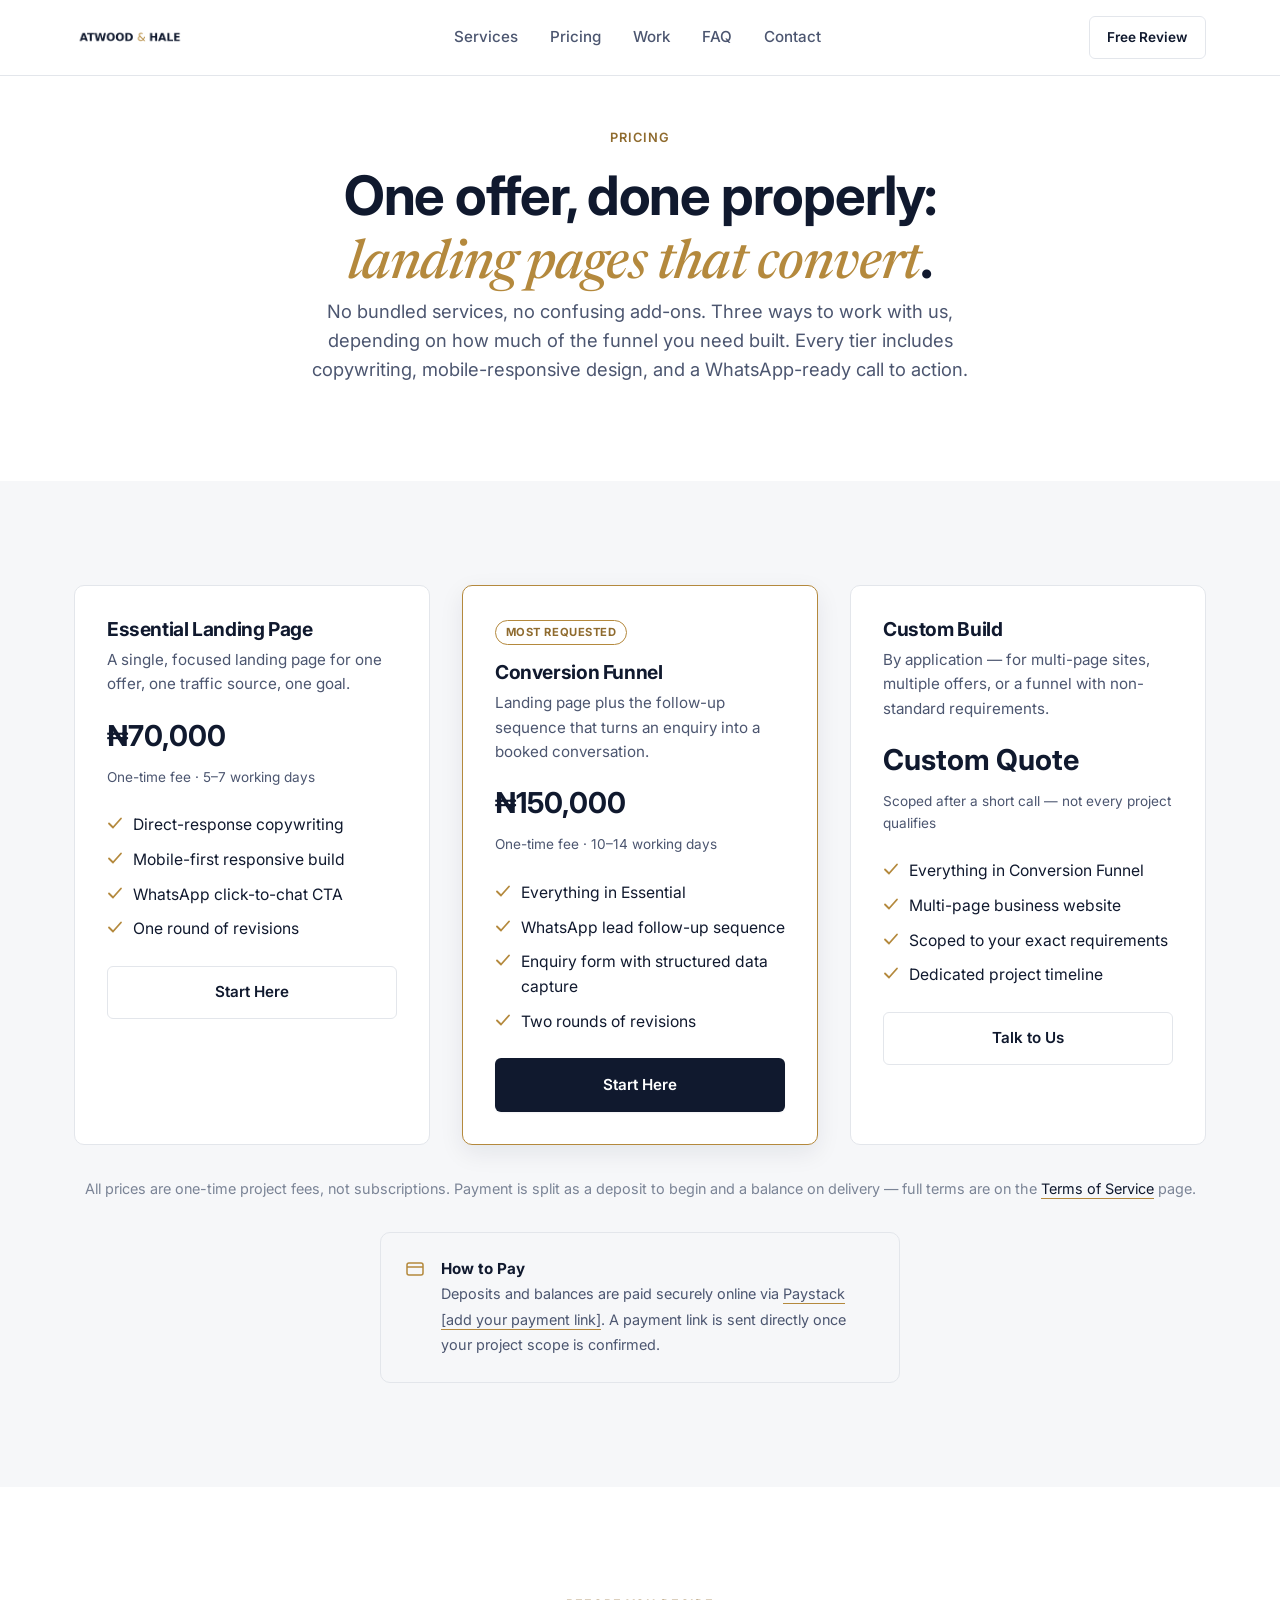
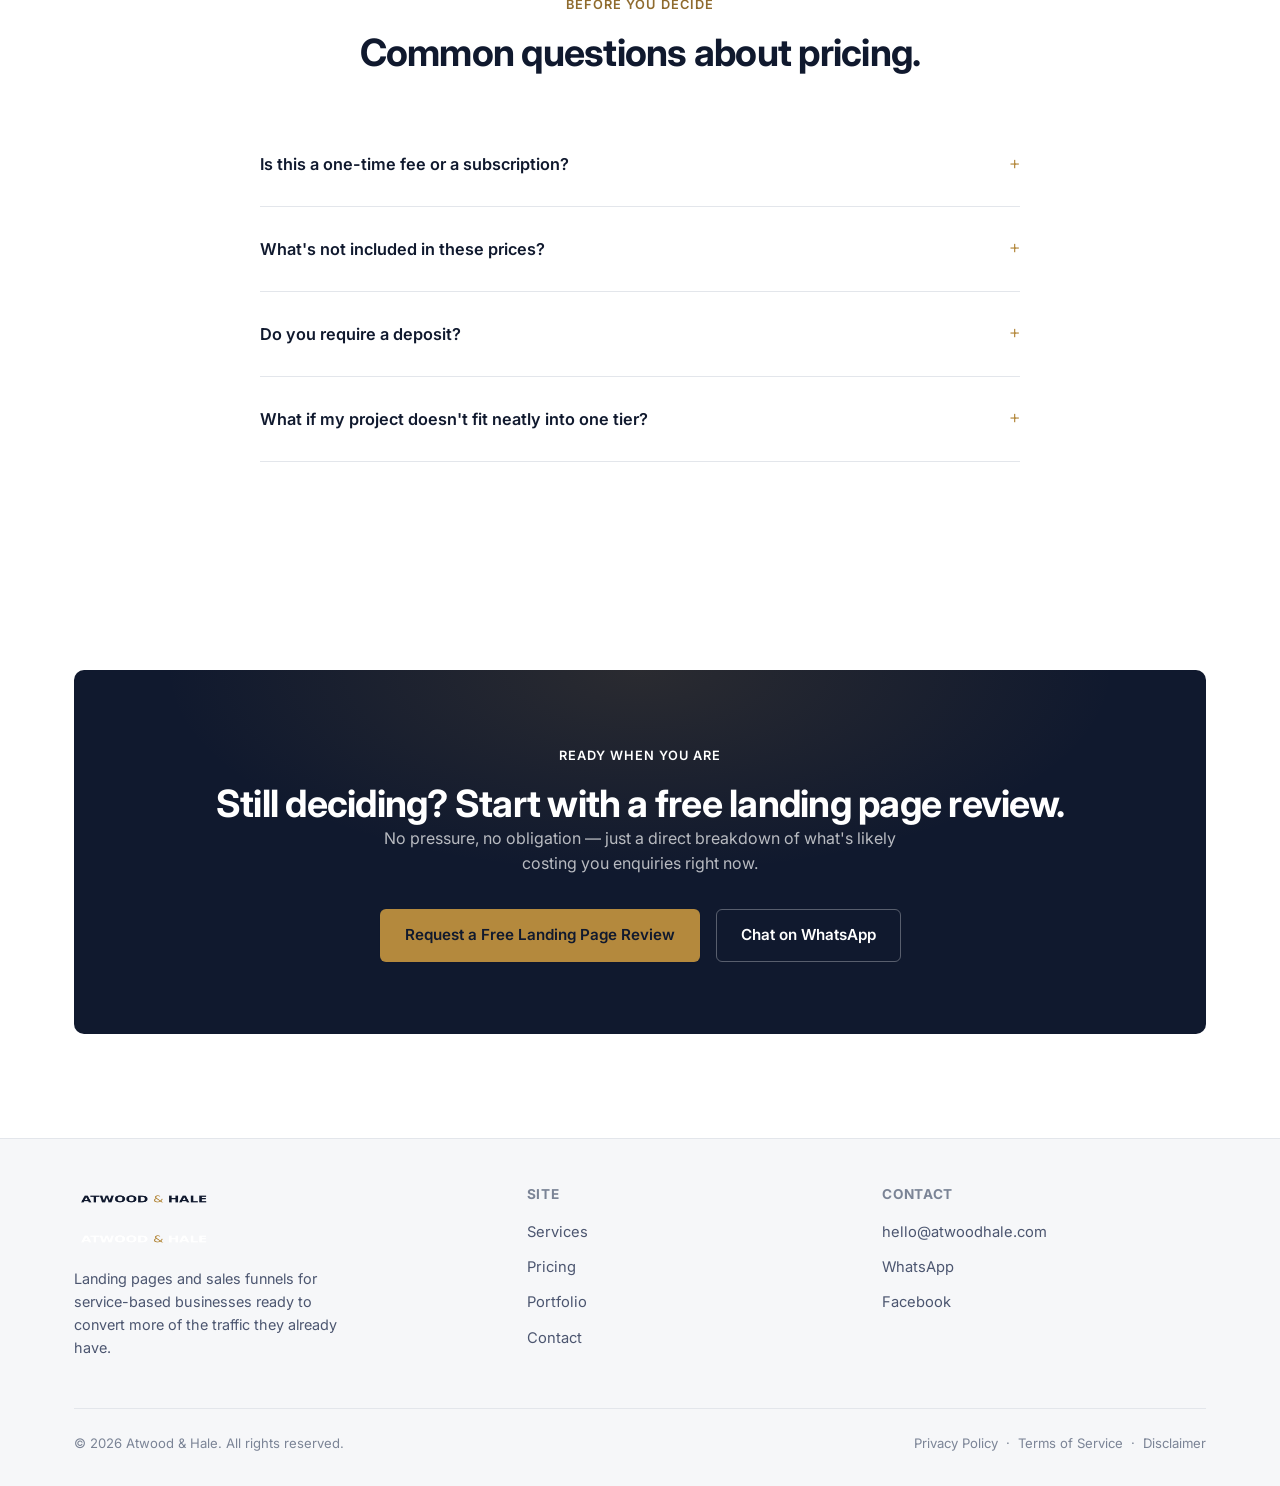
<file: pricing.html>
<!DOCTYPE html>
<html lang="en">
<head>
  <meta charset="UTF-8">
  <meta name="viewport" content="width=device-width, initial-scale=1.0">
  <title>Pricing | Atwood & Hale</title>
  <meta name="description" content="Clear, upfront pricing for landing pages and sales funnels built by Atwood & Hale. No hidden fees, no vague quotes.">
  <link rel="canonical" href="https://atwoodhale.com/pricing.html">

  <meta property="og:type" content="website">
  <meta property="og:site_name" content="Atwood & Hale">
  <meta property="og:title" content="Pricing | Atwood & Hale">
  <meta property="og:description" content="Clear, upfront pricing for landing pages and sales funnels built by Atwood & Hale.">
  <meta property="og:url" content="https://atwoodhale.com/pricing.html">
  <meta property="og:image" content="https://atwoodhale.com/og-image.jpg">

  <meta name="twitter:card" content="summary_large_image">
  <meta name="twitter:title" content="Pricing | Atwood & Hale">
  <meta name="twitter:description" content="Clear, upfront pricing for landing pages and sales funnels.">
  <meta name="twitter:image" content="https://atwoodhale.com/og-image.jpg">

  <link rel="icon" href="./favicon.ico" sizes="any">
  <link rel="stylesheet" href="./style.css">
  <link rel="preconnect" href="https://fonts.googleapis.com">
  <link rel="preconnect" href="https://fonts.gstatic.com" crossorigin>
  <link href="https://fonts.googleapis.com/css2?family=Inter:wght@400;500;600;700&family=Newsreader:ital,wght@1,500&display=swap" rel="stylesheet">

  <!-- ============================================================
       AD TRACKING — add IDs before running paid traffic, then
       uncomment. Keep this identical across every page.
       ============================================================ -->
    <!-- Meta Pixel Code -->
    <script>
        !function(f,b,e,v,n,t,s)
        {if(f.fbq)return;n=f.fbq=function(){n.callMethod?
        n.callMethod.apply(n,arguments):n.queue.push(arguments)};
        if(!f._fbq)f._fbq=n;n.push=n;n.loaded=!0;n.version='2.0';
        n.queue=[];t=b.createElement(e);t.async=!0;
        t.src=v;s=b.getElementsByTagName(e)[0];
        s.parentNode.insertBefore(t,s)}(window, document,'script',
        'https://connect.facebook.net/en_US/fbevents.js');
        fbq('init', '1407724268049550');
        fbq('track', 'PageView');
    </script>
    <noscript><img height="1" width="1" style="display:none"
    src="https://www.facebook.com/tr?id=1407724268049550&ev=PageView&noscript=1"
    /></noscript>
    <!-- End Meta Pixel Code -->
  <!--
  <script>
    !function(f,b,e,v,n,t,s){if(f.fbq)return;n=f.fbq=function(){n.callMethod?
    n.callMethod.apply(n,arguments):n.queue.push(arguments)};if(!f._fbq)f._fbq=n;
    n.push=n;n.loaded=!0;n.version='2.0';n.queue=[];t=b.createElement(e);t.async=!0;
    t.src=v;s=b.getElementsByTagName(e)[0];s.parentNode.insertBefore(t,s)}(window,
    document,'script','https://connect.facebook.net/en_US/fbevents.js');
    fbq('init', 'YOUR_META_PIXEL_ID');
    fbq('track', 'PageView');
  </script>
  <script async src="https://www.googletagmanager.com/gtag/js?id=YOUR_GOOGLE_ADS_ID"></script>
  <script>
    window.dataLayer = window.dataLayer || [];
    function gtag(){dataLayer.push(arguments);}
    gtag('js', new Date());
    gtag('config', 'YOUR_GOOGLE_ADS_ID');
  </script>
  -->

  <script type="application/ld+json">
  {
    "@context": "https://schema.org",
    "@type": "Service",
    "serviceType": "Landing Page & Sales Funnel Design",
    "provider": {
      "@type": "ProfessionalService",
      "name": "Atwood & Hale"
    },
    "areaServed": "Worldwide",
    "offers": [
      { "@type": "Offer", "name": "Essential Landing Page" },
      { "@type": "Offer", "name": "Conversion Funnel" },
      { "@type": "Offer", "name": "Custom Build" }
    ]
  }
  </script>
</head>
<body>
  <a class="skip-link" href="#main">Skip to content</a>

  <header class="site-header">
    <div class="container nav">
      <a href="https://www.atwoodhale.com" class="nav__brand" aria-label="Atwood & Hale — Home">
        <img class="logo-light" src="./logo.png" alt="Atwood & Hale" width="150" height="38">
        <img class="logo-dark" src="./logo-light.png" alt="Atwood & Hale" width="150" height="38">
      </a>
      <nav class="nav__links" aria-label="Primary">
        <a href="./index.html#services">Services</a>
        <a href="./pricing.html">Pricing</a>
        <a href="./portfolio.html">Work</a>
        <a href="./index.html#faq">FAQ</a>
        <a href="./contact.html">Contact</a>
      </nav>
      <div class="nav__cta">
        <a href="./contact.html" class="btn btn--secondary btn--sm">Free Review</a>
        <button class="nav__toggle" aria-label="Open menu" aria-expanded="false" id="navToggle">
          <span></span><span></span><span></span>
        </button>
      </div>
    </div>
  </header>

  <main id="main">

    <!-- ============================ PRICING HERO ============================ -->
    <section class="section section--tight">
      <div class="container">
        <div class="section-head section-head--center">
          <span class="eyebrow">Pricing</span>
          <h1>One offer, done properly: <span class="accent">landing pages that convert</span>.</h1>
          <p class="lede" style="margin-inline:auto;">No bundled services, no confusing add-ons. Three ways to work with us, depending on how much of the funnel you need built. Every tier includes copywriting, mobile-responsive design, and a WhatsApp-ready call to action.</p>
        </div>
      </div>
    </section>

    <!-- ============================ PRICING TIERS ============================ -->
    <section class="section section--alt" id="pricing-tiers">
      <div class="container">
        <div class="grid grid--3">

          <div class="card">
            <h3>Essential Landing Page</h3>
            <p style="margin-bottom: var(--space-2);">A single, focused landing page for one offer, one traffic source, one goal.</p>
            <p style="font-size:1.8rem; font-weight:700; color:var(--color-ink); margin-bottom:var(--space-1);">₦70,000</p>
            <p style="font-size:0.85rem; margin-bottom:var(--space-3);">One-time fee &middot; 5&ndash;7 working days</p>
            <ul class="checklist" style="grid-template-columns:1fr; gap:0.6rem; margin-bottom:var(--space-3);">
              <li><svg width="16" height="16" viewBox="0 0 16 16" fill="none"><path d="M2 8.5L6 12.5L14 3.5" stroke="currentColor" stroke-width="1.8" stroke-linecap="round" stroke-linejoin="round"/></svg> Direct-response copywriting</li>
              <li><svg width="16" height="16" viewBox="0 0 16 16" fill="none"><path d="M2 8.5L6 12.5L14 3.5" stroke="currentColor" stroke-width="1.8" stroke-linecap="round" stroke-linejoin="round"/></svg> Mobile-first responsive build</li>
              <li><svg width="16" height="16" viewBox="0 0 16 16" fill="none"><path d="M2 8.5L6 12.5L14 3.5" stroke="currentColor" stroke-width="1.8" stroke-linecap="round" stroke-linejoin="round"/></svg> WhatsApp click-to-chat CTA</li>
              <li><svg width="16" height="16" viewBox="0 0 16 16" fill="none"><path d="M2 8.5L6 12.5L14 3.5" stroke="currentColor" stroke-width="1.8" stroke-linecap="round" stroke-linejoin="round"/></svg> One round of revisions</li>
            </ul>
            <a href="./contact.html" class="btn btn--secondary btn--block">Start Here</a>
          </div>

          <div class="card" style="border-color:var(--color-gold); box-shadow:var(--shadow-md);">
            <span class="card__badge">Most Requested</span>
            <h3>Conversion Funnel</h3>
            <p style="margin-bottom: var(--space-2);">Landing page plus the follow-up sequence that turns an enquiry into a booked conversation.</p>
            <p style="font-size:1.8rem; font-weight:700; color:var(--color-ink); margin-bottom:var(--space-1);">₦150,000</p>
            <p style="font-size:0.85rem; margin-bottom:var(--space-3);">One-time fee &middot; 10&ndash;14 working days</p>
            <ul class="checklist" style="grid-template-columns:1fr; gap:0.6rem; margin-bottom:var(--space-3);">
              <li><svg width="16" height="16" viewBox="0 0 16 16" fill="none"><path d="M2 8.5L6 12.5L14 3.5" stroke="currentColor" stroke-width="1.8" stroke-linecap="round" stroke-linejoin="round"/></svg> Everything in Essential</li>
              <li><svg width="16" height="16" viewBox="0 0 16 16" fill="none"><path d="M2 8.5L6 12.5L14 3.5" stroke="currentColor" stroke-width="1.8" stroke-linecap="round" stroke-linejoin="round"/></svg> WhatsApp lead follow-up sequence</li>
              <li><svg width="16" height="16" viewBox="0 0 16 16" fill="none"><path d="M2 8.5L6 12.5L14 3.5" stroke="currentColor" stroke-width="1.8" stroke-linecap="round" stroke-linejoin="round"/></svg> Enquiry form with structured data capture</li>
              <li><svg width="16" height="16" viewBox="0 0 16 16" fill="none"><path d="M2 8.5L6 12.5L14 3.5" stroke="currentColor" stroke-width="1.8" stroke-linecap="round" stroke-linejoin="round"/></svg> Two rounds of revisions</li>
            </ul>
            <a href="./contact.html" class="btn btn--primary btn--block">Start Here</a>
          </div>

          <div class="card">
            <h3>Custom Build</h3>
            <p style="margin-bottom: var(--space-2);">By application — for multi-page sites, multiple offers, or a funnel with non-standard requirements.</p>
            <p style="font-size:1.8rem; font-weight:700; color:var(--color-ink); margin-bottom:var(--space-1);">Custom Quote</p>
            <p style="font-size:0.85rem; margin-bottom:var(--space-3);">Scoped after a short call — not every project qualifies</p>
            <ul class="checklist" style="grid-template-columns:1fr; gap:0.6rem; margin-bottom:var(--space-3);">
              <li><svg width="16" height="16" viewBox="0 0 16 16" fill="none"><path d="M2 8.5L6 12.5L14 3.5" stroke="currentColor" stroke-width="1.8" stroke-linecap="round" stroke-linejoin="round"/></svg> Everything in Conversion Funnel</li>
              <li><svg width="16" height="16" viewBox="0 0 16 16" fill="none"><path d="M2 8.5L6 12.5L14 3.5" stroke="currentColor" stroke-width="1.8" stroke-linecap="round" stroke-linejoin="round"/></svg> Multi-page business website</li>
              <li><svg width="16" height="16" viewBox="0 0 16 16" fill="none"><path d="M2 8.5L6 12.5L14 3.5" stroke="currentColor" stroke-width="1.8" stroke-linecap="round" stroke-linejoin="round"/></svg> Scoped to your exact requirements</li>
              <li><svg width="16" height="16" viewBox="0 0 16 16" fill="none"><path d="M2 8.5L6 12.5L14 3.5" stroke="currentColor" stroke-width="1.8" stroke-linecap="round" stroke-linejoin="round"/></svg> Dedicated project timeline</li>
            </ul>
            <a href="https://wa.me/2349065013451?text=Hi%20Atwood%20%26%20Hale%2C%20I%27d%20like%20a%20custom%20quote%20for%20a%20larger%20project." class="btn btn--secondary btn--block" target="_blank" rel="noopener">Talk to Us</a>
          </div>

        </div>
        <p class="portfolio-note">All prices are one-time project fees, not subscriptions. Payment is split as a deposit to begin and a balance on delivery — full terms are on the <a class="link" href="./terms.html">Terms of Service</a> page.</p>

        <!-- TODO: Replace # with your real Paystack payment link before launch. -->
        <div class="contact-info__item" style="max-width:520px; margin:var(--space-4) auto 0;">
          <svg width="20" height="20" viewBox="0 0 20 20" fill="none" aria-hidden="true"><rect x="2" y="4" width="16" height="12" rx="2" stroke="currentColor" stroke-width="1.5"/><path d="M2 8H18" stroke="currentColor" stroke-width="1.5"/></svg>
          <div>
            <strong>How to Pay</strong>
            <span>Deposits and balances are paid securely online via <a class="link" href="#" target="_blank" rel="noopener">Paystack [add your payment link]</a>. A payment link is sent directly once your project scope is confirmed.</span>
          </div>
        </div>
      </div>
    </section>

    <!-- ============================ PRICING FAQ ============================ -->
    <section class="section" id="pricing-faq">
      <div class="container">
        <div class="section-head section-head--center">
          <span class="eyebrow">Before You Decide</span>
          <h2>Common questions about pricing.</h2>
        </div>
        <div class="faq">
          <details class="faq-item">
            <summary>Is this a one-time fee or a subscription?</summary>
            <p>One-time. You own the finished page outright. Ongoing hosting, domain renewal, or future edits are handled separately and are entirely optional.</p>
          </details>
          <details class="faq-item">
            <summary>What's not included in these prices?</summary>
            <p>Domain registration, hosting, and paid ad spend are billed separately by the relevant provider — we can guide you through setup, but these are not agency fees.</p>
          </details>
          <details class="faq-item">
            <summary>Do you require a deposit?</summary>
            <p>Yes — a deposit is required to begin work, with the balance due on delivery. This is standard across all three tiers and is detailed in the Terms of Service.</p>
          </details>
          <details class="faq-item">
            <summary>What if my project doesn't fit neatly into one tier?</summary>
            <p>Most projects fit the Essential or Conversion Funnel tier. If yours is larger or more complex, request a Custom Build quote and we'll scope it directly with you.</p>
          </details>
        </div>
      </div>
    </section>

    <!-- ============================ FINAL CTA ============================ -->
    <section class="section" id="final-cta">
      <div class="container">
        <div class="final-cta">
          <span class="eyebrow">Ready When You Are</span>
          <h2>Still deciding? Start with a free landing page review.</h2>
          <p>No pressure, no obligation — just a direct breakdown of what's likely costing you enquiries right now.</p>
          <div class="hero__actions">
            <a href="./contact.html" class="btn btn--primary">Request a Free Landing Page Review</a>
            <a href="https://wa.me/2349065013451?text=Hi%20Atwood%20%26%20Hale%2C%20I%27d%20like%20to%20talk%20about%20pricing%20for%20my%20business." class="btn btn--secondary" target="_blank" rel="noopener">Chat on WhatsApp</a>
          </div>
        </div>
      </div>
    </section>

  </main>

  <footer class="site-footer">
    <div class="container">
      <div class="footer-grid">
        <div class="footer-brand">
          <img class="logo-light" src="./logo.png" alt="Atwood & Hale" width="140" height="35">
          <img class="logo-dark" src="./logo-light.png" alt="Atwood & Hale" width="140" height="35">
          <p>Landing pages and sales funnels for service-based businesses ready to convert more of the traffic they already have.</p>
        </div>
        <div class="footer-col">
          <h4>Site</h4>
          <ul>
            <li><a href="./index.html#services">Services</a></li>
            <li><a href="./pricing.html">Pricing</a></li>
            <li><a href="./portfolio.html">Portfolio</a></li>
            <li><a href="./contact.html">Contact</a></li>
          </ul>
        </div>
        <div class="footer-col">
          <h4>Contact</h4>
          <ul>
            <li><a href="mailto:hello@atwoodhale.com">hello@atwoodhale.com</a></li>
            <li><a href="https://wa.me/2349065013451" target="_blank" rel="noopener">WhatsApp</a></li>
            <li><a href="https://facebook.com/atwoodhale" target="_blank" rel="noopener">Facebook</a></li>
          </ul>
        </div>
      </div>
      <div class="footer-bottom">
        <span>&copy; <span id="year">2026</span> Atwood &amp; Hale. All rights reserved.</span>
        <span><a href="./privacy-policy.html">Privacy Policy</a> &nbsp;&middot;&nbsp; <a href="./terms.html">Terms of Service</a> &nbsp;&middot;&nbsp; <a href="./disclaimer.html">Disclaimer</a></span>
      </div>
    </div>
  </footer>

  <script src="./script.js"></script>
</body>
</html>
</file>
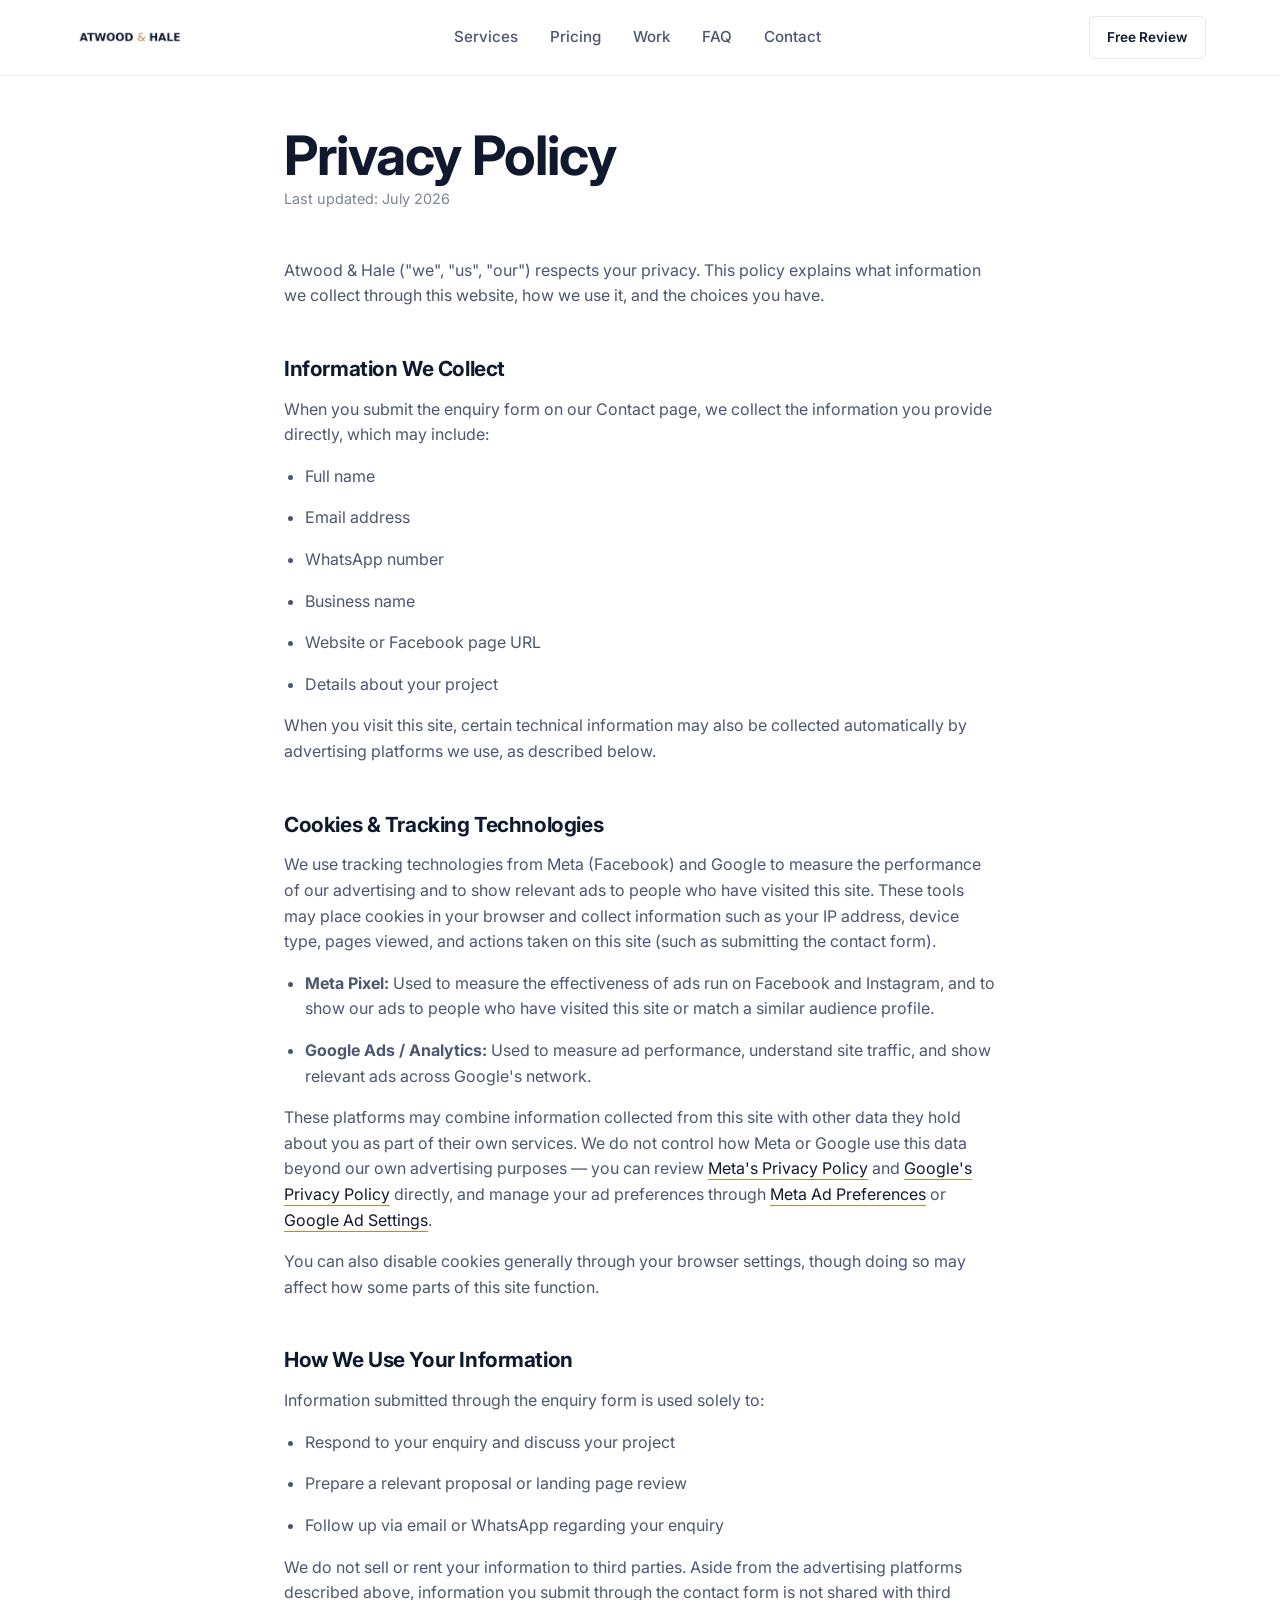
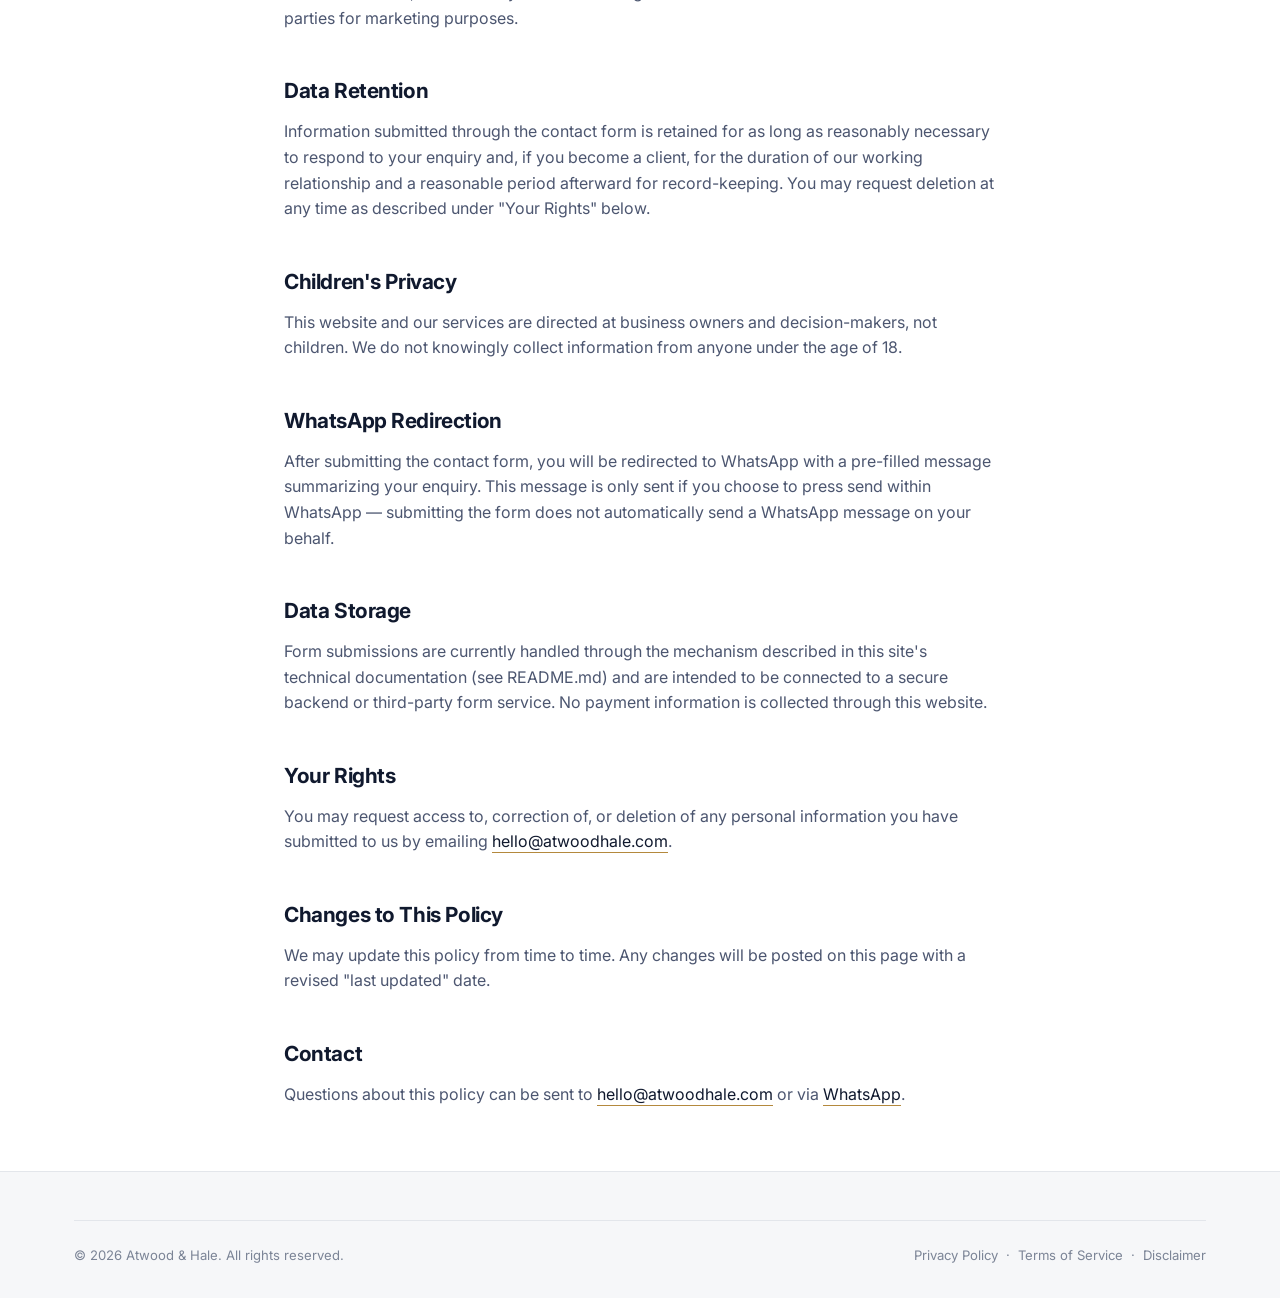
<file: privacy-policy.html>
<!DOCTYPE html>
<html lang="en">
<head>
  <meta charset="UTF-8">
  <meta name="viewport" content="width=device-width, initial-scale=1.0">
  <title>Privacy Policy | Atwood & Hale</title>
  <meta name="description" content="How Atwood & Hale collects, uses, and protects the information you share through this website.">
  <link rel="canonical" href="https://atwoodhale.com/privacy-policy.html">
  <link rel="icon" href="./favicon.ico" sizes="any">
  <link rel="stylesheet" href="./style.css">
  <link rel="preconnect" href="https://fonts.googleapis.com">
  <link rel="preconnect" href="https://fonts.gstatic.com" crossorigin>
  <link href="https://fonts.googleapis.com/css2?family=Inter:wght@400;500;600;700&family=Newsreader:ital,wght@1,500&display=swap" rel="stylesheet">

  <!-- ============================================================
       AD TRACKING — add IDs before running paid traffic, then
       uncomment. Keep this identical across every page.
       ============================================================ -->
    <!-- Meta Pixel Code -->
    <script>
        !function(f,b,e,v,n,t,s)
        {if(f.fbq)return;n=f.fbq=function(){n.callMethod?
        n.callMethod.apply(n,arguments):n.queue.push(arguments)};
        if(!f._fbq)f._fbq=n;n.push=n;n.loaded=!0;n.version='2.0';
        n.queue=[];t=b.createElement(e);t.async=!0;
        t.src=v;s=b.getElementsByTagName(e)[0];
        s.parentNode.insertBefore(t,s)}(window, document,'script',
        'https://connect.facebook.net/en_US/fbevents.js');
        fbq('init', '1407724268049550');
        fbq('track', 'PageView');
    </script>
    <noscript><img height="1" width="1" style="display:none"
    src="https://www.facebook.com/tr?id=1407724268049550&ev=PageView&noscript=1"
    /></noscript>
    <!-- End Meta Pixel Code -->
  <!--
  <script>
    !function(f,b,e,v,n,t,s){if(f.fbq)return;n=f.fbq=function(){n.callMethod?
    n.callMethod.apply(n,arguments):n.queue.push(arguments)};if(!f._fbq)f._fbq=n;
    n.push=n;n.loaded=!0;n.version='2.0';n.queue=[];t=b.createElement(e);t.async=!0;
    t.src=v;s=b.getElementsByTagName(e)[0];s.parentNode.insertBefore(t,s)}(window,
    document,'script','https://connect.facebook.net/en_US/fbevents.js');
    fbq('init', 'YOUR_META_PIXEL_ID');
    fbq('track', 'PageView');
  </script>
  <script async src="https://www.googletagmanager.com/gtag/js?id=YOUR_GOOGLE_ADS_ID"></script>
  <script>
    window.dataLayer = window.dataLayer || [];
    function gtag(){dataLayer.push(arguments);}
    gtag('js', new Date());
    gtag('config', 'YOUR_GOOGLE_ADS_ID');
  </script>
  -->
</head>
<body>
  <a class="skip-link" href="#main">Skip to content</a>

  <header class="site-header">
    <div class="container nav">
      <a href="https://www.atwoodhale.com" class="nav__brand" aria-label="Atwood & Hale — Home">
        <img class="logo-light" src="./logo.png" alt="Atwood & Hale" width="150" height="38">
        <img class="logo-dark" src="./logo-light.png" alt="Atwood & Hale" width="150" height="38">
      </a>
      <nav class="nav__links" aria-label="Primary">
        <a href="./index.html#services">Services</a>
        <a href="./pricing.html">Pricing</a>
        <a href="./portfolio.html">Work</a>
        <a href="./index.html#faq">FAQ</a>
        <a href="./contact.html">Contact</a>
      </nav>
      <div class="nav__cta">
        <a href="./contact.html" class="btn btn--secondary btn--sm">Free Review</a>
        <button class="nav__toggle" aria-label="Open menu" aria-expanded="false" id="navToggle">
          <span></span><span></span><span></span>
        </button>
      </div>
    </div>
  </header>

  <main id="main">
    <section class="section section--tight">
      <div class="container legal">
        <h1>Privacy Policy</h1>
        <p class="updated">Last updated: July 2026</p>

        <p>Atwood &amp; Hale ("we", "us", "our") respects your privacy. This policy explains what information we collect through this website, how we use it, and the choices you have.</p>

        <h2>Information We Collect</h2>
        <p>When you submit the enquiry form on our Contact page, we collect the information you provide directly, which may include:</p>
        <ul>
          <li>Full name</li>
          <li>Email address</li>
          <li>WhatsApp number</li>
          <li>Business name</li>
          <li>Website or Facebook page URL</li>
          <li>Details about your project</li>
        </ul>
        <p>When you visit this site, certain technical information may also be collected automatically by advertising platforms we use, as described below.</p>

        <h2>Cookies &amp; Tracking Technologies</h2>
        <p>We use tracking technologies from Meta (Facebook) and Google to measure the performance of our advertising and to show relevant ads to people who have visited this site. These tools may place cookies in your browser and collect information such as your IP address, device type, pages viewed, and actions taken on this site (such as submitting the contact form).</p>
        <ul>
          <li><strong>Meta Pixel:</strong> Used to measure the effectiveness of ads run on Facebook and Instagram, and to show our ads to people who have visited this site or match a similar audience profile.</li>
          <li><strong>Google Ads / Analytics:</strong> Used to measure ad performance, understand site traffic, and show relevant ads across Google's network.</li>
        </ul>
        <p>These platforms may combine information collected from this site with other data they hold about you as part of their own services. We do not control how Meta or Google use this data beyond our own advertising purposes — you can review <a class="link" href="https://www.facebook.com/privacy/policy/" target="_blank" rel="noopener">Meta's Privacy Policy</a> and <a class="link" href="https://policies.google.com/privacy" target="_blank" rel="noopener">Google's Privacy Policy</a> directly, and manage your ad preferences through <a class="link" href="https://www.facebook.com/adpreferences/ad_settings/" target="_blank" rel="noopener">Meta Ad Preferences</a> or <a class="link" href="https://myadcenter.google.com/" target="_blank" rel="noopener">Google Ad Settings</a>.</p>
        <p>You can also disable cookies generally through your browser settings, though doing so may affect how some parts of this site function.</p>

        <h2>How We Use Your Information</h2>
        <p>Information submitted through the enquiry form is used solely to:</p>
        <ul>
          <li>Respond to your enquiry and discuss your project</li>
          <li>Prepare a relevant proposal or landing page review</li>
          <li>Follow up via email or WhatsApp regarding your enquiry</li>
        </ul>
        <p>We do not sell or rent your information to third parties. Aside from the advertising platforms described above, information you submit through the contact form is not shared with third parties for marketing purposes.</p>

        <h2>Data Retention</h2>
        <p>Information submitted through the contact form is retained for as long as reasonably necessary to respond to your enquiry and, if you become a client, for the duration of our working relationship and a reasonable period afterward for record-keeping. You may request deletion at any time as described under "Your Rights" below.</p>

        <h2>Children's Privacy</h2>
        <p>This website and our services are directed at business owners and decision-makers, not children. We do not knowingly collect information from anyone under the age of 18.</p>

        <h2>WhatsApp Redirection</h2>
        <p>After submitting the contact form, you will be redirected to WhatsApp with a pre-filled message summarizing your enquiry. This message is only sent if you choose to press send within WhatsApp — submitting the form does not automatically send a WhatsApp message on your behalf.</p>

        <h2>Data Storage</h2>
        <p>Form submissions are currently handled through the mechanism described in this site's technical documentation (see README.md) and are intended to be connected to a secure backend or third-party form service. No payment information is collected through this website.</p>

        <h2>Your Rights</h2>
        <p>You may request access to, correction of, or deletion of any personal information you have submitted to us by emailing <a class="link" href="mailto:hello@atwoodhale.com">hello@atwoodhale.com</a>.</p>

        <h2>Changes to This Policy</h2>
        <p>We may update this policy from time to time. Any changes will be posted on this page with a revised "last updated" date.</p>

        <h2>Contact</h2>
        <p>Questions about this policy can be sent to <a class="link" href="mailto:hello@atwoodhale.com">hello@atwoodhale.com</a> or via <a class="link" href="https://wa.me/2349065013451" target="_blank" rel="noopener">WhatsApp</a>.</p>
      </div>
    </section>
  </main>

  <footer class="site-footer">
    <div class="container">
      <div class="footer-bottom">
        <span>&copy; <span id="year">2026</span> Atwood &amp; Hale. All rights reserved.</span>
        <span><a href="./privacy-policy.html">Privacy Policy</a> &nbsp;&middot;&nbsp; <a href="./terms.html">Terms of Service</a> &nbsp;&middot;&nbsp; <a href="./disclaimer.html">Disclaimer</a></span>
      </div>
    </div>
  </footer>

  <script src="./script.js"></script>
</body>
</html>
</file>
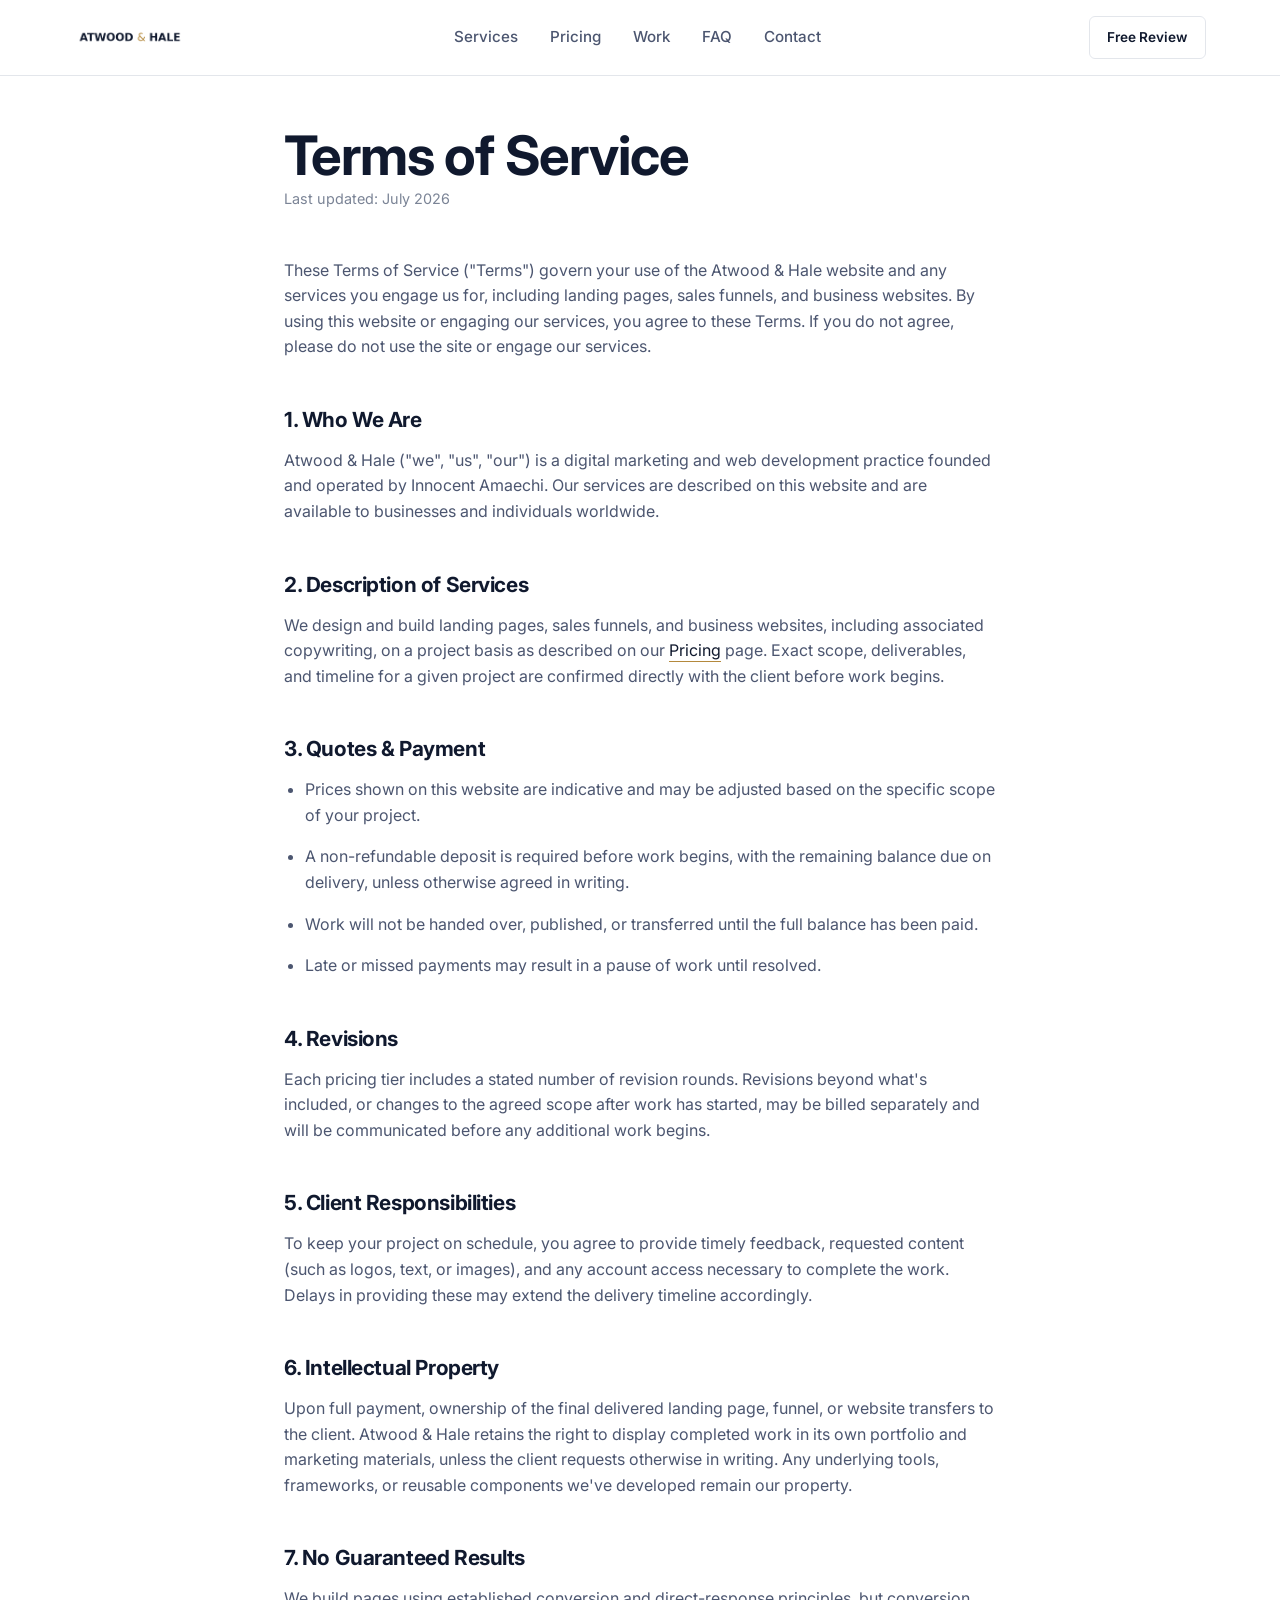
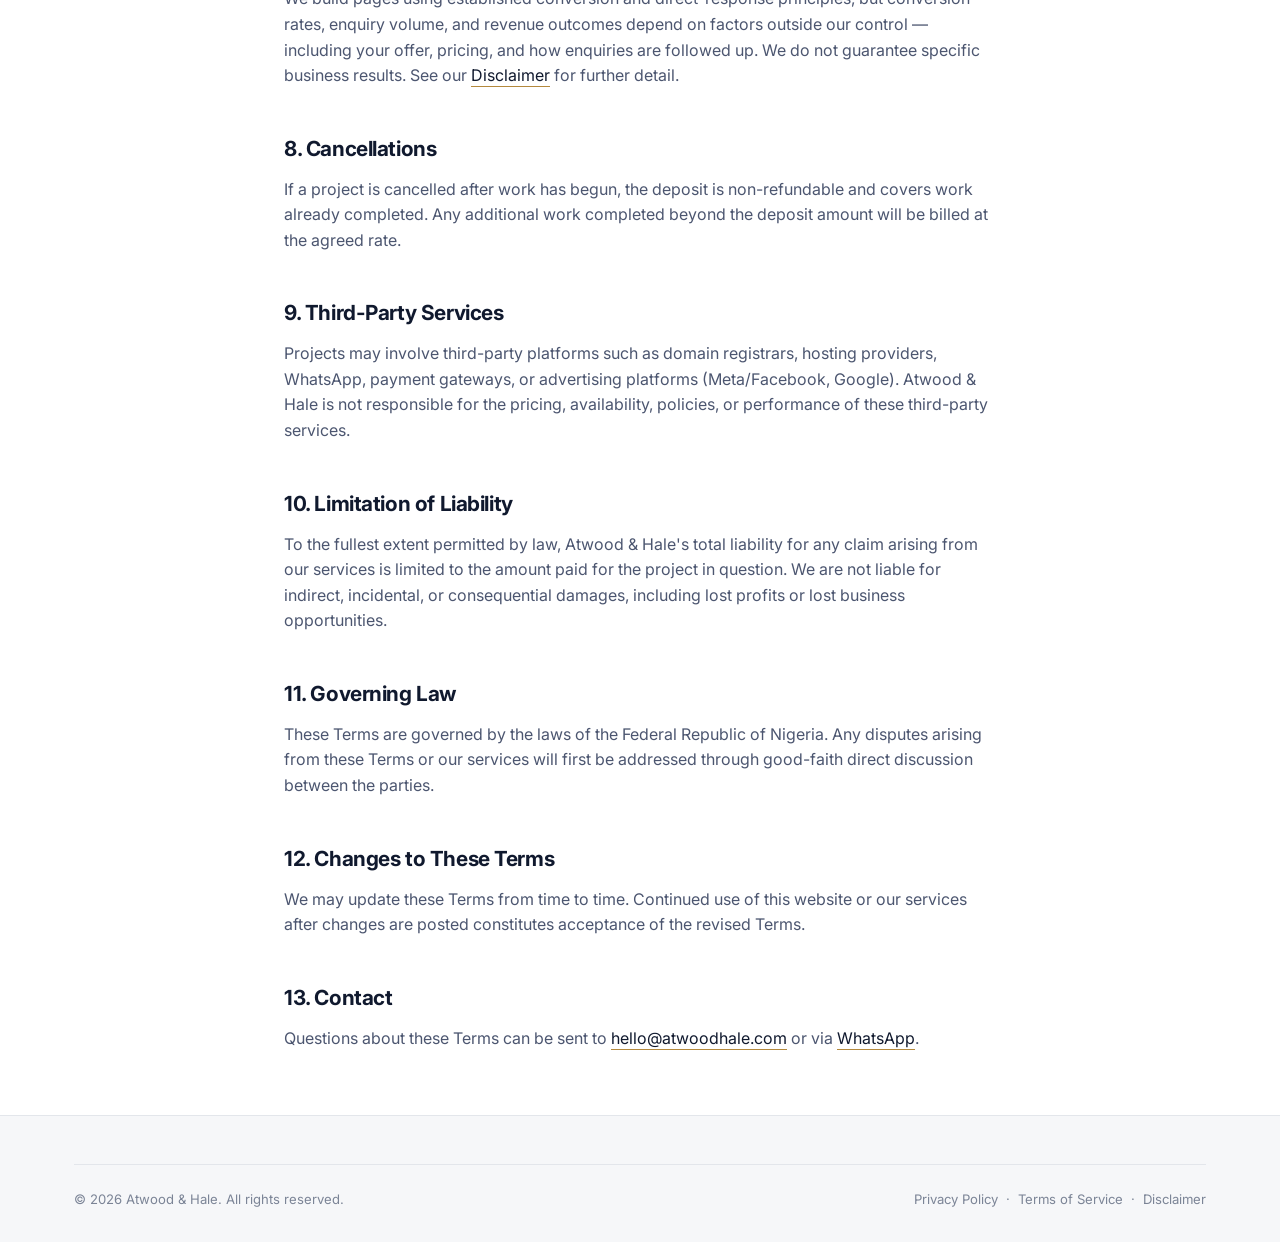
<file: terms.html>
<!DOCTYPE html>
<html lang="en">
<head>
  <meta charset="UTF-8">
  <meta name="viewport" content="width=device-width, initial-scale=1.0">
  <title>Terms of Service | Atwood & Hale</title>
  <meta name="description" content="The terms that govern use of the Atwood & Hale website and engagement of our landing page and sales funnel services.">
  <meta name="robots" content="noindex, follow">
  <link rel="canonical" href="https://atwoodhale.com/terms.html">
  <link rel="icon" href="./favicon.ico" sizes="any">
  <link rel="stylesheet" href="./style.css">
  <link rel="preconnect" href="https://fonts.googleapis.com">
  <link rel="preconnect" href="https://fonts.gstatic.com" crossorigin>
  <link href="https://fonts.googleapis.com/css2?family=Inter:wght@400;500;600;700&family=Newsreader:ital,wght@1,500&display=swap" rel="stylesheet">

    <!-- Meta Pixel Code -->
    <script>
        !function(f,b,e,v,n,t,s)
        {if(f.fbq)return;n=f.fbq=function(){n.callMethod?
        n.callMethod.apply(n,arguments):n.queue.push(arguments)};
        if(!f._fbq)f._fbq=n;n.push=n;n.loaded=!0;n.version='2.0';
        n.queue=[];t=b.createElement(e);t.async=!0;
        t.src=v;s=b.getElementsByTagName(e)[0];
        s.parentNode.insertBefore(t,s)}(window, document,'script',
        'https://connect.facebook.net/en_US/fbevents.js');
        fbq('init', '1407724268049550');
        fbq('track', 'PageView');
    </script>
    <noscript><img height="1" width="1" style="display:none"
    src="https://www.facebook.com/tr?id=1407724268049550&ev=PageView&noscript=1"
    /></noscript>
    <!-- End Meta Pixel Code -->

</head>
<body>
  <a class="skip-link" href="#main">Skip to content</a>

  <header class="site-header">
    <div class="container nav">
      <a href="https://www.atwoodhale.com" class="nav__brand" aria-label="Atwood & Hale — Home">
        <img class="logo-light" src="./logo.png" alt="Atwood & Hale" width="150" height="38">
        <img class="logo-dark" src="./logo-light.png" alt="Atwood & Hale" width="150" height="38">
      </a>
      <nav class="nav__links" aria-label="Primary">
        <a href="./index.html#services">Services</a>
        <a href="./pricing.html">Pricing</a>
        <a href="./portfolio.html">Work</a>
        <a href="./index.html#faq">FAQ</a>
        <a href="./contact.html">Contact</a>
      </nav>
      <div class="nav__cta">
        <a href="./contact.html" class="btn btn--secondary btn--sm">Free Review</a>
        <button class="nav__toggle" aria-label="Open menu" aria-expanded="false" id="navToggle">
          <span></span><span></span><span></span>
        </button>
      </div>
    </div>
  </header>

  <main id="main">
    <section class="section section--tight">
      <div class="container legal">
        <h1>Terms of Service</h1>
        <p class="updated">Last updated: July 2026</p>

        <p>These Terms of Service ("Terms") govern your use of the Atwood &amp; Hale website and any services you engage us for, including landing pages, sales funnels, and business websites. By using this website or engaging our services, you agree to these Terms. If you do not agree, please do not use the site or engage our services.</p>

        <h2>1. Who We Are</h2>
        <p>Atwood &amp; Hale ("we", "us", "our") is a digital marketing and web development practice founded and operated by Innocent Amaechi. Our services are described on this website and are available to businesses and individuals worldwide.</p>

        <h2>2. Description of Services</h2>
        <p>We design and build landing pages, sales funnels, and business websites, including associated copywriting, on a project basis as described on our <a class="link" href="./pricing.html">Pricing</a> page. Exact scope, deliverables, and timeline for a given project are confirmed directly with the client before work begins.</p>

        <h2>3. Quotes &amp; Payment</h2>
        <ul>
          <li>Prices shown on this website are indicative and may be adjusted based on the specific scope of your project.</li>
          <li>A non-refundable deposit is required before work begins, with the remaining balance due on delivery, unless otherwise agreed in writing.</li>
          <li>Work will not be handed over, published, or transferred until the full balance has been paid.</li>
          <li>Late or missed payments may result in a pause of work until resolved.</li>
        </ul>

        <h2>4. Revisions</h2>
        <p>Each pricing tier includes a stated number of revision rounds. Revisions beyond what's included, or changes to the agreed scope after work has started, may be billed separately and will be communicated before any additional work begins.</p>

        <h2>5. Client Responsibilities</h2>
        <p>To keep your project on schedule, you agree to provide timely feedback, requested content (such as logos, text, or images), and any account access necessary to complete the work. Delays in providing these may extend the delivery timeline accordingly.</p>

        <h2>6. Intellectual Property</h2>
        <p>Upon full payment, ownership of the final delivered landing page, funnel, or website transfers to the client. Atwood &amp; Hale retains the right to display completed work in its own portfolio and marketing materials, unless the client requests otherwise in writing. Any underlying tools, frameworks, or reusable components we've developed remain our property.</p>

        <h2>7. No Guaranteed Results</h2>
        <p>We build pages using established conversion and direct-response principles, but conversion rates, enquiry volume, and revenue outcomes depend on factors outside our control — including your offer, pricing, and how enquiries are followed up. We do not guarantee specific business results. See our <a class="link" href="./disclaimer.html">Disclaimer</a> for further detail.</p>

        <h2>8. Cancellations</h2>
        <p>If a project is cancelled after work has begun, the deposit is non-refundable and covers work already completed. Any additional work completed beyond the deposit amount will be billed at the agreed rate.</p>

        <h2>9. Third-Party Services</h2>
        <p>Projects may involve third-party platforms such as domain registrars, hosting providers, WhatsApp, payment gateways, or advertising platforms (Meta/Facebook, Google). Atwood &amp; Hale is not responsible for the pricing, availability, policies, or performance of these third-party services.</p>

        <h2>10. Limitation of Liability</h2>
        <p>To the fullest extent permitted by law, Atwood &amp; Hale's total liability for any claim arising from our services is limited to the amount paid for the project in question. We are not liable for indirect, incidental, or consequential damages, including lost profits or lost business opportunities.</p>

        <h2>11. Governing Law</h2>
        <p>These Terms are governed by the laws of the Federal Republic of Nigeria. Any disputes arising from these Terms or our services will first be addressed through good-faith direct discussion between the parties.</p>

        <h2>12. Changes to These Terms</h2>
        <p>We may update these Terms from time to time. Continued use of this website or our services after changes are posted constitutes acceptance of the revised Terms.</p>

        <h2>13. Contact</h2>
        <p>Questions about these Terms can be sent to <a class="link" href="mailto:hello@atwoodhale.com">hello@atwoodhale.com</a> or via <a class="link" href="https://wa.me/2349065013451" target="_blank" rel="noopener">WhatsApp</a>.</p>
      </div>
    </section>
  </main>

  <footer class="site-footer">
    <div class="container">
      <div class="footer-bottom">
        <span>&copy; <span id="year">2026</span> Atwood &amp; Hale. All rights reserved.</span>
        <span><a href="./privacy-policy.html">Privacy Policy</a> &nbsp;&middot;&nbsp; <a href="./terms.html">Terms of Service</a> &nbsp;&middot;&nbsp; <a href="./disclaimer.html">Disclaimer</a></span>
      </div>
    </div>
  </footer>

  <script src="./script.js"></script>
</body>
</html>
</file>
<file: style.css>
/* ==========================================================================
   ATWOOD & HALE — STYLE SHEET
   Structure: 1. Reset  2. Tokens  3. Base/Typography  4. Layout utilities
              5. Navigation  6. Buttons  7. Hero  8. Sections  9. Cards
              10. FAQ (accordion)  11. Forms  12. Footer  13. 404
              14. Dark mode  15. Responsive
   ========================================================================== */

/* 1. Reset ---------------------------------------------------------------- */
*, *::before, *::after { box-sizing: border-box; }
html { -webkit-text-size-adjust: 100%; scroll-behavior: smooth; }
body, h1, h2, h3, h4, p, ul, ol, figure, blockquote { margin: 0; }
ul, ol { padding: 0; list-style: none; }
img { max-width: 100%; display: block; }
a { color: inherit; text-decoration: none; }
button, input, textarea { font: inherit; color: inherit; }
button { cursor: pointer; }

@media (prefers-reduced-motion: reduce) {
  html { scroll-behavior: auto; }
  *, *::before, *::after { animation-duration: 0.01ms !important; transition-duration: 0.01ms !important; }
}

/* 2. Design tokens ---------------------------------------------------------- */
:root {
  /* Colour */
  --color-bg: #ffffff;
  --color-bg-alt: #f6f7f9;
  --color-ink: #10192e;
  --color-ink-soft: #4c5670;
  --color-ink-faint: #7b8496;
  --color-border: #e3e6eb;
  --color-gold: #b4893d;
  --color-gold-dark: #8f6b2e;
  --color-white: #ffffff;
  --color-whatsapp: #25d366;
  --color-whatsapp-dark: #1da851;
  --color-danger: #c0392b;
  --color-success: #1e7e4f;

  /* Type */
  --font-body: "Inter", -apple-system, BlinkMacSystemFont, "Segoe UI", Roboto, sans-serif;
  --font-accent: "Newsreader", Georgia, serif;

  /* Scale */
  --space-1: 0.5rem;
  --space-2: 1rem;
  --space-3: 1.5rem;
  --space-4: 2rem;
  --space-5: 3rem;
  --space-6: 4.5rem;
  --space-7: 6.5rem;

  --radius-sm: 6px;
  --radius-md: 10px;

  --shadow-sm: 0 1px 2px rgba(16, 25, 46, 0.06);
  --shadow-md: 0 8px 24px rgba(16, 25, 46, 0.08);

  --max-width: 1180px;
}

@media (prefers-color-scheme: dark) {
  :root {
    --color-bg: #0b0f19;
    --color-bg-alt: #121828;
    --color-ink: #edf0f5;
    --color-ink-soft: #aab2c5;
    --color-ink-faint: #7b8496;
    --color-border: #242c40;
    --color-gold: #d9ac68;
    --color-gold-dark: #e8c184;
    --color-white: #10192e;
    --shadow-sm: 0 1px 2px rgba(0, 0, 0, 0.3);
    --shadow-md: 0 8px 24px rgba(0, 0, 0, 0.4);
  }
  img.js-swap-dark { content: attr(data-dark-src); }
}

/* 3. Base / typography ------------------------------------------------------ */
body {
  background: var(--color-bg);
  color: var(--color-ink);
  font-family: var(--font-body);
  font-size: 16px;
  line-height: 1.6;
  -webkit-font-smoothing: antialiased;
  transition: background-color 0.2s ease, color 0.2s ease;
}

h1, h2, h3, h4 {
  font-family: var(--font-body);
  font-weight: 700;
  line-height: 1.15;
  letter-spacing: -0.02em;
  color: var(--color-ink);
}

h1 { font-size: clamp(2.1rem, 4.5vw, 3.4rem); }
h2 { font-size: clamp(1.65rem, 3vw, 2.35rem); }
h3 { font-size: 1.2rem; }

p { color: var(--color-ink-soft); }

.accent {
  font-family: var(--font-accent);
  font-style: italic;
  font-weight: 500;
  color: var(--color-gold);
}

.eyebrow {
  display: inline-block;
  font-size: 0.8rem;
  font-weight: 600;
  letter-spacing: 0.08em;
  text-transform: uppercase;
  color: var(--color-gold-dark);
  margin-bottom: var(--space-2);
}

.lede {
  font-size: 1.15rem;
  color: var(--color-ink-soft);
  max-width: 62ch;
}

a.link {
  color: var(--color-ink);
  border-bottom: 1px solid var(--color-gold);
  padding-bottom: 1px;
}
a.link:hover { color: var(--color-gold-dark); }

:focus-visible {
  outline: 2px solid var(--color-gold);
  outline-offset: 3px;
}

.visually-hidden {
  position: absolute;
  width: 1px; height: 1px;
  padding: 0; margin: -1px;
  overflow: hidden;
  clip: rect(0,0,0,0);
  white-space: nowrap;
  border: 0;
}

.skip-link {
  position: absolute;
  left: -999px;
  top: 0;
  background: var(--color-ink);
  color: var(--color-bg);
  padding: 0.75rem 1.25rem;
  z-index: 100;
  border-radius: 0 0 var(--radius-sm) 0;
}
.skip-link:focus { left: 0; }

/* 4. Layout ------------------------------------------------------------------ */
.container {
  max-width: var(--max-width);
  margin-inline: auto;
  padding-inline: var(--space-3);
}

.section {
  padding-block: var(--space-7);
}
.section--alt { background: var(--color-bg-alt); }
.section--tight { padding-block: var(--space-5); }

.section-head {
  max-width: 720px;
  margin-bottom: var(--space-5);
}
.section-head--center { margin-inline: auto; text-align: center; }

.grid {
  display: grid;
  gap: var(--space-4);
}
.grid--2 { grid-template-columns: repeat(2, 1fr); }
.grid--3 { grid-template-columns: repeat(3, 1fr); }
.grid--4 { grid-template-columns: repeat(4, 1fr); }
.grid--auto { grid-template-columns: repeat(auto-fit, minmax(250px, 1fr)); }

/* 5. Navigation --------------------------------------------------------------- */
.site-header {
  position: sticky;
  top: 0;
  z-index: 50;
  background: color-mix(in srgb, var(--color-bg) 92%, transparent);
  backdrop-filter: saturate(180%) blur(8px);
  border-bottom: 1px solid var(--color-border);
}

.nav {
  display: flex;
  align-items: center;
  justify-content: space-between;
  padding-block: var(--space-2);
}

.nav__brand { display: flex; align-items: center; }
.nav__brand img { height: 28px; width: auto; }
.nav__brand .logo-dark { display: none; }

@media (prefers-color-scheme: dark) {
  .nav__brand .logo-light { display: none; }
  .nav__brand .logo-dark { display: block; }
  .footer-brand .logo-light { display: none; }
  .footer-brand .logo-dark { display: block; }
}

.nav__links {
  display: flex;
  align-items: center;
  gap: var(--space-4);
}
.nav__links a {
  font-size: 0.95rem;
  font-weight: 500;
  color: var(--color-ink-soft);
}
.nav__links a:hover { color: var(--color-ink); }

.nav__cta { display: flex; align-items: center; gap: var(--space-2); }

.nav__toggle {
  display: none;
  background: none;
  border: 1px solid var(--color-border);
  border-radius: var(--radius-sm);
  padding: 0.4rem 0.6rem;
}
.nav__toggle span {
  display: block;
  width: 20px;
  height: 2px;
  background: var(--color-ink);
  margin: 4px 0;
}

/* 6. Buttons ------------------------------------------------------------------ */
.btn {
  display: inline-flex;
  align-items: center;
  justify-content: center;
  gap: 0.5rem;
  padding: 0.85rem 1.5rem;
  border-radius: var(--radius-sm);
  font-weight: 600;
  font-size: 0.95rem;
  border: 1px solid transparent;
  transition: transform 0.15s ease, box-shadow 0.15s ease, background-color 0.15s ease, border-color 0.15s ease;
  white-space: nowrap;
}
.btn:hover { transform: translateY(-1px); }
.btn:active { transform: translateY(0); }

.btn--primary {
  background: var(--color-ink);
  color: var(--color-bg);
  box-shadow: var(--shadow-sm);
}
.btn--primary:hover { background: var(--color-gold-dark); box-shadow: var(--shadow-md); }

.btn--secondary {
  background: transparent;
  color: var(--color-ink);
  border-color: var(--color-border);
}
.btn--secondary:hover { border-color: var(--color-ink); }

.btn--whatsapp {
  background: var(--color-whatsapp);
  color: #ffffff;
}
.btn--whatsapp:hover { background: var(--color-whatsapp-dark); }

.btn--sm { padding: 0.6rem 1.1rem; font-size: 0.85rem; }
.btn--block { width: 100%; }

/* 7. Hero ----------------------------------------------------------------------- */
.hero {
  position: relative;
  padding-block: var(--space-7) var(--space-6);
  overflow: hidden;
  isolation: isolate;
}
/* Ambient background glow — subtle, on-brand (navy/gold), not decorative fluff.
   Purely visual; safe to delete by removing this ::before rule if not wanted. */
.hero::before {
  content: "";
  position: absolute;
  inset: -20% -10% auto -10%;
  height: 140%;
  background:
    radial-gradient(45% 55% at 18% 20%, color-mix(in srgb, var(--color-gold) 14%, transparent) 0%, transparent 70%),
    radial-gradient(40% 50% at 85% 10%, color-mix(in srgb, var(--color-ink) 6%, transparent) 0%, transparent 70%);
  z-index: -1;
  pointer-events: none;
}
.hero__grid {
  display: grid;
  grid-template-columns: 1.2fr 0.8fr;
  gap: var(--space-6);
  align-items: center;
}
.hero__content h1 { margin-bottom: var(--space-3); }
.hero__actions {
  display: flex;
  flex-wrap: wrap;
  gap: var(--space-2);
  margin-top: var(--space-4);
}
.hero__trust {
  display: flex;
  gap: var(--space-4);
  margin-top: var(--space-5);
  padding-top: var(--space-4);
  border-top: 1px solid var(--color-border);
  flex-wrap: wrap;
}
.hero__trust-item {
  font-size: 0.85rem;
  color: var(--color-ink-faint);
  display: flex;
  align-items: center;
  gap: 0.4rem;
}
.hero__trust-item svg { flex-shrink: 0; color: var(--color-gold); }

.hero__content--centered {
  text-align: center;
  max-width: 780px;
  margin-inline: auto;
}
.hero__actions--centered { justify-content: center; }
.hero__trust--centered { justify-content: center; }

/* Trusted-industries marquee ------------------------------------------------ */
.trust-marquee {
  margin-top: var(--space-6);
  padding-block: var(--space-3);
  border-top: 1px solid var(--color-border);
  border-bottom: 1px solid var(--color-border);
  background: var(--color-bg-alt);
}
.trust-marquee__label {
  text-align: center;
  font-size: 0.78rem;
  font-weight: 600;
  letter-spacing: 0.06em;
  text-transform: uppercase;
  color: var(--color-ink-faint);
  margin-bottom: var(--space-2);
}
.trust-marquee__track {
  display: flex;
  overflow: hidden;
  -webkit-mask-image: linear-gradient(90deg, transparent, #000 8%, #000 92%, transparent);
  mask-image: linear-gradient(90deg, transparent, #000 8%, #000 92%, transparent);
}
.trust-marquee__group {
  display: flex;
  flex-shrink: 0;
  gap: var(--space-2);
  padding-right: var(--space-2);
  animation: marquee-scroll 28s linear infinite;
}
@keyframes marquee-scroll {
  from { transform: translateX(0); }
  to { transform: translateX(-100%); }
}
.trust-pill {
  flex-shrink: 0;
  padding: 0.5rem 1.1rem;
  border: 1px solid var(--color-border);
  border-radius: 999px;
  background: var(--color-bg);
  font-size: 0.85rem;
  font-weight: 500;
  color: var(--color-ink-soft);
  white-space: nowrap;
}
@media (prefers-reduced-motion: reduce) {
  .trust-marquee__group { animation: none; }
  .trust-marquee__track { overflow-x: auto; }
}

.hero__figure {
  justify-self: end;
  width: 100%;
  max-width: 320px;
}
.hero__figure img {
  border-radius: var(--radius-md);
  border: 1px solid var(--color-border);
  width: 100%;
}
.hero__figure figcaption {
  margin-top: var(--space-2);
  font-size: 0.85rem;
  color: var(--color-ink-faint);
  text-align: center;
}
.hero__figure figcaption strong { color: var(--color-ink-soft); display: block; }

/* 8. Sections ----------------------------------------------------------------- */
.problem-list {
  display: grid;
  grid-template-columns: repeat(2, 1fr);
  gap: var(--space-3);
  margin-top: var(--space-4);
}
.problem-item {
  padding: var(--space-3);
  border-left: 2px solid var(--color-gold);
  background: var(--color-bg);
}
.problem-item h3 { margin-bottom: 0.4rem; }
.problem-item p { font-size: 0.95rem; }

.solution-points {
  margin-top: var(--space-4);
  display: grid;
  gap: var(--space-3);
}
.solution-point {
  display: grid;
  grid-template-columns: auto 1fr;
  gap: var(--space-3);
  align-items: start;
}
.solution-point__num {
  font-family: var(--font-accent);
  font-style: italic;
  font-size: 1.6rem;
  color: var(--color-gold);
  line-height: 1;
}

/* 9. Cards ---------------------------------------------------------------------- */
.card {
  background: var(--color-bg);
  border: 1px solid var(--color-border);
  border-radius: var(--radius-md);
  padding: var(--space-4);
  transition: border-color 0.15s ease, box-shadow 0.15s ease;
}
.card:hover { border-color: var(--color-gold); box-shadow: var(--shadow-sm); }
.card h3 { margin-bottom: var(--space-1); }
.card p { font-size: 0.95rem; margin: 0; }
.card__badge {
  display: inline-block;
  font-size: 0.7rem;
  font-weight: 700;
  letter-spacing: 0.05em;
  text-transform: uppercase;
  color: var(--color-gold-dark);
  border: 1px solid var(--color-gold);
  border-radius: 999px;
  padding: 0.15rem 0.6rem;
  margin-bottom: var(--space-2);
}

.checklist { display: grid; grid-template-columns: repeat(2, 1fr); gap: var(--space-3); }
.checklist li {
  display: flex;
  gap: 0.6rem;
  align-items: flex-start;
  font-size: 0.98rem;
  color: var(--color-ink);
}
.checklist li svg { flex-shrink: 0; margin-top: 3px; color: var(--color-gold); }

.qualify-grid {
  display: grid;
  grid-template-columns: 1fr 1fr;
  gap: var(--space-4);
  margin-top: var(--space-4);
}
.qualify-card {
  padding: var(--space-4);
  border-radius: var(--radius-md);
}
.qualify-card--yes { background: var(--color-bg-alt); border: 1px solid var(--color-border); }
.qualify-card--no { background: transparent; border: 1px dashed var(--color-border); }
.qualify-card h3 { margin-bottom: var(--space-2); }
.qualify-card ul { display: grid; gap: 0.6rem; }
.qualify-card li { font-size: 0.95rem; padding-left: 1.1rem; position: relative; }
.qualify-card--yes li::before { content: "+"; position: absolute; left: 0; color: var(--color-gold-dark); font-weight: 700; }
.qualify-card--no li::before { content: "\2013"; position: absolute; left: 0; color: var(--color-ink-faint); }

.reasons { display: grid; gap: var(--space-4); margin-top: var(--space-4); }
.reason { display: grid; grid-template-columns: 90px 1fr; gap: var(--space-3); align-items: start; padding-bottom: var(--space-4); border-bottom: 1px solid var(--color-border); }
.reason:last-child { border-bottom: none; padding-bottom: 0; }
.reason__label { font-family: var(--font-accent); font-style: italic; color: var(--color-gold); font-size: 1rem; }
.reason h3 { margin-bottom: 0.3rem; }
.reason p { margin: 0; font-size: 0.95rem; }

/* Portfolio */
/* Portfolio — always single column, centered, never overflows */
.work-stack {
  display: grid;
  gap: var(--space-4);
  max-width: 640px;
  margin-inline: auto;
}
.work-card figure { margin: 0 0 var(--space-2); border-radius: var(--radius-md); overflow: hidden; border: 1px solid var(--color-border); }
.work-card img { width: 100%; height: auto; display: block; margin-inline: auto; }
.work-card h3 { margin-bottom: 0.3rem; }
.work-card p { font-size: 0.92rem; margin-bottom: 0.6rem; }
.work-card__tag { font-size: 0.75rem; color: var(--color-ink-faint); text-transform: uppercase; letter-spacing: 0.05em; }
.portfolio-note {
  margin-top: var(--space-4);
  font-size: 0.9rem;
  color: var(--color-ink-faint);
  text-align: center;
}

/* 10. FAQ (native accordion, no JS) ---------------------------------------------- */
.faq { max-width: 760px; margin-inline: auto; }
.faq-item {
  border-bottom: 1px solid var(--color-border);
}
.faq-item summary {
  list-style: none;
  cursor: pointer;
  padding: var(--space-3) 0;
  font-weight: 600;
  font-size: 1.02rem;
  display: flex;
  justify-content: space-between;
  align-items: center;
  gap: var(--space-2);
}
.faq-item summary::-webkit-details-marker { display: none; }
.faq-item summary::after {
  content: "+";
  font-family: var(--font-accent);
  font-size: 1.4rem;
  color: var(--color-gold);
  transition: transform 0.2s ease;
  flex-shrink: 0;
}
.faq-item[open] summary::after { transform: rotate(45deg); }
.faq-item p {
  padding-bottom: var(--space-3);
  font-size: 0.97rem;
  max-width: 65ch;
}

/* Final CTA */
.final-cta {
  position: relative;
  text-align: center;
  border-radius: var(--radius-md);
  background: var(--color-ink);
  padding: var(--space-6) var(--space-4);
  overflow: hidden;
  isolation: isolate;
}
.final-cta::before {
  content: "";
  position: absolute;
  inset: 0;
  background: radial-gradient(60% 80% at 50% 0%, color-mix(in srgb, var(--color-gold) 16%, transparent) 0%, transparent 70%);
  z-index: -1;
  pointer-events: none;
}
.final-cta h2, .final-cta .eyebrow { color: var(--color-bg); }
.final-cta p { color: color-mix(in srgb, var(--color-bg) 70%, transparent); max-width: 55ch; margin-inline: auto; }
.final-cta .hero__actions { justify-content: center; }
.final-cta .btn--secondary { color: var(--color-bg); border-color: color-mix(in srgb, var(--color-bg) 30%, transparent); }
.final-cta .btn--secondary:hover { border-color: var(--color-bg); }
.final-cta .btn--primary { background: var(--color-gold); color: var(--color-ink); }
.final-cta .btn--primary:hover { background: var(--color-gold-dark); }

/* 11. Forms ------------------------------------------------------------------------ */
.form-grid { display: grid; gap: var(--space-3); }
.form-row { display: grid; gap: var(--space-3); grid-template-columns: 1fr 1fr; }
.field { display: grid; gap: 0.4rem; }
.field label { font-size: 0.9rem; font-weight: 600; }
.field .hint { font-size: 0.8rem; color: var(--color-ink-faint); font-weight: 400; }
.field input, .field textarea {
  padding: 0.8rem 1rem;
  border: 1px solid var(--color-border);
  border-radius: var(--radius-sm);
  background: var(--color-bg);
  color: var(--color-ink);
  width: 100%;
}
.field input:focus, .field textarea:focus {
  border-color: var(--color-gold);
}
.field textarea { min-height: 140px; resize: vertical; }
.field[data-invalid="true"] input,
.field[data-invalid="true"] textarea { border-color: var(--color-danger); }
.field-error {
  font-size: 0.82rem;
  color: var(--color-danger);
  display: none;
}
.field[data-invalid="true"] .field-error { display: block; }

.form-status {
  padding: var(--space-2) var(--space-3);
  border-radius: var(--radius-sm);
  font-size: 0.92rem;
  display: none;
}
.form-status[data-state="success"] { display: block; background: color-mix(in srgb, var(--color-success) 12%, transparent); color: var(--color-success); }
.form-status[data-state="error"] { display: block; background: color-mix(in srgb, var(--color-danger) 10%, transparent); color: var(--color-danger); }

.contact-page__grid {
  display: grid;
  grid-template-columns: 1fr 0.7fr;
  gap: var(--space-6);
  align-items: start;
}
.contact-info { display: grid; gap: var(--space-3); }
.contact-info__item {
  display: flex;
  gap: var(--space-2);
  align-items: flex-start;
  padding: var(--space-3);
  border: 1px solid var(--color-border);
  border-radius: var(--radius-md);
}
.contact-info__item svg { color: var(--color-gold); flex-shrink: 0; margin-top: 2px; }
.contact-info__item strong { display: block; font-size: 0.95rem; }
.contact-info__item span, .contact-info__item a { font-size: 0.9rem; color: var(--color-ink-soft); }

/* 12. Footer -------------------------------------------------------------------------- */
.site-footer {
  border-top: 1px solid var(--color-border);
  padding-block: var(--space-5) var(--space-4);
  background: var(--color-bg-alt);
}
.footer-grid {
  display: grid;
  grid-template-columns: 1.3fr 1fr 1fr;
  gap: var(--space-4);
  margin-bottom: var(--space-5);
}
.footer-brand img { height: 24px; margin-bottom: var(--space-2); }
.footer-brand p { font-size: 0.9rem; max-width: 32ch; }
.footer-col h4 { font-size: 0.85rem; text-transform: uppercase; letter-spacing: 0.05em; color: var(--color-ink-faint); margin-bottom: var(--space-2); }
.footer-col ul { display: grid; gap: 0.6rem; }
.footer-col a { font-size: 0.92rem; color: var(--color-ink-soft); }
.footer-col a:hover { color: var(--color-ink); }
.footer-bottom {
  display: flex;
  justify-content: space-between;
  align-items: center;
  padding-top: var(--space-3);
  border-top: 1px solid var(--color-border);
  font-size: 0.82rem;
  color: var(--color-ink-faint);
  flex-wrap: wrap;
  gap: var(--space-2);
}

/* 13. 404 / Legal pages ---------------------------------------------------------------- */
.error-page {
  min-height: 70vh;
  display: flex;
  align-items: center;
}
.error-page__inner { max-width: 620px; margin-inline: auto; text-align: center; }
.error-page__code {
  font-family: var(--font-accent);
  font-style: italic;
  font-size: 5rem;
  color: var(--color-gold);
  line-height: 1;
  margin-bottom: var(--space-2);
}
.error-page .hero__actions { justify-content: center; }

.legal { max-width: 760px; margin-inline: auto; }
.legal h2 { margin-top: var(--space-5); margin-bottom: var(--space-2); font-size: 1.3rem; }
.legal p, .legal li { color: var(--color-ink-soft); margin-bottom: var(--space-2); }
.legal ul { list-style: disc; padding-left: 1.3rem; }
.legal .updated { color: var(--color-ink-faint); font-size: 0.9rem; margin-bottom: var(--space-5); }

/* 15. Responsive ------------------------------------------------------------------------ */
@media (max-width: 900px) {
  .hero__grid { grid-template-columns: 1fr; }
  .hero__figure { justify-self: center; max-width: 220px; order: -1; }
  .problem-list, .checklist, .grid--2, .grid--3, .grid--4, .grid--auto, .qualify-grid, .form-row, .contact-page__grid, .footer-grid {
    grid-template-columns: 1fr;
  }
  .reason { grid-template-columns: 60px 1fr; }
}

@media (max-width: 720px) {
  .nav__links, .nav__cta .btn--secondary { display: none; }
  .nav__toggle { display: inline-block; }
  body.nav-open .nav__links {
    display: flex;
    position: absolute;
    top: 100%;
    left: 0;
    right: 0;
    background: var(--color-bg);
    border-bottom: 1px solid var(--color-border);
    flex-direction: column;
    align-items: flex-start;
    padding: var(--space-3);
    gap: var(--space-3);
  }
  .section { padding-block: var(--space-6); }
  .section--tight { padding-block: var(--space-4); }
}
</file>
